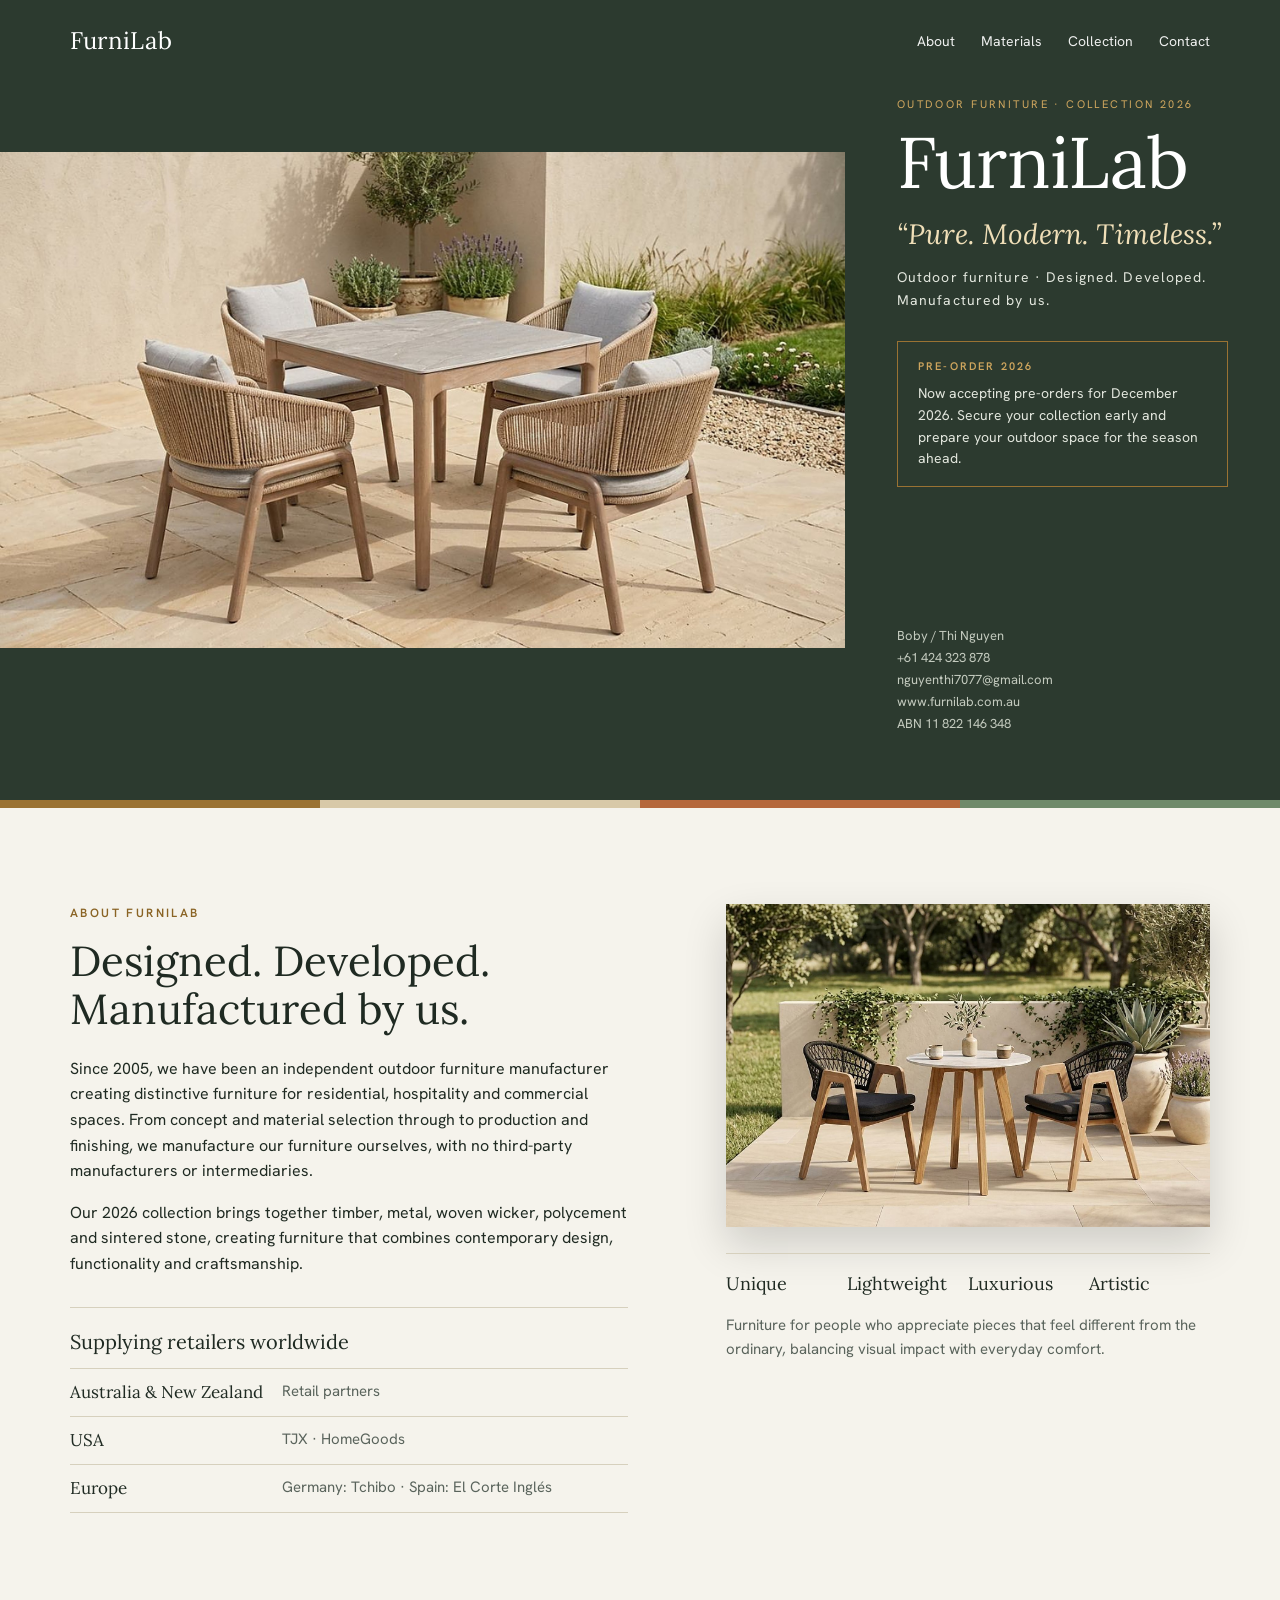
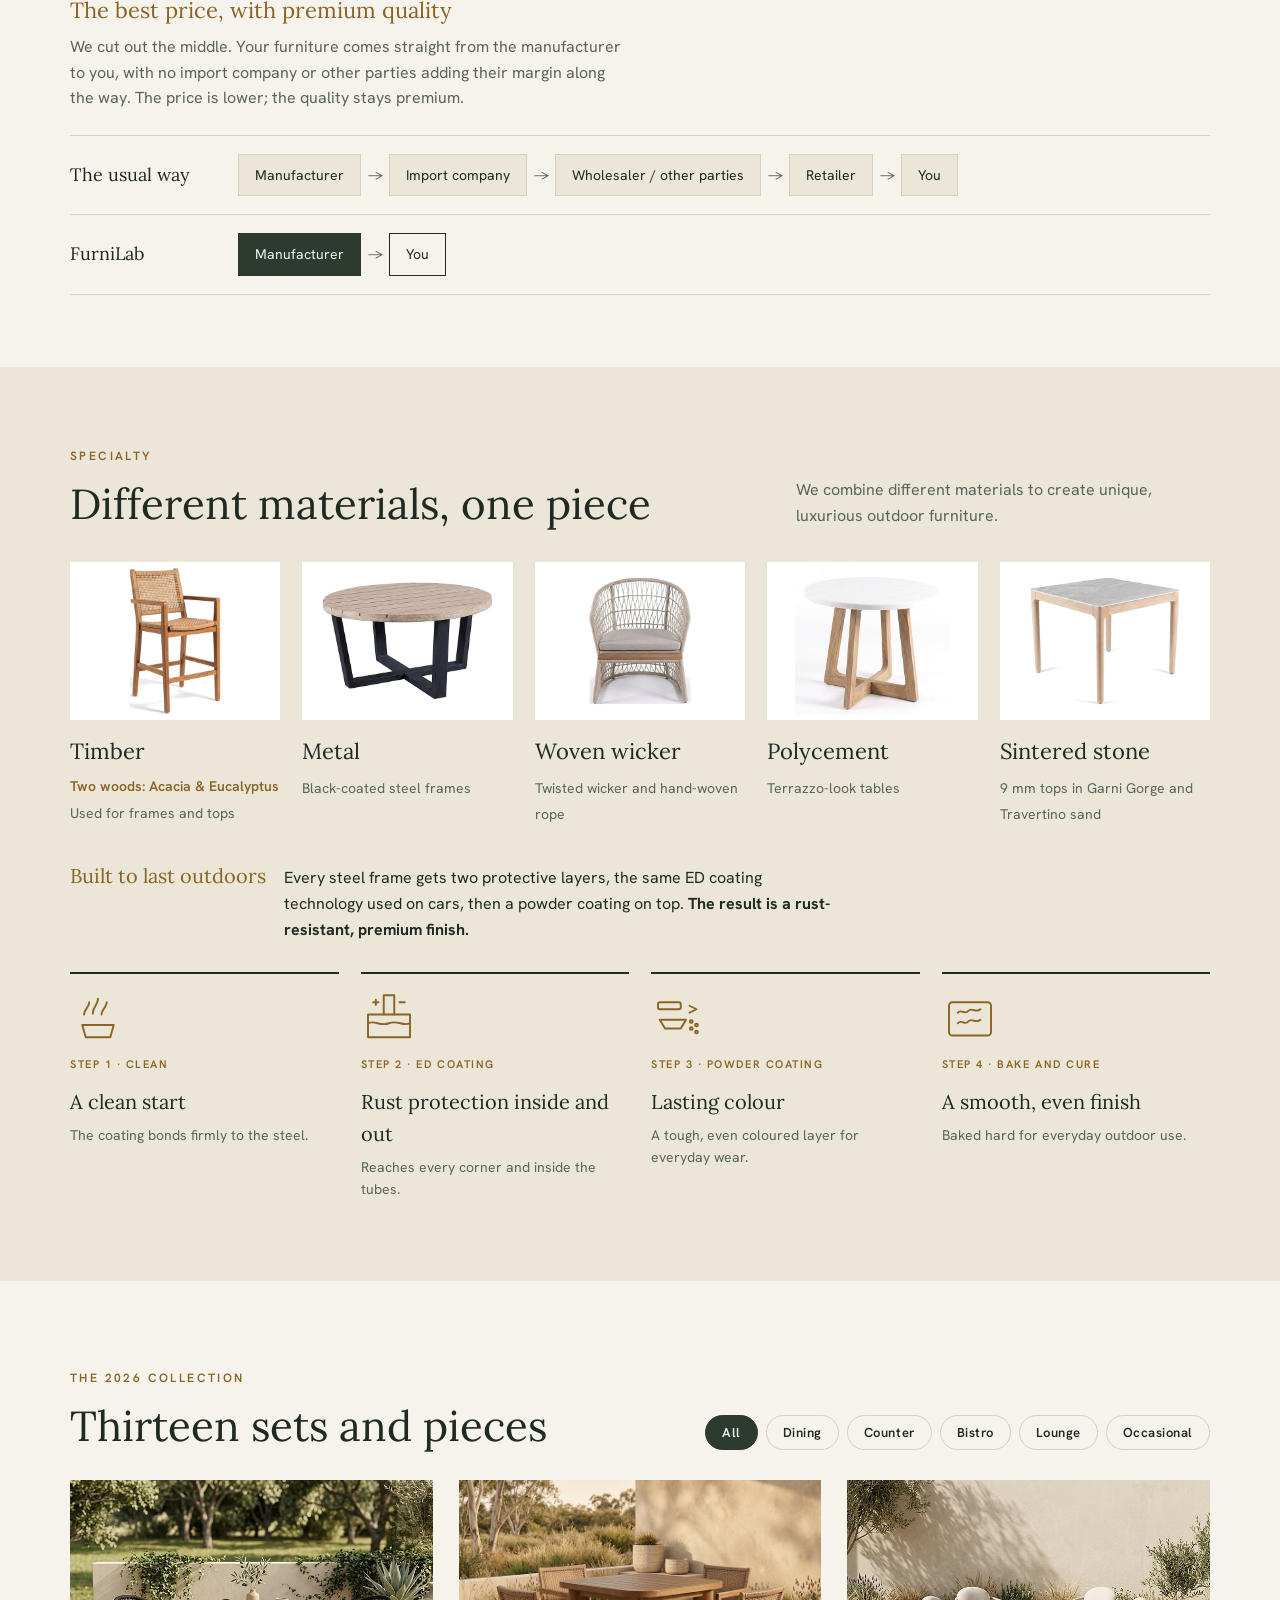
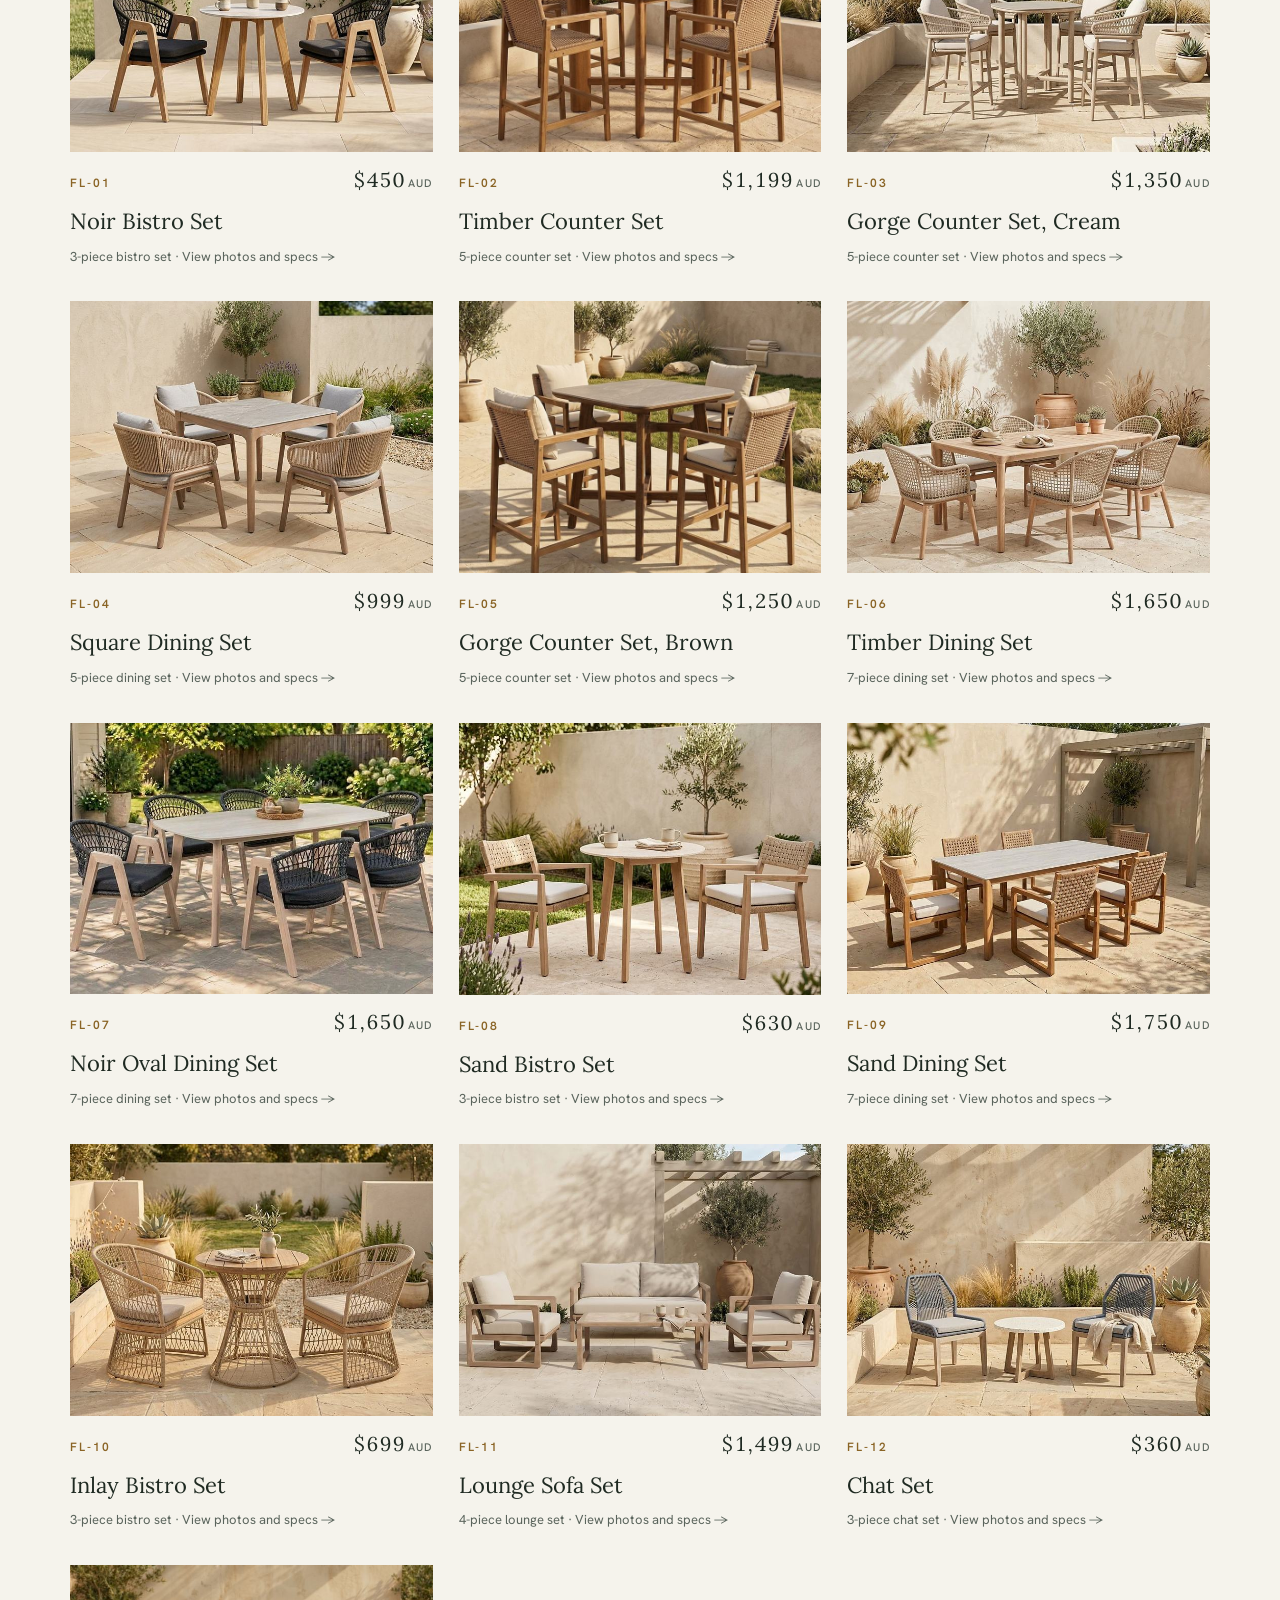
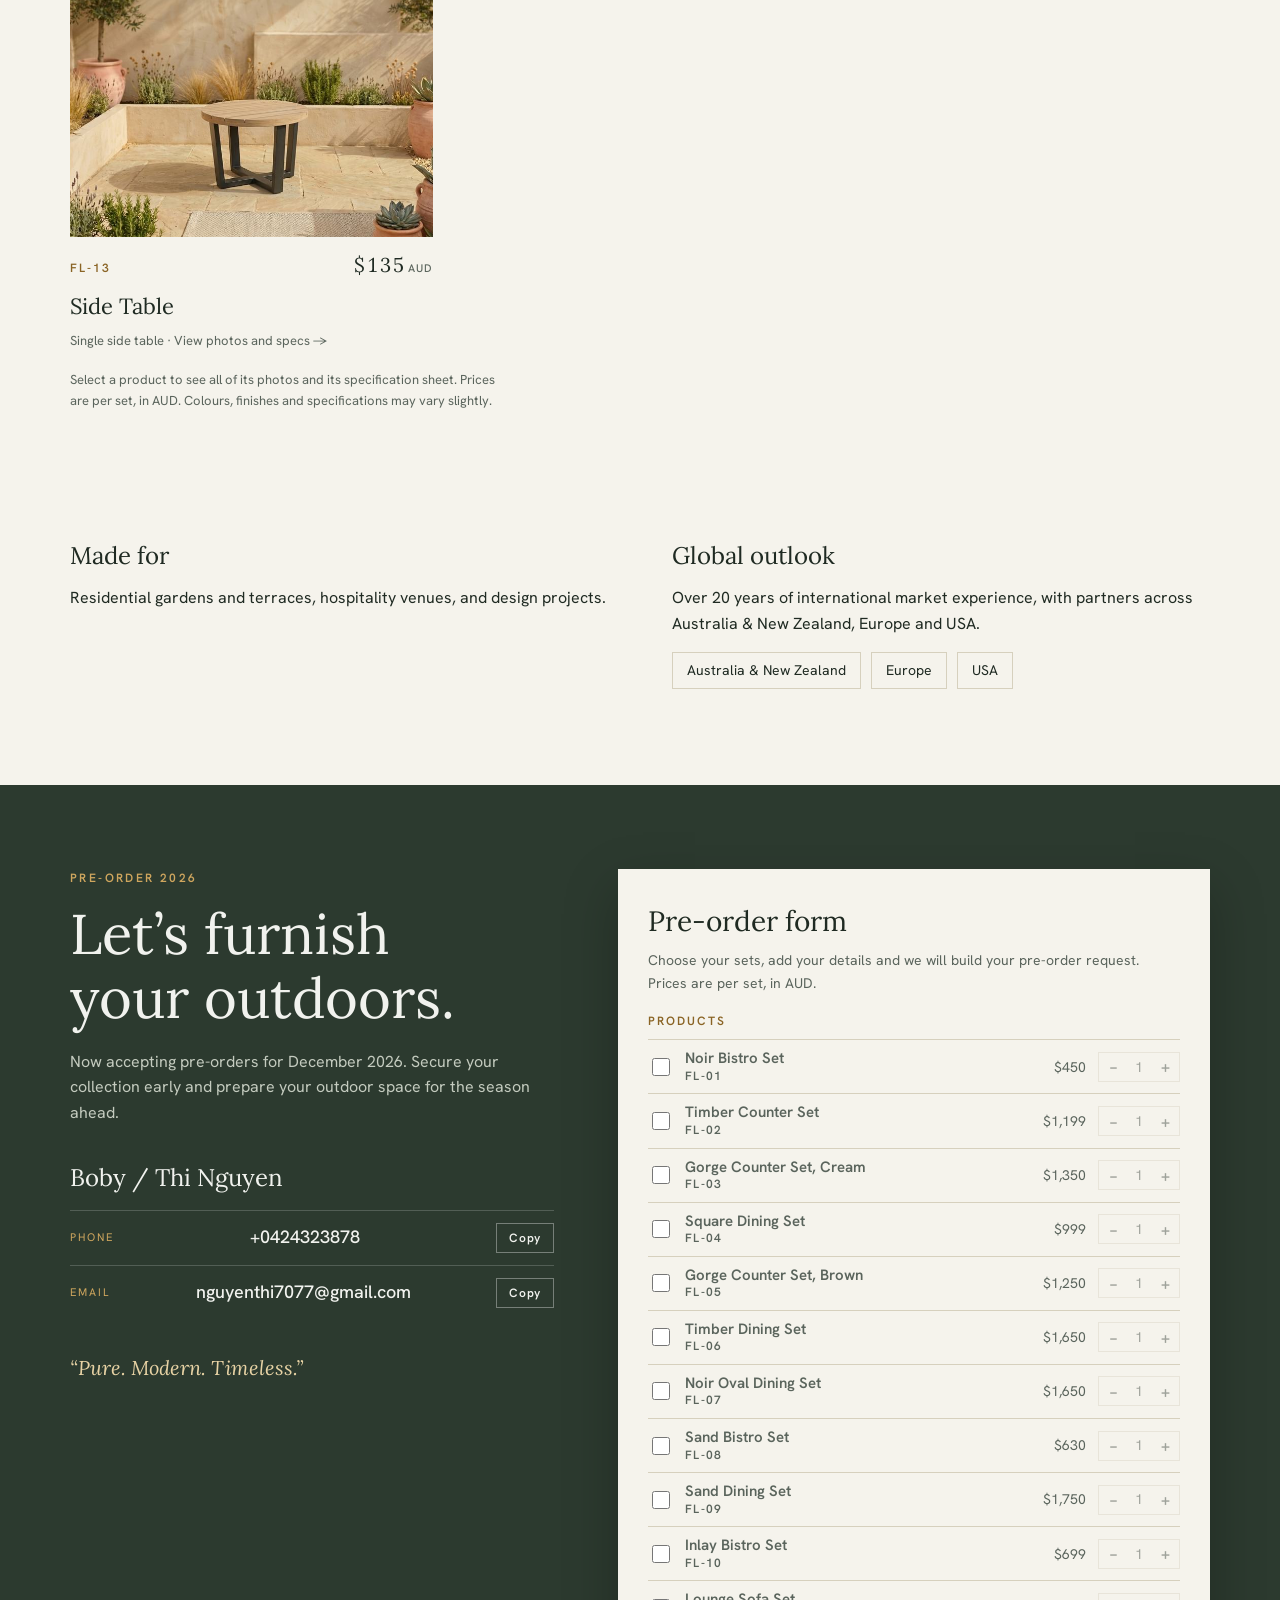
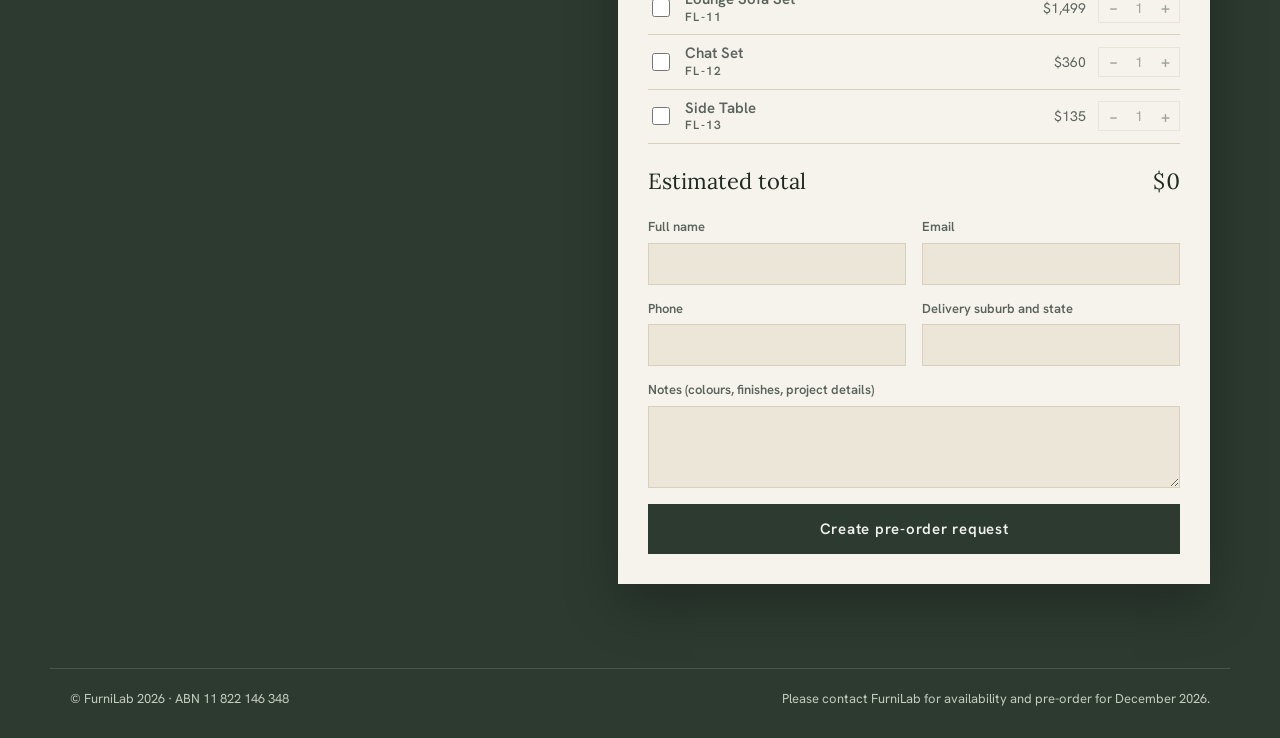
<file: furnilab-site/index.html>
<!doctype html>
<html lang="en">
<head>
<meta charset="utf-8">
<meta name="viewport" content="width=device-width,initial-scale=1,viewport-fit=cover">
<meta name="description" content="FurniLab is an independent outdoor furniture manufacturer. Browse the 2026 collection and pre-order for December 2026.">
<title>FurniLab</title>
<link rel="stylesheet" href="https://fonts.googleapis.com/css2?family=Lora:ital,wght@0,400;0,500;1,400&family=Hanken+Grotesk:wght@400;500;600&display=swap">
<style>
/* Layout: full-bleed terrace hero with a deep-green name panel, then a wide editorial column, a filterable collection grid, and a green contact band. */
:root{
  --bg:#f5f3ec; --surface:#ebe6d8; --ink:#1f2a22; --muted:#5a645c; --line:#d6d0bd;
  --green:#2c3a2f; --on-green:#f1f2ee; --on-green-muted:#c4cbbf; --accent:#8a6425; --accent-on-green:#cfa65e;
  --display:'Lora',Georgia,serif; --body:'Hanken Grotesk',Arial,sans-serif;
}
@media (prefers-color-scheme:dark){:root:not([data-theme="light"]){
  --bg:#161b17; --surface:#1f2721; --ink:#eceee8; --muted:#a2ada4; --line:#323d35;
  --green:#0f1511; --on-green:#eceee8; --on-green-muted:#a9b3ab; --accent:#cfa65e; --accent-on-green:#cfa65e; color-scheme:dark}}
:root[data-theme="dark"]{
  --bg:#161b17; --surface:#1f2721; --ink:#eceee8; --muted:#a2ada4; --line:#323d35;
  --green:#0f1511; --on-green:#eceee8; --on-green-muted:#a9b3ab; --accent:#cfa65e; --accent-on-green:#cfa65e; color-scheme:dark}
*{box-sizing:border-box}
html{scroll-behavior:smooth}
body{margin:0;background:var(--bg);color:var(--ink);font-family:var(--body);font-size:16px;line-height:1.6;-webkit-font-smoothing:antialiased}
img{display:block;max-width:100%}
a{color:inherit}
:focus-visible{outline:2px solid var(--accent);outline-offset:3px}
.wrap{max-width:1180px;margin:0 auto;padding-left:max(20px,env(safe-area-inset-left,0px));padding-right:max(20px,env(safe-area-inset-right,0px))}
.eyebrow{font-size:12px;letter-spacing:.2em;text-transform:uppercase;color:var(--accent);font-weight:600;margin:0 0 14px}
h1,h2,h3{font-family:var(--display);font-weight:400;margin:0;text-wrap:balance}
h2{font-size:clamp(28px,4vw,42px);line-height:1.15}
p{margin:0 0 1em;max-width:62ch}

/* header */
.top{position:absolute;inset:0 0 auto 0;z-index:5;color:#fff}
.top .wrap{display:flex;align-items:center;justify-content:space-between;padding-block:22px;gap:16px}
.logo{font-family:var(--display);font-size:24px;text-decoration:none;letter-spacing:.01em}
.top nav{display:flex;gap:26px;font-size:14px}
.top nav a{text-decoration:none;opacity:.92}
.top nav a:hover{opacity:1;text-decoration:underline;text-underline-offset:5px}

/* hero */
.hero{position:relative;min-height:640px;display:flex;align-items:flex-end;background:#2c3a2f url("img/hero.jpg") center 55%/cover no-repeat;color:#fff}
.hero::before{content:"";position:absolute;inset:0;background:linear-gradient(180deg,rgba(15,21,17,.55) 0,rgba(15,21,17,0) 28%,rgba(15,21,17,0) 45%,rgba(15,21,17,.78) 100%)}
.hero .wrap{position:relative;padding-block:0 56px;width:100%}
.hero h1{font-size:clamp(54px,11vw,128px);line-height:.95;letter-spacing:-.01em}
.hero .tag{font-family:var(--display);font-style:italic;font-size:clamp(20px,2.6vw,28px);margin:16px 0 0;color:#f0dfb8}
.hero .sub{margin:10px 0 0;font-size:14px;letter-spacing:.08em;color:#e2e6dd}
/* Wide screens: same layout as the catalogue cover - a green page, the photo as a landscape block on the left, text column on the right */
.hero-x{display:none}
@media (min-width:1000px){
  .hero{background:#2c3a2f;min-height:800px;align-items:stretch}
  .hero{--f:min(100vw,1280px);--o:calc((100vw - var(--f))/2)}
  .hero::before{inset:19% auto 19% var(--o);width:calc(var(--f)*.66);background:url("img/hero.jpg") center 62%/cover no-repeat}
  .hero .wrap{max-width:none;width:calc(var(--f)*.34);margin:0 0 0 calc(var(--o) + var(--f)*.66);padding:96px 52px 52px 52px;display:flex;flex-direction:column}
  .hero h1{font-size:clamp(48px,5.6vw,84px)}
  .hero-x{display:block}
  .hero .eyebrow-h{font-size:11px;letter-spacing:.22em;text-transform:uppercase;color:#cfa65e;margin:0 0 14px}
  .hero .preorder{margin-top:30px;border:1px solid #9a7233;padding:16px 20px;font-size:14px;line-height:1.55;color:#e2e6dd}
  .hero .preorder b{display:block;font-size:11px;letter-spacing:.2em;text-transform:uppercase;color:#cfa65e;margin-bottom:8px;font-weight:600}
  .hero .contact-x{margin-top:auto;font-size:13px;line-height:1.7;color:#c4cbbf}
}
.strip{height:8px;background:linear-gradient(90deg,#9a7233 0 25%,#d8c9a8 25% 50%,#b5683c 50% 75%,#6f8a6a 75%)}

/* about */
.about{padding-block:96px 72px}
.about .grid{display:grid;grid-template-columns:1.1fr .9fr;gap:64px;align-items:start}
.about h2{margin-bottom:22px}
.about .photo{aspect-ratio:3/2;object-fit:cover;width:100%;height:auto;box-shadow:0 18px 40px rgba(0,0,0,.16)}
.about .side .pillars{margin-top:26px}
.about .side .pillars div{font-size:18px;padding-right:8px}
.pillars{display:grid;grid-template-columns:repeat(4,1fr);gap:0;margin-top:34px;border-top:1px solid var(--line)}
.pillars div{padding:16px 14px 0 0;font-family:var(--display);font-size:20px}
.pillars small{display:block;font-family:var(--body);font-size:13px;color:var(--muted);margin-top:4px;line-height:1.45}

/* price route */
.route{margin-top:64px}
.route h3{font-size:22px;color:var(--accent);margin-bottom:6px}
.route>p{max-width:62ch;color:var(--muted);margin:0 0 24px}
.rt{display:grid;grid-template-columns:150px 1fr;gap:18px;align-items:center;padding:18px 0;border-top:1px solid var(--line)}
.rt:last-of-type{border-bottom:1px solid var(--line)}
.rt>b{font-family:var(--display);font-weight:400;font-size:18px}
.rt ol{list-style:none;margin:0;padding:0;display:flex;flex-wrap:wrap;gap:8px 0;align-items:center}
.rt li{padding:9px 16px;border:1px solid var(--line);font-size:14px;background:var(--surface)}
.rt li+li:before{content:"\2192";position:absolute;margin-left:-22px;color:var(--muted)}
.rt li{position:relative;margin-left:28px}
.rt li:first-child{margin-left:0}
.rt li+li:before{left:0;margin:0;transform:translateX(-22px)}
.rt.us li{background:var(--green);color:var(--on-green);border-color:var(--green)}
.rt.us li.you{background:none;color:var(--ink);border-color:var(--ink)}
.rt small{display:block;margin-top:10px;font-size:13px;color:var(--muted);flex-basis:100%}
@media (max-width:640px){.rt{grid-template-columns:1fr;gap:10px}}

/* materials */
.materials{background:var(--surface);padding-block:80px}
.materials .head{display:flex;justify-content:space-between;gap:40px;flex-wrap:wrap;align-items:end;margin-bottom:34px}
.mat-list{display:grid;grid-template-columns:repeat(5,1fr);gap:22px}
.mat-list div{padding:0}
.mat-list img{display:block;width:100%;height:auto;aspect-ratio:4/3;object-fit:cover;margin-bottom:14px}
.mat-list b{display:block;font-family:var(--display);font-weight:400;font-size:22px;margin-bottom:6px}
.mat-list span{font-size:14px;color:var(--muted)}
.mat-list .wood strong{display:block;color:var(--accent);font-weight:600;margin-bottom:2px}
.ed-steps{list-style:none;margin:30px 0 0;padding:0;display:grid;grid-template-columns:repeat(4,1fr);gap:22px;counter-reset:n}
.ed-steps li{display:flex;flex-direction:column;gap:6px;color:var(--accent);border-top:2px solid var(--ink);padding-top:16px}
.ed-steps b{font-family:var(--display);font-weight:400;font-size:20px;color:var(--ink);margin-top:6px}
.ed-steps span{font-size:14px;color:var(--muted)}
.ed-steps .lbl{font-style:normal;font-size:11px;letter-spacing:.14em;text-transform:uppercase;color:var(--accent);font-weight:600;margin-top:4px}
.cmp{margin-top:44px}
.cmp h3{font-size:20px;color:var(--accent);margin-bottom:14px}
.cmp-r{display:grid;grid-template-columns:150px 1fr 1fr;gap:20px;padding:12px 0;border-top:1px solid var(--line);font-size:14px}
.cmp-r:last-child{border-bottom:1px solid var(--line)}
.cmp-r span:first-child{font-weight:600}
.cmp-h{font-family:var(--display);font-size:18px;border-top:2px solid var(--ink)}
.cmp-note{font-size:13px;color:var(--muted);margin:12px 0 0;max-width:70ch}
.ed{margin-top:34px;display:grid;grid-template-columns:auto 1fr;gap:18px;align-items:baseline;max-width:820px}
.ed h3{font-size:20px;color:var(--accent)}
.ed p{margin:0}

/* collection */
.collection{padding-block:88px 40px}
.collection .head{display:flex;justify-content:space-between;align-items:end;gap:24px;flex-wrap:wrap;margin-bottom:30px}
.chips{display:flex;flex-wrap:wrap;gap:8px}
.chip{font:600 13px var(--body);letter-spacing:.04em;padding:8px 16px;border:1px solid var(--line);background:transparent;color:var(--ink);cursor:pointer;border-radius:999px}
.chip[aria-pressed="true"]{background:var(--green);border-color:var(--green);color:var(--on-green)}
.cards{display:grid;grid-template-columns:repeat(3,1fr);gap:34px 26px}
.card{text-decoration:none;color:inherit;display:flex;flex-direction:column;gap:12px;min-width:0}
.card[hidden]{display:none}
.card .ph{aspect-ratio:4/3;overflow:hidden;background:var(--surface)}
.card img{width:100%;height:100%;object-fit:cover;transition:transform .5s}
.card:hover img{transform:scale(1.03)}
.card .row{display:flex;justify-content:space-between;align-items:baseline;gap:12px}
.card .more{font-size:13px;color:var(--muted)}.card:hover .more{color:var(--accent)}.card:hover h3{text-decoration:underline;text-underline-offset:5px}.card .code{font-size:12px;letter-spacing:.16em;color:var(--accent);font-weight:600}
.card h3{font-size:22px;line-height:1.2}
.price{font-family:var(--display);font-size:20px;white-space:nowrap;font-variant-numeric:tabular-nums}
.price small{font:500 11px var(--body);letter-spacing:.12em;color:var(--muted);margin-left:3px}
.occ{margin-top:44px;border-top:1px solid var(--line)}
.occ .r{text-decoration:none;color:inherit;display:grid;grid-template-columns:90px 1fr auto;gap:12px;padding:16px 0;border-bottom:1px solid var(--line);align-items:baseline}
.occ .r .code{font-size:12px;letter-spacing:.16em;color:var(--accent);font-weight:600}
.occ .r[hidden]{display:none}
.note{font-size:13px;color:var(--muted);margin-top:18px}

/* reach */
.reach{padding-block:72px 96px}
.reach .grid{display:grid;grid-template-columns:1fr 1fr;gap:64px}
.reach h3{font-size:24px;margin-bottom:10px}
.clients{margin-top:18px;border-top:1px solid var(--line)}
.clients div{display:grid;grid-template-columns:230px 1fr;gap:12px;padding:11px 0;border-bottom:1px solid var(--line);font-size:15px}
.clients b{font-family:var(--display);font-weight:400;font-size:17px}
.clients span{color:var(--muted)}
@media (max-width:480px){.clients div{grid-template-columns:1fr;gap:2px}}
.about .supply{margin-top:30px;padding-top:18px;border-top:1px solid var(--line)}
.about .supply .clients{display:block;margin-top:10px;border-top:1px solid var(--line)}
.about .supply .clients>span{display:grid;grid-template-columns:200px 1fr;gap:12px;padding:10px 0;border-bottom:1px solid var(--line);font-size:15px;color:var(--muted)}
.about .supply .clients i{font-style:normal;font-family:var(--display);font-size:17px;color:var(--ink)}
@media (max-width:480px){.about .supply .clients>span{grid-template-columns:1fr;gap:2px}}
.about .supply b{display:block;font-family:var(--display);font-weight:400;font-size:20px;margin-bottom:2px}
.regions{display:flex;gap:10px;flex-wrap:wrap;margin-top:16px}
.regions span{border:1px solid var(--line);padding:6px 14px;font-size:14px}

/* contact */
.contact{background:var(--green);color:var(--on-green);padding-block:84px}
.contact .eyebrow{color:var(--accent-on-green)}
.contact h2{font-size:clamp(32px,5vw,56px);max-width:16ch}
.contact .lead{color:var(--on-green-muted);margin-top:18px}
.contact .person{margin-top:34px;display:grid;gap:12px;max-width:520px}
.contact .name{font-family:var(--display);font-size:24px}
.line{display:flex;align-items:center;justify-content:space-between;gap:14px;border-top:1px solid rgba(255,255,255,.18);padding-top:12px;flex-wrap:wrap}
.line span{font-size:11px;letter-spacing:.18em;text-transform:uppercase;color:var(--accent-on-green)}
.line b{font-weight:500;font-size:18px;user-select:all;overflow-wrap:anywhere}
.copy{font:600 12px var(--body);letter-spacing:.06em;color:var(--on-green);background:transparent;border:1px solid rgba(255,255,255,.35);padding:6px 12px;cursor:pointer}
.copy:hover{background:rgba(255,255,255,.1)}
.contact .quote{font-family:var(--display);font-style:italic;font-size:20px;color:#e8d3a5;margin-top:44px}
footer{background:var(--green);color:var(--on-green-muted);font-size:13px;padding-block:0 28px}
footer .wrap{border-top:1px solid rgba(255,255,255,.14);padding-top:20px;display:flex;justify-content:space-between;gap:12px;flex-wrap:wrap}

@media (max-width:900px){
  .about .grid,.reach .grid{grid-template-columns:1fr;gap:36px}
  .about .photo{aspect-ratio:4/3}
  .mat-list{grid-template-columns:repeat(2,1fr)}
  .ed-steps{grid-template-columns:repeat(2,1fr)}
  .cards{grid-template-columns:repeat(2,1fr)}
  .pillars{grid-template-columns:repeat(2,1fr);row-gap:10px}
}
@media (max-width:560px){
  .top nav{gap:14px;font-size:13px}
  .top nav a:nth-child(n+3){display:none}
  .hero{min-height:560px}
  .cards{grid-template-columns:1fr}
  .about{padding-block:64px 48px}
  .ed{grid-template-columns:1fr;gap:6px}
  .ed-steps{grid-template-columns:1fr}
  .cmp-r{grid-template-columns:1fr;gap:4px}
  .cmp-h{display:none}
  .cmp-r span:nth-child(2)::before{content:"ED coating: ";font-weight:600}
  .cmp-r span:nth-child(3)::before{content:"Powder coating: ";font-weight:600}
  .cmp-h span::before{content:none!important}
  .occ .r{grid-template-columns:70px 1fr auto}
}
@media (prefers-reduced-motion:reduce){html{scroll-behavior:auto}.card img{transition:none}}

.cgrid{display:grid;grid-template-columns:.9fr 1.1fr;gap:64px;align-items:start}
.cinfo{min-width:0}
.po{background:var(--bg);color:var(--ink);padding:30px;min-width:0;box-shadow:0 20px 50px rgba(0,0,0,.25)}
.po h3{font-size:28px;margin-bottom:6px}
.po .hint{color:var(--muted);font-size:14px;margin-bottom:18px}
.po fieldset{border:0;padding:0;margin:0 0 6px;min-width:0}
.po legend{font-size:12px;letter-spacing:.16em;text-transform:uppercase;color:var(--accent);font-weight:600;padding:0 0 8px}
.po .it{display:grid;grid-template-columns:auto 1fr auto auto;gap:12px;align-items:center;padding:9px 0;border-top:1px solid var(--line)}
.po .it:last-child{border-bottom:1px solid var(--line)}
.po .it input[type=checkbox]{width:18px;height:18px;accent-color:var(--green)}
.po .it label{display:block;min-width:0;cursor:pointer;font-size:15px;line-height:1.3}
.po .it label small{display:block;color:var(--muted);font-size:12px;letter-spacing:.1em}
.po .it .p{font-variant-numeric:tabular-nums;font-size:14px;color:var(--muted);white-space:nowrap}
.po .qty{display:flex;align-items:center;border:1px solid var(--line);opacity:.4}
.po .it.on .qty{opacity:1}
.po .qty button{width:28px;height:28px;border:0;background:transparent;color:var(--ink);font:600 16px var(--body);cursor:pointer}
.po .qty output{min-width:24px;text-align:center;font-size:14px;font-variant-numeric:tabular-nums}
.po .total{display:flex;justify-content:space-between;align-items:baseline;padding:14px 0 18px;font-family:var(--display);font-size:22px}
.po .total b{font-weight:400;font-variant-numeric:tabular-nums}
.po .fields{display:grid;grid-template-columns:1fr 1fr;gap:14px 16px;margin-bottom:14px}
.po label{font-size:13px;font-weight:600;color:var(--muted);display:block;min-width:0}
.po input[type=text],.po input:not([type]),.po input[type=email],.po input[type=tel],.po textarea{display:block;width:100%;margin-top:5px;padding:10px 12px;font:400 15px var(--body);color:var(--ink);background:var(--surface);border:1px solid var(--line);border-radius:0}
.po textarea{resize:vertical}
.po .err{color:#b3261e;font-size:14px;margin:12px 0 0}
:root[data-theme="dark"] .po .err{color:#ff9e94}
@media (prefers-color-scheme:dark){:root:not([data-theme="light"]) .po .err{color:#ff9e94}}
.po .submit{margin-top:16px;width:100%;background:var(--green);color:var(--on-green);border:0;padding:15px;font:600 15px var(--body);letter-spacing:.05em;cursor:pointer}
.po .submit:hover{filter:brightness(1.15)}
.po .result{margin-top:22px;padding-top:20px;border-top:2px solid var(--ink)}
.po .result h4{font:400 22px var(--display);margin:0 0 8px}
.po .result p{font-size:14px;color:var(--muted)}
.po .result textarea{font-size:13px;font-family:ui-monospace,Menlo,monospace}
.po .actions{display:flex;gap:12px;flex-wrap:wrap;margin-top:12px}
.po .copy2,.po .mail{font:600 14px var(--body);padding:11px 18px;border:1px solid var(--ink);background:transparent;color:var(--ink);cursor:pointer;text-decoration:none}
.po .copy2{background:var(--ink);color:var(--bg)}
@media (max-width:900px){.cgrid{grid-template-columns:1fr;gap:40px}}
@media (max-width:560px){.po{padding:20px 16px}.po .fields{grid-template-columns:1fr}.po .it{grid-template-columns:auto 1fr auto;row-gap:6px}.po .it .p{grid-column:2}.po .it .qty{grid-column:3;grid-row:1 / span 2}}
</style>
</head>
<body>

<header class="top"><div class="wrap"><a class="logo" href="#top">FurniLab</a><nav><a href="#about">About</a><a href="#materials">Materials</a><a href="#collection">Collection</a><a href="#contact">Contact</a></nav></div></header>

<section class="hero" id="top">
  <div class="wrap">
    <p class="eyebrow-h hero-x">Outdoor furniture &middot; Collection 2026</p>
    <h1>FurniLab</h1>
    <p class="tag">&ldquo;Pure. Modern. Timeless.&rdquo;</p>
    <p class="sub">Outdoor furniture &middot; Designed. Developed. Manufactured by us.</p>
    <div class="preorder hero-x"><b>Pre-order 2026</b>Now accepting pre-orders for December 2026. Secure your collection early and prepare your outdoor space for the season ahead.</div>
    <p class="contact-x hero-x">Boby / Thi Nguyen<br>+61 424 323 878<br>nguyenthi7077@gmail.com<br>www.furnilab.com.au<br>ABN 11 822 146 348</p>
  </div>
</section>
<div class="strip"></div>

<section class="about" id="about"><div class="wrap grid">
  <div>
    <p class="eyebrow">About FurniLab</p>
    <h2>Designed. Developed. Manufactured by us.</h2>
    <p>Since 2005, we have been an independent outdoor furniture manufacturer creating distinctive furniture for residential, hospitality and commercial spaces. From concept and material selection through to production and finishing, we manufacture our furniture ourselves, with no third-party manufacturers or intermediaries.</p>
    <p>Our 2026 collection brings together timber, metal, woven wicker, polycement and sintered stone, creating furniture that combines contemporary design, functionality and craftsmanship.</p>
    <p class="supply"><b>Supplying retailers worldwide</b><span class="clients" aria-label="Our clients"><span><i>Australia &amp; New Zealand</i>Retail partners</span><span><i>USA</i>TJX &middot; HomeGoods</span><span><i>Europe</i>Germany: Tchibo &middot; Spain: El Corte Ingl&eacute;s</span></span></p>
  </div>
  <div class="side">
    <img class="photo" src="img/fl01-life.jpg" alt="The Noir Bistro Set, a round timber table with two black-cushioned armchairs, in a sunlit garden" width="1600" height="1065" loading="lazy">
    <div class="pillars" aria-label="Why FurniLab">
      <div>Unique</div><div>Lightweight</div><div>Luxurious</div><div>Artistic</div>
    </div>
    <p style="margin-top:14px;color:var(--muted);font-size:15px">Furniture for people who appreciate pieces that feel different from the ordinary, balancing visual impact with everyday comfort.</p>
  </div>
</div>
  <div class="wrap route">
    <h3>The best price, with premium quality</h3>
    <p>We cut out the middle. Your furniture comes straight from the manufacturer to you, with no import company or other parties adding their margin along the way. The price is lower; the quality stays premium.</p>
    <div class="rt"><b>The usual way</b><ol><li>Manufacturer</li><li>Import company</li><li>Wholesaler / other parties</li><li>Retailer</li><li class="you">You</li></ol></div>
    <div class="rt us"><b>FurniLab</b><ol><li>Manufacturer</li><li class="you">You</li></ol></div>
  </div>
</section>

<section class="materials" id="materials"><div class="wrap">
  <div class="head">
    <div><p class="eyebrow">Specialty</p><h2>Different materials, one piece</h2></div>
    <p style="max-width:46ch;margin:0;color:var(--muted)">We combine different materials to create unique, luxurious outdoor furniture.</p>
  </div>
  <div class="mat-list">
    <div><img src="img/mat-timber.jpg" alt="Timber bar stool with woven seat and back on a white background" width="640" height="480" loading="lazy"><b>Timber</b><span class="wood"><strong>Two woods: Acacia &amp; Eucalyptus</strong>Used for frames and tops</span></div>
    <div><img src="img/mat-metal.jpg" alt="Round timber-top table with black-coated steel legs on a white background" width="640" height="480" loading="lazy"><b>Metal</b><span>Black-coated steel frames</span></div>
    <div><img src="img/mat-wicker.jpg" alt="Woven wicker and rope armchair on a white background" width="640" height="480" loading="lazy"><b>Woven wicker</b><span>Twisted wicker and hand-woven rope</span></div>
    <div><img src="img/mat-polycement.jpg" alt="Terrazzo-look polycement table on timber legs on a white background" width="640" height="480" loading="lazy"><b>Polycement</b><span>Terrazzo-look tables</span></div>
    <div><img src="img/mat-stone.jpg" alt="Sintered stone top table on timber legs on a white background" width="640" height="480" loading="lazy"><b>Sintered stone</b><span>9 mm tops in Garni Gorge and Travertino sand</span></div>
  </div>
  <div class="ed">
    <h3>Built to last outdoors</h3>
    <p>Every steel frame gets two protective layers, the same ED coating technology used on cars, then a powder coating on top. <strong>The result is a rust-resistant, premium finish.</strong></p>
  </div>
  <ol class="ed-steps">
    <li><svg viewBox="0 0 64 64" width="56" height="56" fill="none" stroke="currentColor" stroke-width="2.2" stroke-linecap="round" stroke-linejoin="round" aria-hidden="true"><path d="M14 40h36l-4 14H18z"/><path d="M22 14c0 6-6 8-6 14M32 10c0 7-6 9-6 17M42 14c0 6-6 8-6 14"/></svg><em class="lbl">Step 1 · Clean</em><b>A clean start</b><span>The coating bonds firmly to the steel.</span></li>
    <li><svg viewBox="0 0 64 64" width="56" height="56" fill="none" stroke="currentColor" stroke-width="2.2" stroke-linecap="round" stroke-linejoin="round" aria-hidden="true"><path d="M8 28h48v26H8z"/><path d="M8 38c8-4 14 4 24 0s16 4 24 0"/><path d="M26 6v22M38 6v22M26 6h12"/><path d="M14 14h6M17 11v6M44 14h6"/></svg><em class="lbl">Step 2 · ED coating</em><b>Rust protection inside and out</b><span>Reaches every corner and inside the tubes.</span></li>
    <li><svg viewBox="0 0 64 64" width="56" height="56" fill="none" stroke="currentColor" stroke-width="2.2" stroke-linecap="round" stroke-linejoin="round" aria-hidden="true"><path d="M10 44h30l-6 10H16z" transform="translate(0 -10)"/><path d="M44 18l8 4-8 4"/><circle cx="46" cy="36" r="1.6"/><circle cx="52" cy="40" r="1.6"/><circle cx="46" cy="44" r="1.6"/><circle cx="52" cy="48" r="1.6"/><rect x="8" y="14" width="26" height="8" rx="2"/></svg><em class="lbl">Step 3 · Powder coating</em><b>Lasting colour</b><span>A tough, even coloured layer for everyday wear.</span></li>
    <li><svg viewBox="0 0 64 64" width="56" height="56" fill="none" stroke="currentColor" stroke-width="2.2" stroke-linecap="round" stroke-linejoin="round" aria-hidden="true"><rect x="8" y="14" width="48" height="38" rx="4"/><path d="M18 26c4-5 8 3 12-2s8 3 14-2M18 38c4-5 8 3 12-2s8 3 14-2"/></svg><em class="lbl">Step 4 · Bake and cure</em><b>A smooth, even finish</b><span>Baked hard for everyday outdoor use.</span></li>
  </ol>
</div></section>

<section class="collection" id="collection"><div class="wrap">
  <div class="head">
    <div><p class="eyebrow">The 2026 collection</p><h2>Thirteen sets and pieces</h2></div>
    <div class="chips" role="group" aria-label="Filter the collection">
      <button class="chip" data-f="all" aria-pressed="true">All</button>
      <button class="chip" data-f="dining" aria-pressed="false">Dining</button>
      <button class="chip" data-f="counter" aria-pressed="false">Counter</button>
      <button class="chip" data-f="bistro" aria-pressed="false">Bistro</button>
      <button class="chip" data-f="lounge" aria-pressed="false">Lounge</button>
      <button class="chip" data-f="occasional" aria-pressed="false">Occasional</button>
    </div>
  </div>
  <div class="cards" id="cards"></div>
  <p class="note">Select a product to see all of its photos and its specification sheet. Prices are per set, in AUD. Colours, finishes and specifications may vary slightly.</p>
</div></section>

<section class="reach"><div class="wrap grid">
  <div><h3>Made for</h3><p>Residential gardens and terraces, hospitality venues, and design projects.</p></div>
  <div><h3>Global outlook</h3><p>Over 20 years of international market experience, with partners across Australia &amp; New Zealand, Europe and USA.</p>
    <div class="regions"><span>Australia &amp; New Zealand</span><span>Europe</span><span>USA</span></div></div>
</div></section>

<section class="contact" id="contact"><div class="wrap cgrid">
  <div class="cinfo">
    <p class="eyebrow">Pre-order 2026</p>
    <h2>Let&rsquo;s furnish your outdoors.</h2>
    <p class="lead">Now accepting pre-orders for December 2026. Secure your collection early and prepare your outdoor space for the season ahead.</p>
    <div class="person">
      <div class="name">Boby / Thi Nguyen</div>
      <div class="line"><span>Phone</span><b>+0424323878</b><button class="copy" type="button" data-copy="+0424323878">Copy</button></div>
      <div class="line"><span>Email</span><b>nguyenthi7077@gmail.com</b><button class="copy" type="button" data-copy="nguyenthi7077@gmail.com">Copy</button></div>
    </div>
    <p class="quote">&ldquo;Pure. Modern. Timeless.&rdquo;</p>
  </div>
  <form class="po" id="preorder" novalidate>
    <h3>Pre-order form</h3>
    <p class="hint">Choose your sets, add your details and we will build your pre-order request. Prices are per set, in AUD.</p>
    <fieldset class="items"><legend>Products</legend><div id="poItems"></div></fieldset>
    <div class="total"><span>Estimated total</span><b id="poTotal">$0</b></div>
    <div class="fields">
      <label for="poName">Full name<input id="poName" name="name" autocomplete="name" required></label>
      <label for="poEmail">Email<input id="poEmail" name="email" type="email" autocomplete="email" required></label>
      <label for="poPhone">Phone<input id="poPhone" name="phone" type="tel" autocomplete="tel"></label>
      <label for="poWhere">Delivery suburb and state<input id="poWhere" name="where" autocomplete="address-level2"></label>
    </div>
    <label for="poNotes" class="notes">Notes (colours, finishes, project details)<textarea id="poNotes" name="notes" rows="3"></textarea></label>
    <p class="err" id="poErr" role="alert" hidden></p>
    <button class="submit" type="submit">Create pre-order request</button>
    <div class="result" id="poResult" hidden>
      <h4>Your pre-order request is ready</h4>
      <p>It has not been sent yet. Copy it and send it to <b>nguyenthi7077@gmail.com</b>, or message <b>+0424323878</b>, and Boby / Thi will confirm your pre-order.</p>
      <textarea id="poText" readonly rows="10" aria-label="Pre-order request text"></textarea>
      <div class="actions"><button type="button" class="copy2" id="poCopy">Copy request</button><a id="poMail" class="mail" href="#">Open in email app</a></div>
    </div>
  </form>
</div></section>
<footer><div class="wrap"><span>&copy; FurniLab 2026 &middot; ABN 11 822 146 348</span><span>Please contact FurniLab for availability and pre-order for December 2026.</span></div></footer>

<script>
var ITEMS=[["FL-01", "Noir Bistro Set", 450, "bistro", "img/fl01-card.jpg", "3-piece bistro set", "fl-01.html"], ["FL-02", "Timber Counter Set", 1199, "counter", "img/fl02-card.jpg", "5-piece counter set", "fl-02.html"], ["FL-03", "Gorge Counter Set, Cream", 1350, "counter", "img/fl03-card.jpg", "5-piece counter set", "fl-03.html"], ["FL-04", "Square Dining Set", 999, "dining", "img/fl04-card.jpg", "5-piece dining set", "fl-04.html"], ["FL-05", "Gorge Counter Set, Brown", 1250, "counter", "img/fl05-card.jpg", "5-piece counter set", "fl-05.html"], ["FL-06", "Timber Dining Set", 1650, "dining", "img/fl06-card.jpg", "7-piece dining set", "fl-06.html"], ["FL-07", "Noir Oval Dining Set", 1650, "dining", "img/fl07-card.jpg", "7-piece dining set", "fl-07.html"], ["FL-08", "Sand Bistro Set", 630, "bistro", "img/fl08-card.jpg", "3-piece bistro set", "fl-08.html"], ["FL-09", "Sand Dining Set", 1750, "dining", "img/fl09-card.jpg", "7-piece dining set", "fl-09.html"], ["FL-10", "Inlay Bistro Set", 699, "bistro", "img/fl10-card.jpg", "3-piece bistro set", "fl-10.html"], ["FL-11", "Lounge Sofa Set", 1499, "lounge", "img/fl11-card.jpg", "4-piece lounge set", "fl-11.html"], ["FL-12", "Chat Set", 360, "occasional", "img/fl12-card.jpg", "3-piece chat set", "fl-12.html"], ["FL-13", "Side Table", 135, "occasional", "img/fl13-card.jpg", "Single side table", "fl-13.html"]];
function fmt(n){return "$"+n.toLocaleString("en-AU")}
var cards=document.getElementById("cards");
ITEMS.forEach(function(it){
  var a=document.createElement("a");a.className="card";a.href=it[6];a.dataset.cat=it[3];
  a.innerHTML='<div class="ph"><img src="'+it[4]+'" alt="'+it[1]+' on an outdoor terrace" loading="lazy"></div><div class="row"><span class="code">'+it[0]+'</span><span class="price">'+fmt(it[2])+'<small>AUD</small></span></div><h3>'+it[1]+'</h3><span class="more">'+it[5]+' &middot; View photos and specs &rarr;</span>';
  cards.appendChild(a);
});
var chips=document.querySelectorAll(".chip");
chips.forEach(function(c){c.addEventListener("click",function(){
  var f=c.dataset.f;
  chips.forEach(function(x){x.setAttribute("aria-pressed",x===c?"true":"false")});
  document.querySelectorAll(".card").forEach(function(e){e.hidden=!(f==="all"||e.dataset.cat===f)});
})});
document.querySelectorAll(".copy").forEach(function(b){b.addEventListener("click",function(){
  var t=b.dataset.copy,done=function(){var o=b.textContent;b.textContent="Copied";setTimeout(function(){b.textContent=o},1400)};
  try{navigator.clipboard.writeText(t).then(done,function(){sel(b)})}catch(e){sel(b)}
})});
function sel(b){var n=b.parentNode.querySelector("b"),r=document.createRange();r.selectNodeContents(n);var s=getSelection();s.removeAllRanges();s.addRange(r)}

/* Paste your free Web3Forms access key between the quotes to send pre-orders straight to your email */
var FORM_KEY="16944aca-a116-47bf-840e-485167380115";
(function(){
var all=ITEMS.map(function(i){return{code:i[0],name:i[1],price:i[2]}});
var box=document.getElementById("poItems"),state={};
var pre=""; try{pre=localStorage.getItem("fl-pre")||"";localStorage.removeItem("fl-pre")}catch(e){}
all.forEach(function(p){
  var row=document.createElement("div");row.className="it";
  row.innerHTML='<input type="checkbox" id="po-'+p.code+'"><label for="po-'+p.code+'">'+p.name+'<small>'+p.code+'</small></label><span class="p">'+fmt(p.price)+'</span><div class="qty"><button type="button" aria-label="Fewer '+p.name+'">&minus;</button><output>1</output><button type="button" aria-label="More '+p.name+'">+</button></div>';
  box.appendChild(row);
  var cb=row.querySelector("input"),out=row.querySelector("output"),bs=row.querySelectorAll("button");
  state[p.code]={on:false,qty:1,p:p};
  function sync(){row.classList.toggle("on",cb.checked);state[p.code].on=cb.checked;out.textContent=state[p.code].qty;total()}
  cb.addEventListener("change",sync);
  bs[0].addEventListener("click",function(){state[p.code].qty=Math.max(1,state[p.code].qty-1);if(!cb.checked)cb.checked=true;sync()});
  bs[1].addEventListener("click",function(){state[p.code].qty=Math.min(20,state[p.code].qty+1);if(!cb.checked)cb.checked=true;sync()});
  if(pre===p.code){cb.checked=true;sync()}
});
function total(){var t=0;for(var k in state)if(state[k].on)t+=state[k].p.price*state[k].qty;document.getElementById("poTotal").textContent=fmt(t)}
var f=document.getElementById("preorder"),err=document.getElementById("poErr"),res=document.getElementById("poResult");
f.addEventListener("submit",function(e){
  e.preventDefault();
  var chosen=[];for(var k in state)if(state[k].on)chosen.push(state[k]);
  var name=f.name.value.trim(),email=f.email.value.trim();
  var msg="";
  if(!chosen.length)msg="Choose at least one product.";
  else if(!name)msg="Enter your full name.";
  else if(!/^[^@\s]+@[^@\s]+\.[^@\s]+$/.test(email))msg="Enter a valid email address so we can reply to you.";
  err.hidden=!msg;err.textContent=msg;
  if(msg){res.hidden=true;return}
  var t=0,lines=chosen.map(function(c){var sub=c.p.price*c.qty;t+=sub;return c.p.code+"  "+c.p.name+"  x"+c.qty+"  "+fmt(sub)+" AUD"});
  var txt="FurniLab pre-order request (December 2026)\n\n"+lines.join("\n")+"\n\nEstimated total: "+fmt(t)+" AUD\n\nName: "+name+"\nEmail: "+email+"\nPhone: "+(f.phone.value.trim()||"-")+"\nDelivery: "+(f.where.value.trim()||"-")+"\nNotes: "+(f.notes.value.trim()||"-");
  document.getElementById("poText").value=txt;
  document.getElementById("poMail").href="mailto:nguyenthi7077@gmail.com?subject="+encodeURIComponent("FurniLab pre-order request")+"&body="+encodeURIComponent(txt);
  var h=res.querySelector("h4"),p=res.querySelector("p"),btn=f.querySelector(".submit");
  function show(sent){
    if(sent){h.textContent="Your pre-order request has been sent";p.innerHTML="Thank you, "+name.replace(/</g,"&lt;")+". Boby / Thi will reply to <b>"+email.replace(/</g,"&lt;")+"</b> to confirm. A copy of your request is below for your records."}
    else{h.textContent="Your pre-order request is ready";p.innerHTML="We could not send it automatically. Copy it and send it to <b>nguyenthi7077@gmail.com</b>, or message <b>+0424323878</b>, and Boby / Thi will confirm your pre-order."}
    res.hidden=false;res.scrollIntoView({behavior:"smooth",block:"nearest"});
  }
  if(!FORM_KEY){h.textContent="Your pre-order request is ready";p.innerHTML="It has not been sent yet. Copy it and send it to <b>nguyenthi7077@gmail.com</b>, or message <b>+0424323878</b>, and Boby / Thi will confirm your pre-order.";res.hidden=false;res.scrollIntoView({behavior:"smooth",block:"nearest"});return}
  btn.disabled=true;var old=btn.textContent;btn.textContent="Sending...";
  fetch("https://api.web3forms.com/submit",{method:"POST",headers:{"Content-Type":"application/json",Accept:"application/json"},body:JSON.stringify({access_key:FORM_KEY,subject:"FurniLab pre-order request from "+name,from_name:"FurniLab website",name:name,email:email,phone:f.phone.value.trim()||"-",delivery:f.where.value.trim()||"-",message:txt})})
   .then(function(r){return r.json()}).then(function(j){show(!!j.success)}).catch(function(){show(false)})
   .then(function(){btn.disabled=false;btn.textContent=old});
});
document.getElementById("poCopy").addEventListener("click",function(){
  var b=this,ta=document.getElementById("poText"),done=function(){var o=b.textContent;b.textContent="Copied";setTimeout(function(){b.textContent=o},1400)};
  try{navigator.clipboard.writeText(ta.value).then(done,function(){ta.select()})}catch(e){ta.select()}
});
})();
</script>
</body>
</html>
</file>
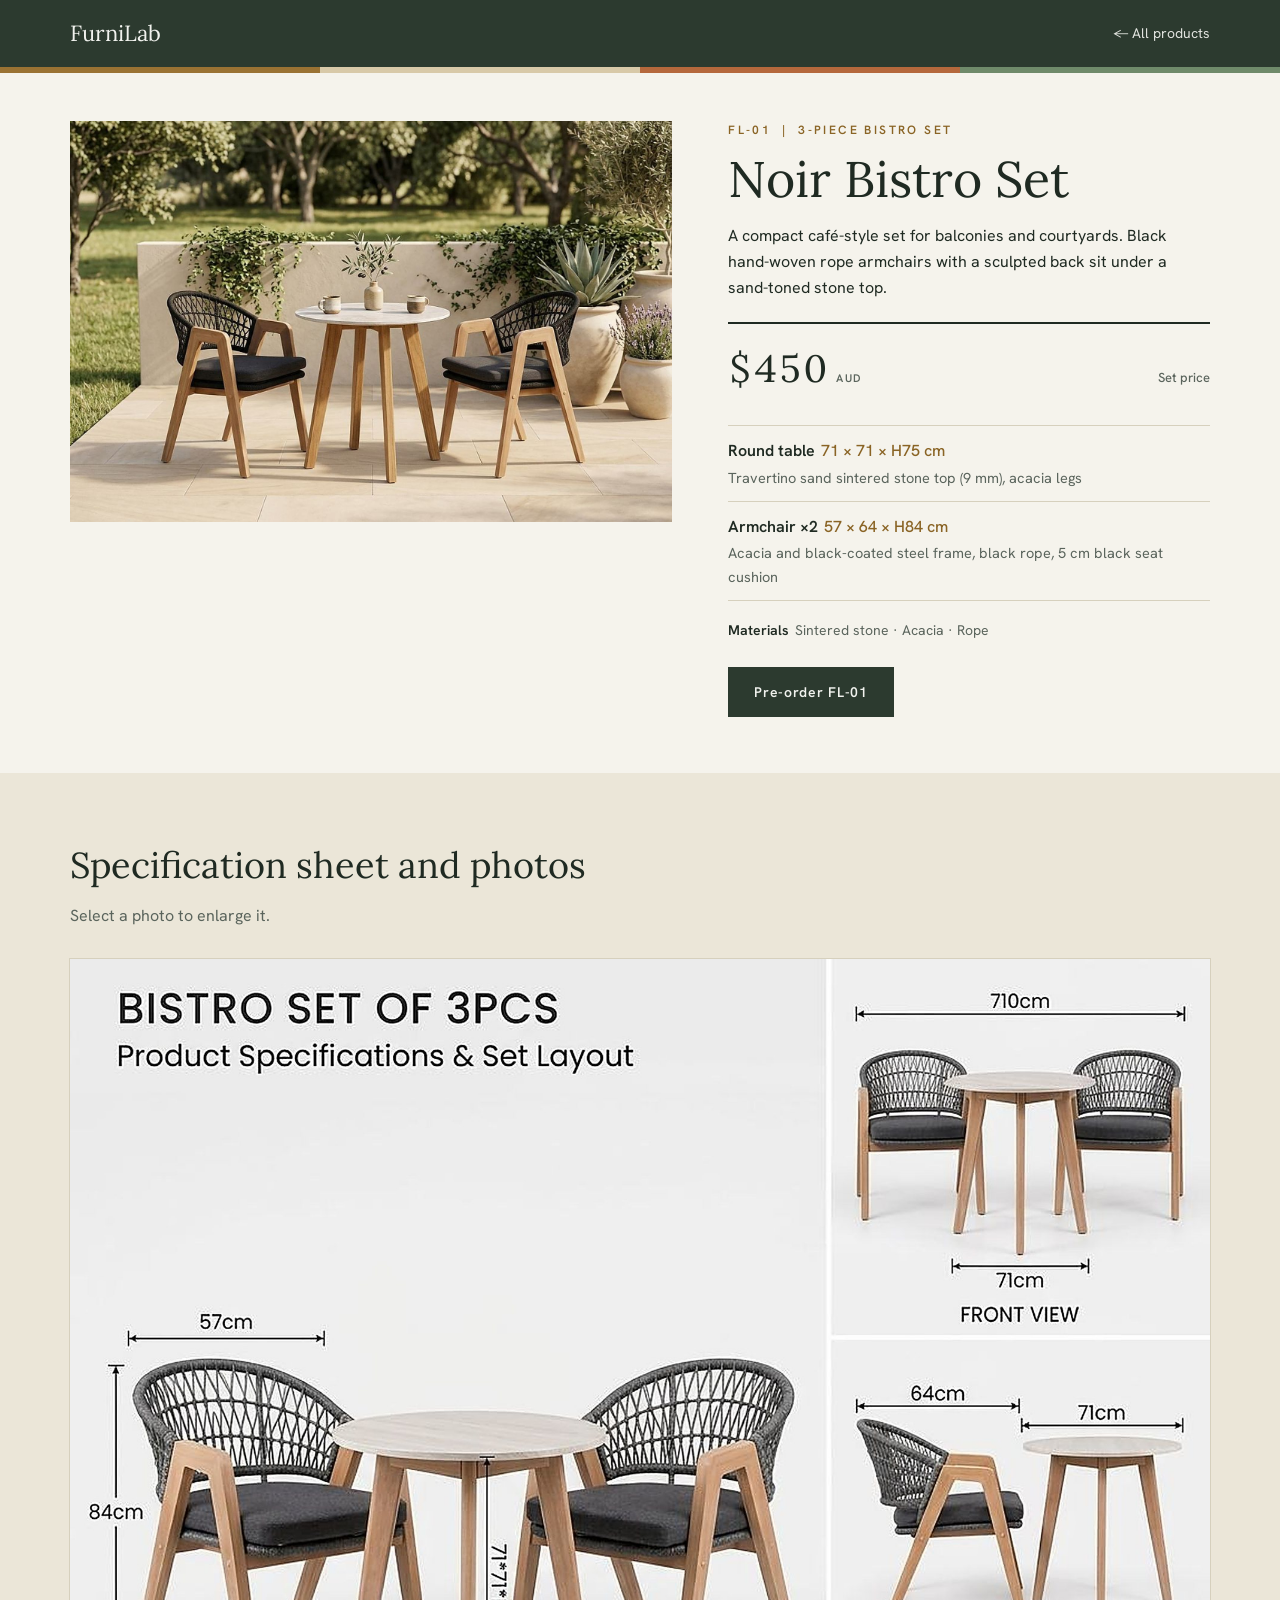
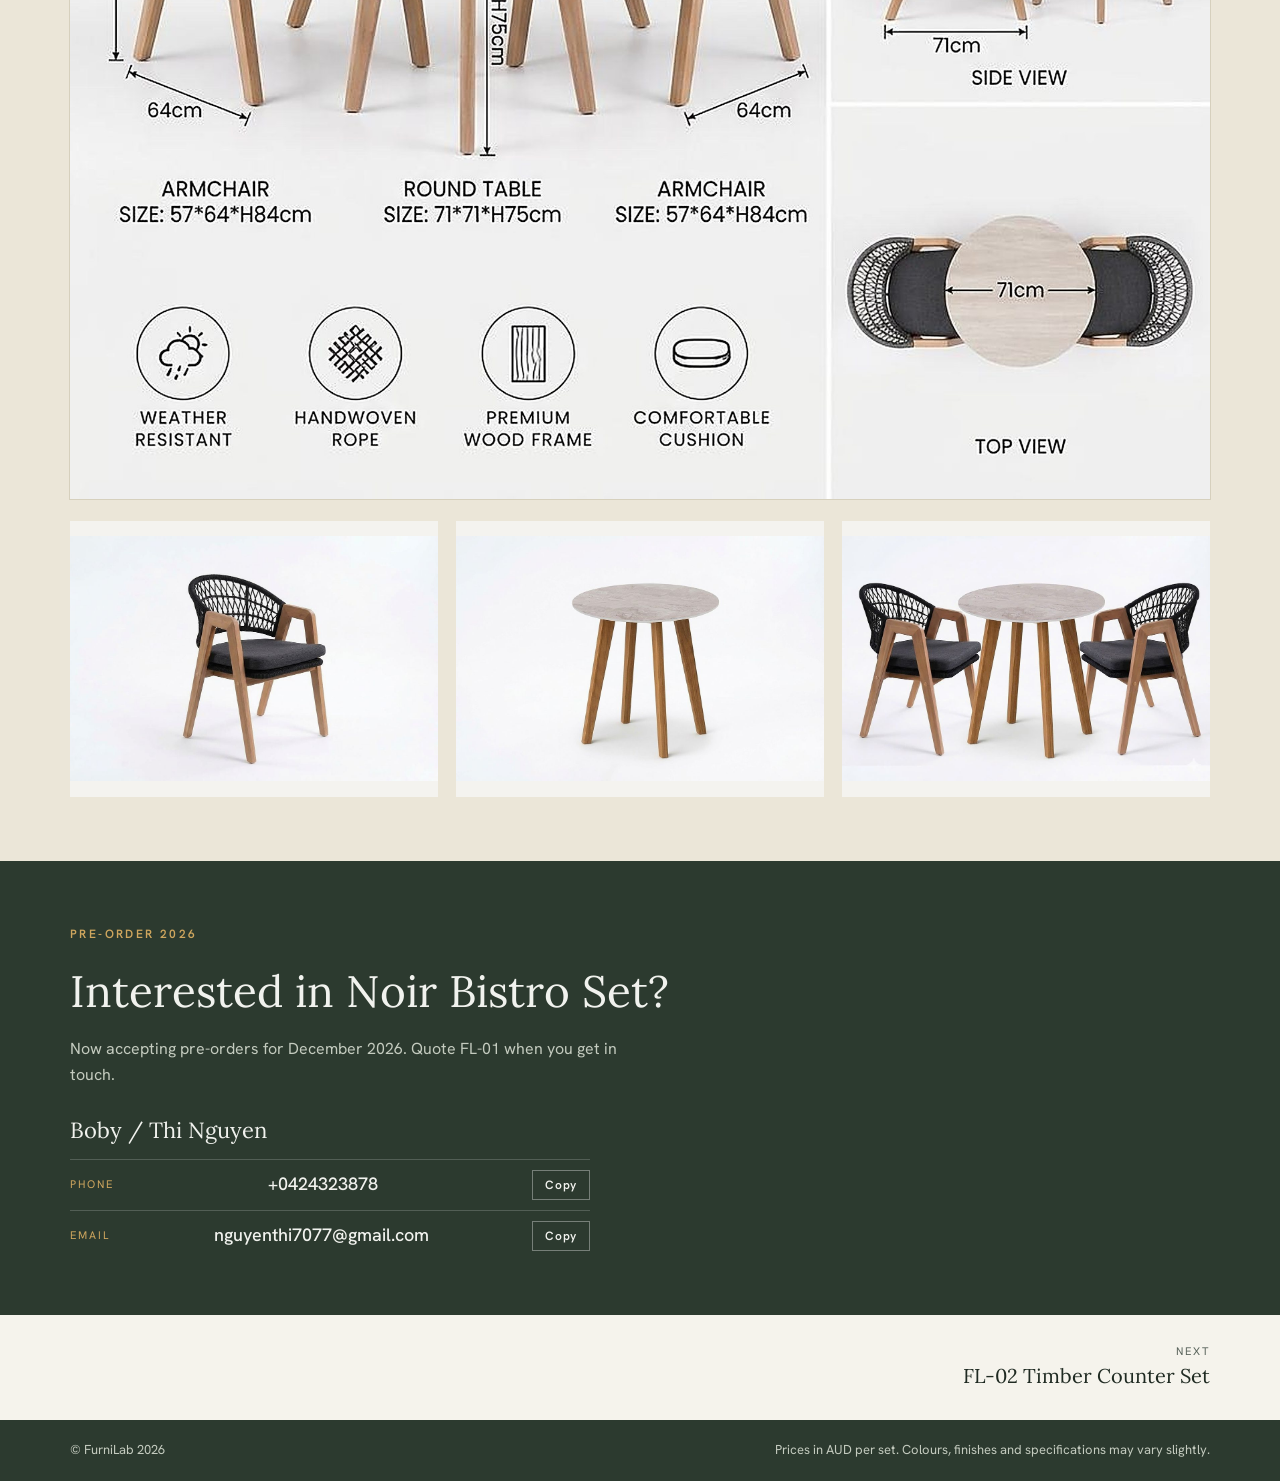
<file: furnilab-site/fl-01.html>
<!doctype html>
<html lang="en"><head><meta charset="utf-8">
<meta name="viewport" content="width=device-width,initial-scale=1,viewport-fit=cover">
<meta name="claude:viewport-fit-sides" content="cover">
<title>FL-01 Noir Bistro Set | FurniLab</title>
<link rel="stylesheet" href="https://fonts.googleapis.com/css2?family=Lora:ital,wght@0,400;0,500;1,400&family=Hanken+Grotesk:wght@400;500;600&display=swap">
<link rel="stylesheet" href="site.css">
<style>:root{padding-top:env(safe-area-inset-top,0px)}</style></head><body>
<div class="bar"><div class="wrap"><a class="logo" href="index.html">FurniLab</a><a class="back" href="index.html#collection">&larr; All products</a></div></div>
<div class="strip"></div>
<main>
<section class="wrap top">
  <div class="photo"><img src="img/fl01-life.jpg" data-zoom="img/fl01-life.jpg" data-alt="Noir Bistro Set" alt="Noir Bistro Set styled on a sunlit outdoor terrace" width="1600"></div>
  <div class="info">
    <p class="eyebrow">FL-01 &nbsp;|&nbsp; 3-piece bistro set</p>
    <h1>Noir Bistro Set</h1>
    <p>A compact café-style set for balconies and courtyards. Black hand-woven rope armchairs with a sculpted back sit under a sand-toned stone top.</p>
    <div class="price">$450<small>AUD</small><em>Set price</em></div>
    <ul class="specs"><li><b>Round table</b><span class="dim">71 × 71 × H75 cm</span><div>Travertino sand sintered stone top (9 mm), acacia legs</div></li><li><b>Armchair ×2</b><span class="dim">57 × 64 × H84 cm</span><div>Acacia and black-coated steel frame, black rope, 5 cm black seat cushion</div></li></ul>
    <div class="mats"><b>Materials</b>Sintered stone · Acacia · Rope</div>
    <a class="cta" href="index.html#contact" data-pre="FL-01">Pre-order FL-01</a>
  </div>
</section>
<section class="gallery"><div class="wrap">
  <h2>Specification sheet and photos</h2>
  <p class="lead">Select a photo to enlarge it.</p>
  <div class="sheet"><img src="img/fl01-spec.jpg" data-zoom="img/fl01-spec.jpg" data-alt="Noir Bistro Set specification sheet" alt="Noir Bistro Set specification sheet with dimensions and materials" loading="lazy"></div><div class="thumbs n3"><button type="button" data-zoom="img/fl01-d1.jpg" data-alt="Noir Bistro Set photo 1" aria-label="Enlarge Noir Bistro Set photo 1"><img src="img/fl01-d1.jpg" alt="Noir Bistro Set, photo 1" loading="lazy"></button><button type="button" data-zoom="img/fl01-d2.jpg" data-alt="Noir Bistro Set photo 2" aria-label="Enlarge Noir Bistro Set photo 2"><img src="img/fl01-d2.jpg" alt="Noir Bistro Set, photo 2" loading="lazy"></button><button type="button" data-zoom="img/fl01-d3.jpg" data-alt="Noir Bistro Set photo 3" aria-label="Enlarge Noir Bistro Set photo 3"><img src="img/fl01-d3.jpg" alt="Noir Bistro Set, photo 3" loading="lazy"></button></div>
</div></section>
<section class="enq" id="enquire"><div class="wrap">
  <p class="eyebrow">Pre-order 2026</p>
  <h2>Interested in Noir Bistro Set?</h2>
  <p class="lead">Now accepting pre-orders for December 2026. Quote FL-01 when you get in touch.</p>
  <div class="person"><div class="name">Boby / Thi Nguyen</div>
    <div class="line"><span>Phone</span><b>+0424323878</b><button class="copy" type="button" data-copy="+0424323878">Copy</button></div>
    <div class="line"><span>Email</span><b>nguyenthi7077@gmail.com</b><button class="copy" type="button" data-copy="nguyenthi7077@gmail.com">Copy</button></div></div>
</div></section>
<div class="wrap pn"><span></span><a class="next" href="fl-02.html"><small>Next</small><span>FL-02 Timber Counter Set</span></a></div>
</main>
<footer><div class="wrap"><span>&copy; FurniLab 2026</span><span>Prices in AUD per set. Colours, finishes and specifications may vary slightly.</span></div></footer>
<dialog id="lb" aria-label="Enlarged photo"><div class="in"><img alt=""></div><button class="x" type="button" onclick="document.getElementById('lb').close()">Close</button></dialog>
<script src="site.js"></script>
</body></html>
</file>
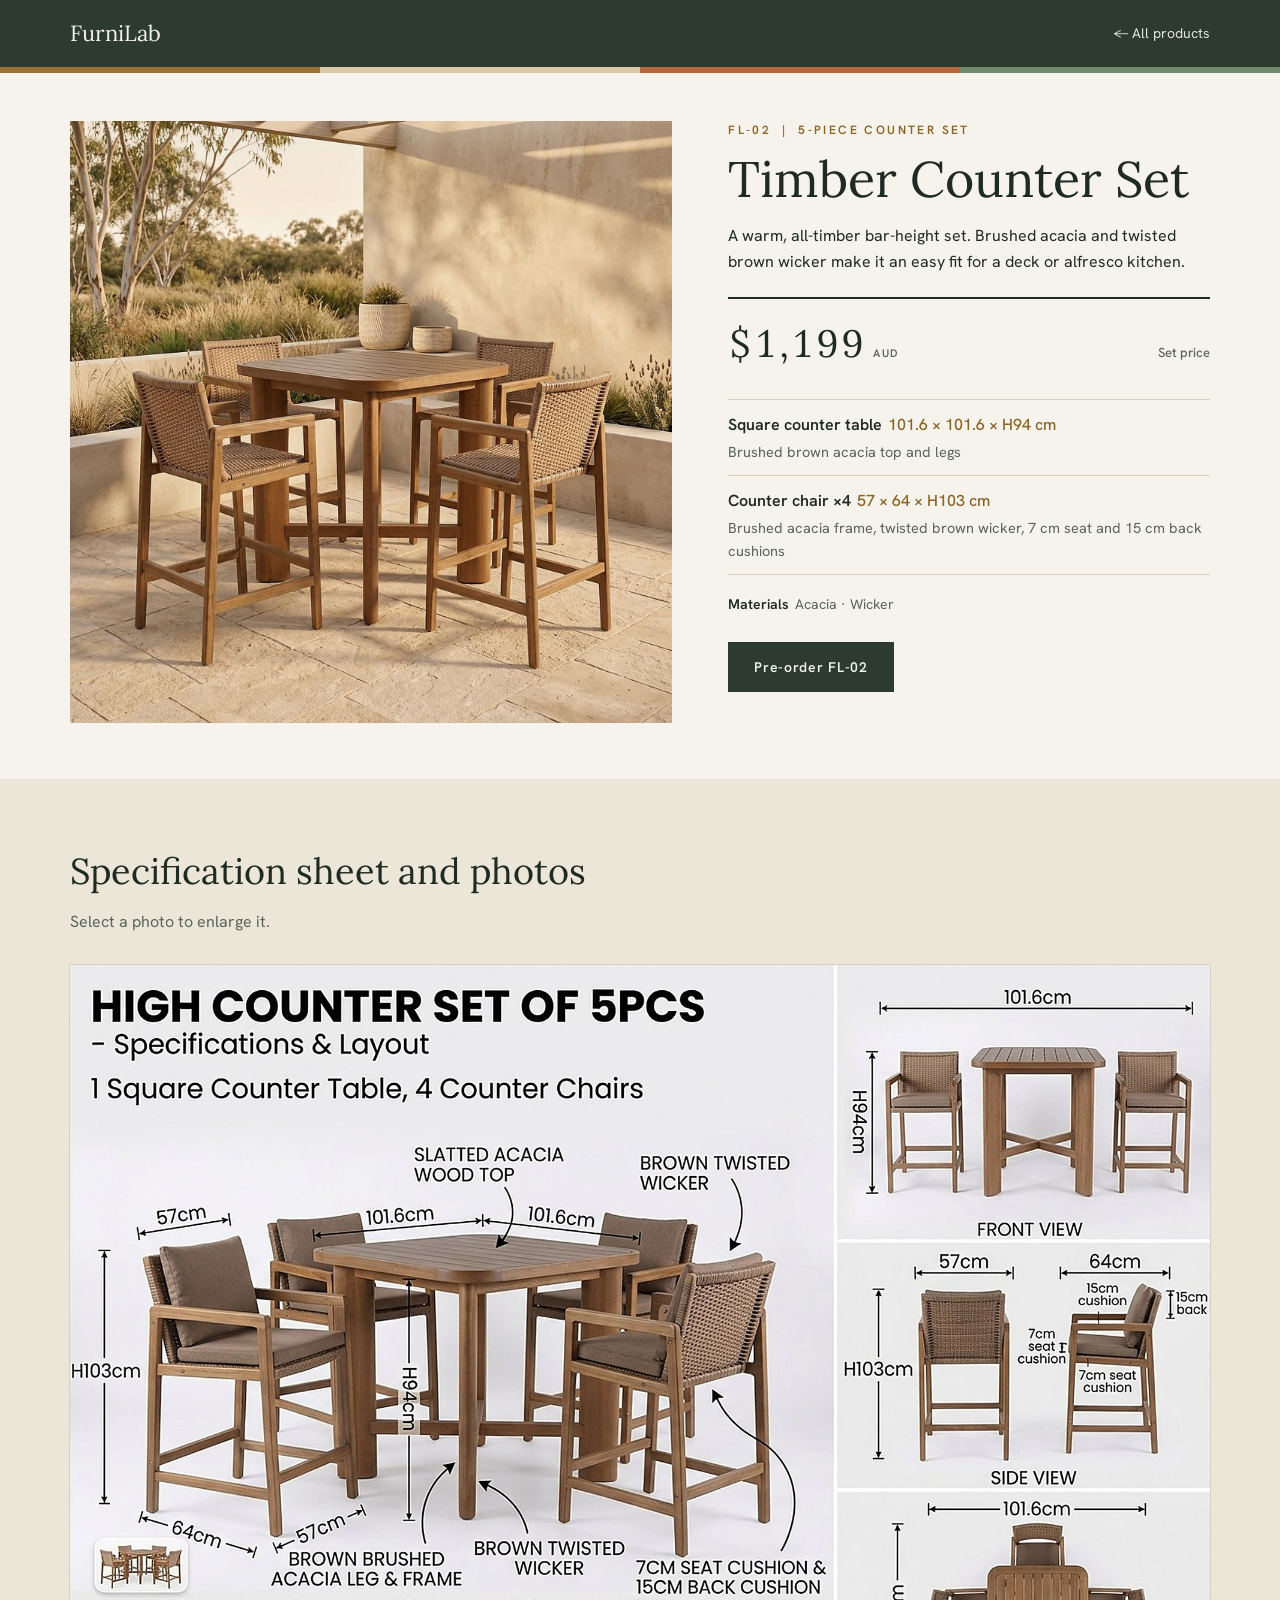
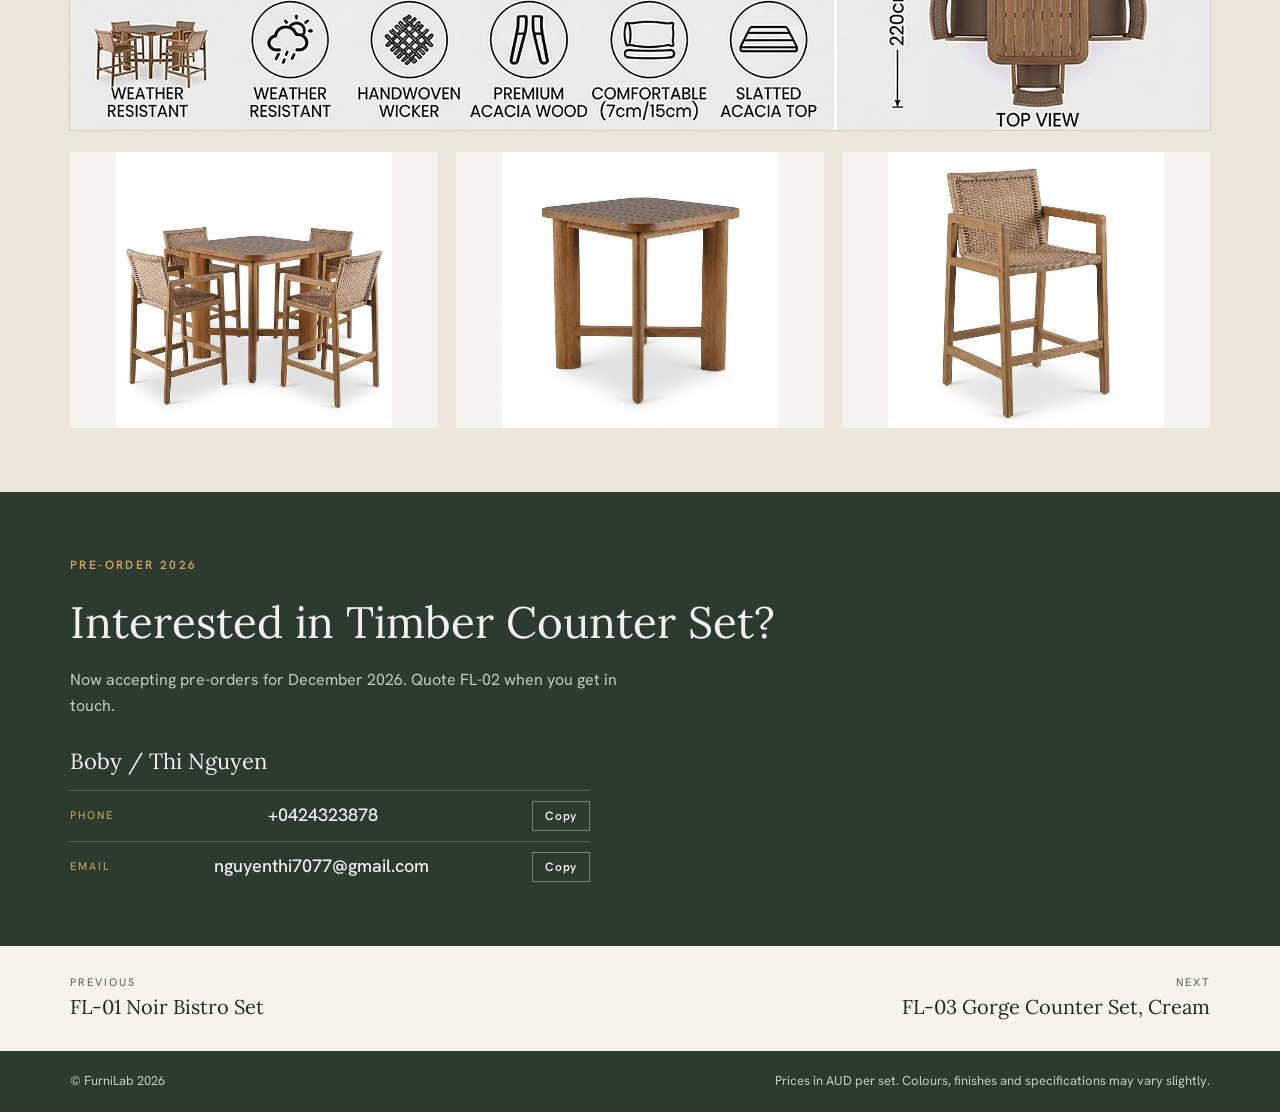
<file: furnilab-site/fl-02.html>
<!doctype html>
<html lang="en"><head><meta charset="utf-8">
<meta name="viewport" content="width=device-width,initial-scale=1,viewport-fit=cover">
<meta name="claude:viewport-fit-sides" content="cover">
<title>FL-02 Timber Counter Set | FurniLab</title>
<link rel="stylesheet" href="https://fonts.googleapis.com/css2?family=Lora:ital,wght@0,400;0,500;1,400&family=Hanken+Grotesk:wght@400;500;600&display=swap">
<link rel="stylesheet" href="site.css">
<style>:root{padding-top:env(safe-area-inset-top,0px)}</style></head><body>
<div class="bar"><div class="wrap"><a class="logo" href="index.html">FurniLab</a><a class="back" href="index.html#collection">&larr; All products</a></div></div>
<div class="strip"></div>
<main>
<section class="wrap top">
  <div class="photo"><img src="img/fl02-life.jpg" data-zoom="img/fl02-life.jpg" data-alt="Timber Counter Set" alt="Timber Counter Set styled on a sunlit outdoor terrace" width="1600"></div>
  <div class="info">
    <p class="eyebrow">FL-02 &nbsp;|&nbsp; 5-piece counter set</p>
    <h1>Timber Counter Set</h1>
    <p>A warm, all-timber bar-height set. Brushed acacia and twisted brown wicker make it an easy fit for a deck or alfresco kitchen.</p>
    <div class="price">$1,199<small>AUD</small><em>Set price</em></div>
    <ul class="specs"><li><b>Square counter table</b><span class="dim">101.6 × 101.6 × H94 cm</span><div>Brushed brown acacia top and legs</div></li><li><b>Counter chair ×4</b><span class="dim">57 × 64 × H103 cm</span><div>Brushed acacia frame, twisted brown wicker, 7 cm seat and 15 cm back cushions</div></li></ul>
    <div class="mats"><b>Materials</b>Acacia · Wicker</div>
    <a class="cta" href="index.html#contact" data-pre="FL-02">Pre-order FL-02</a>
  </div>
</section>
<section class="gallery"><div class="wrap">
  <h2>Specification sheet and photos</h2>
  <p class="lead">Select a photo to enlarge it.</p>
  <div class="sheet"><img src="img/fl02-spec.jpg" data-zoom="img/fl02-spec.jpg" data-alt="Timber Counter Set specification sheet" alt="Timber Counter Set specification sheet with dimensions and materials" loading="lazy"></div><div class="thumbs n3"><button type="button" data-zoom="img/fl02-d1.jpg" data-alt="Timber Counter Set photo 1" aria-label="Enlarge Timber Counter Set photo 1"><img src="img/fl02-d1.jpg" alt="Timber Counter Set, photo 1" loading="lazy"></button><button type="button" data-zoom="img/fl02-d2.jpg" data-alt="Timber Counter Set photo 2" aria-label="Enlarge Timber Counter Set photo 2"><img src="img/fl02-d2.jpg" alt="Timber Counter Set, photo 2" loading="lazy"></button><button type="button" data-zoom="img/fl02-d3.jpg" data-alt="Timber Counter Set photo 3" aria-label="Enlarge Timber Counter Set photo 3"><img src="img/fl02-d3.jpg" alt="Timber Counter Set, photo 3" loading="lazy"></button></div>
</div></section>
<section class="enq" id="enquire"><div class="wrap">
  <p class="eyebrow">Pre-order 2026</p>
  <h2>Interested in Timber Counter Set?</h2>
  <p class="lead">Now accepting pre-orders for December 2026. Quote FL-02 when you get in touch.</p>
  <div class="person"><div class="name">Boby / Thi Nguyen</div>
    <div class="line"><span>Phone</span><b>+0424323878</b><button class="copy" type="button" data-copy="+0424323878">Copy</button></div>
    <div class="line"><span>Email</span><b>nguyenthi7077@gmail.com</b><button class="copy" type="button" data-copy="nguyenthi7077@gmail.com">Copy</button></div></div>
</div></section>
<div class="wrap pn"><a class="prev" href="fl-01.html"><small>Previous</small><span>FL-01 Noir Bistro Set</span></a><a class="next" href="fl-03.html"><small>Next</small><span>FL-03 Gorge Counter Set, Cream</span></a></div>
</main>
<footer><div class="wrap"><span>&copy; FurniLab 2026</span><span>Prices in AUD per set. Colours, finishes and specifications may vary slightly.</span></div></footer>
<dialog id="lb" aria-label="Enlarged photo"><div class="in"><img alt=""></div><button class="x" type="button" onclick="document.getElementById('lb').close()">Close</button></dialog>
<script src="site.js"></script>
</body></html>
</file>
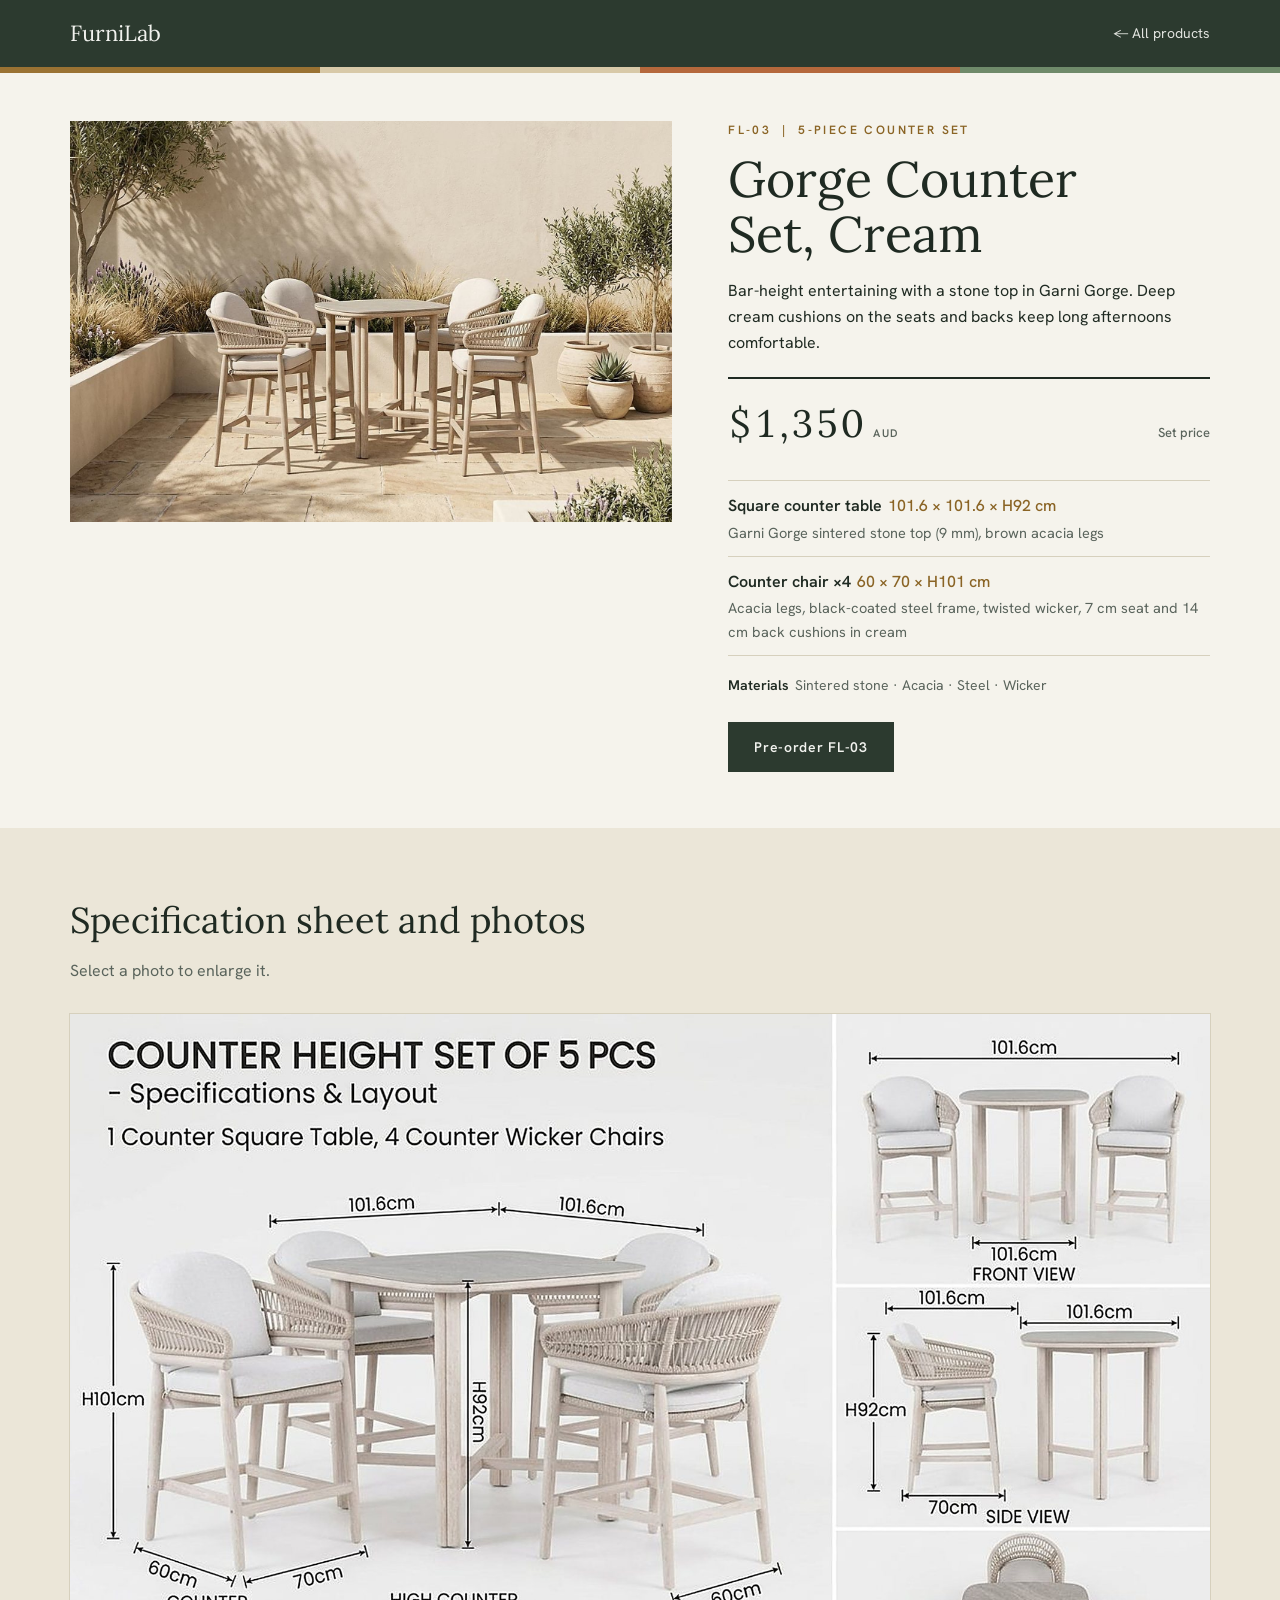
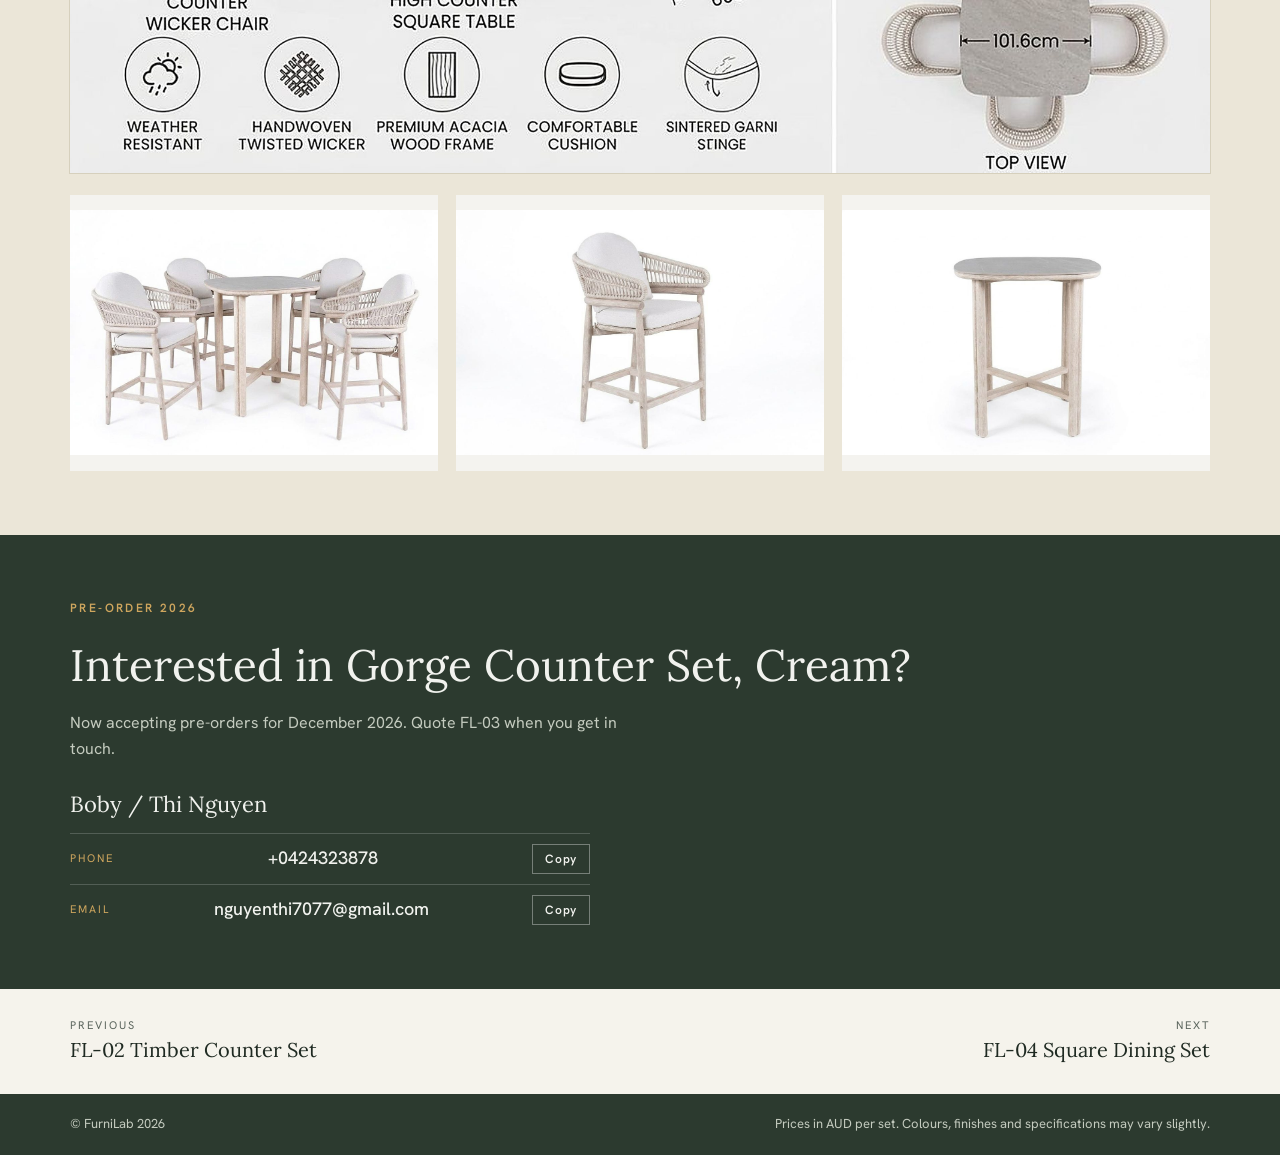
<file: furnilab-site/fl-03.html>
<!doctype html>
<html lang="en"><head><meta charset="utf-8">
<meta name="viewport" content="width=device-width,initial-scale=1,viewport-fit=cover">
<meta name="claude:viewport-fit-sides" content="cover">
<title>FL-03 Gorge Counter Set, Cream | FurniLab</title>
<link rel="stylesheet" href="https://fonts.googleapis.com/css2?family=Lora:ital,wght@0,400;0,500;1,400&family=Hanken+Grotesk:wght@400;500;600&display=swap">
<link rel="stylesheet" href="site.css">
<style>:root{padding-top:env(safe-area-inset-top,0px)}</style></head><body>
<div class="bar"><div class="wrap"><a class="logo" href="index.html">FurniLab</a><a class="back" href="index.html#collection">&larr; All products</a></div></div>
<div class="strip"></div>
<main>
<section class="wrap top">
  <div class="photo"><img src="img/fl03-life.jpg" data-zoom="img/fl03-life.jpg" data-alt="Gorge Counter Set, Cream" alt="Gorge Counter Set, Cream styled on a sunlit outdoor terrace" width="1600"></div>
  <div class="info">
    <p class="eyebrow">FL-03 &nbsp;|&nbsp; 5-piece counter set</p>
    <h1>Gorge Counter Set, Cream</h1>
    <p>Bar-height entertaining with a stone top in Garni Gorge. Deep cream cushions on the seats and backs keep long afternoons comfortable.</p>
    <div class="price">$1,350<small>AUD</small><em>Set price</em></div>
    <ul class="specs"><li><b>Square counter table</b><span class="dim">101.6 × 101.6 × H92 cm</span><div>Garni Gorge sintered stone top (9 mm), brown acacia legs</div></li><li><b>Counter chair ×4</b><span class="dim">60 × 70 × H101 cm</span><div>Acacia legs, black-coated steel frame, twisted wicker, 7 cm seat and 14 cm back cushions in cream</div></li></ul>
    <div class="mats"><b>Materials</b>Sintered stone · Acacia · Steel · Wicker</div>
    <a class="cta" href="index.html#contact" data-pre="FL-03">Pre-order FL-03</a>
  </div>
</section>
<section class="gallery"><div class="wrap">
  <h2>Specification sheet and photos</h2>
  <p class="lead">Select a photo to enlarge it.</p>
  <div class="sheet"><img src="img/fl03-spec.jpg" data-zoom="img/fl03-spec.jpg" data-alt="Gorge Counter Set, Cream specification sheet" alt="Gorge Counter Set, Cream specification sheet with dimensions and materials" loading="lazy"></div><div class="thumbs n3"><button type="button" data-zoom="img/fl03-d1.jpg" data-alt="Gorge Counter Set, Cream photo 1" aria-label="Enlarge Gorge Counter Set, Cream photo 1"><img src="img/fl03-d1.jpg" alt="Gorge Counter Set, Cream, photo 1" loading="lazy"></button><button type="button" data-zoom="img/fl03-d2.jpg" data-alt="Gorge Counter Set, Cream photo 2" aria-label="Enlarge Gorge Counter Set, Cream photo 2"><img src="img/fl03-d2.jpg" alt="Gorge Counter Set, Cream, photo 2" loading="lazy"></button><button type="button" data-zoom="img/fl03-d3.jpg" data-alt="Gorge Counter Set, Cream photo 3" aria-label="Enlarge Gorge Counter Set, Cream photo 3"><img src="img/fl03-d3.jpg" alt="Gorge Counter Set, Cream, photo 3" loading="lazy"></button></div>
</div></section>
<section class="enq" id="enquire"><div class="wrap">
  <p class="eyebrow">Pre-order 2026</p>
  <h2>Interested in Gorge Counter Set, Cream?</h2>
  <p class="lead">Now accepting pre-orders for December 2026. Quote FL-03 when you get in touch.</p>
  <div class="person"><div class="name">Boby / Thi Nguyen</div>
    <div class="line"><span>Phone</span><b>+0424323878</b><button class="copy" type="button" data-copy="+0424323878">Copy</button></div>
    <div class="line"><span>Email</span><b>nguyenthi7077@gmail.com</b><button class="copy" type="button" data-copy="nguyenthi7077@gmail.com">Copy</button></div></div>
</div></section>
<div class="wrap pn"><a class="prev" href="fl-02.html"><small>Previous</small><span>FL-02 Timber Counter Set</span></a><a class="next" href="fl-04.html"><small>Next</small><span>FL-04 Square Dining Set</span></a></div>
</main>
<footer><div class="wrap"><span>&copy; FurniLab 2026</span><span>Prices in AUD per set. Colours, finishes and specifications may vary slightly.</span></div></footer>
<dialog id="lb" aria-label="Enlarged photo"><div class="in"><img alt=""></div><button class="x" type="button" onclick="document.getElementById('lb').close()">Close</button></dialog>
<script src="site.js"></script>
</body></html>
</file>
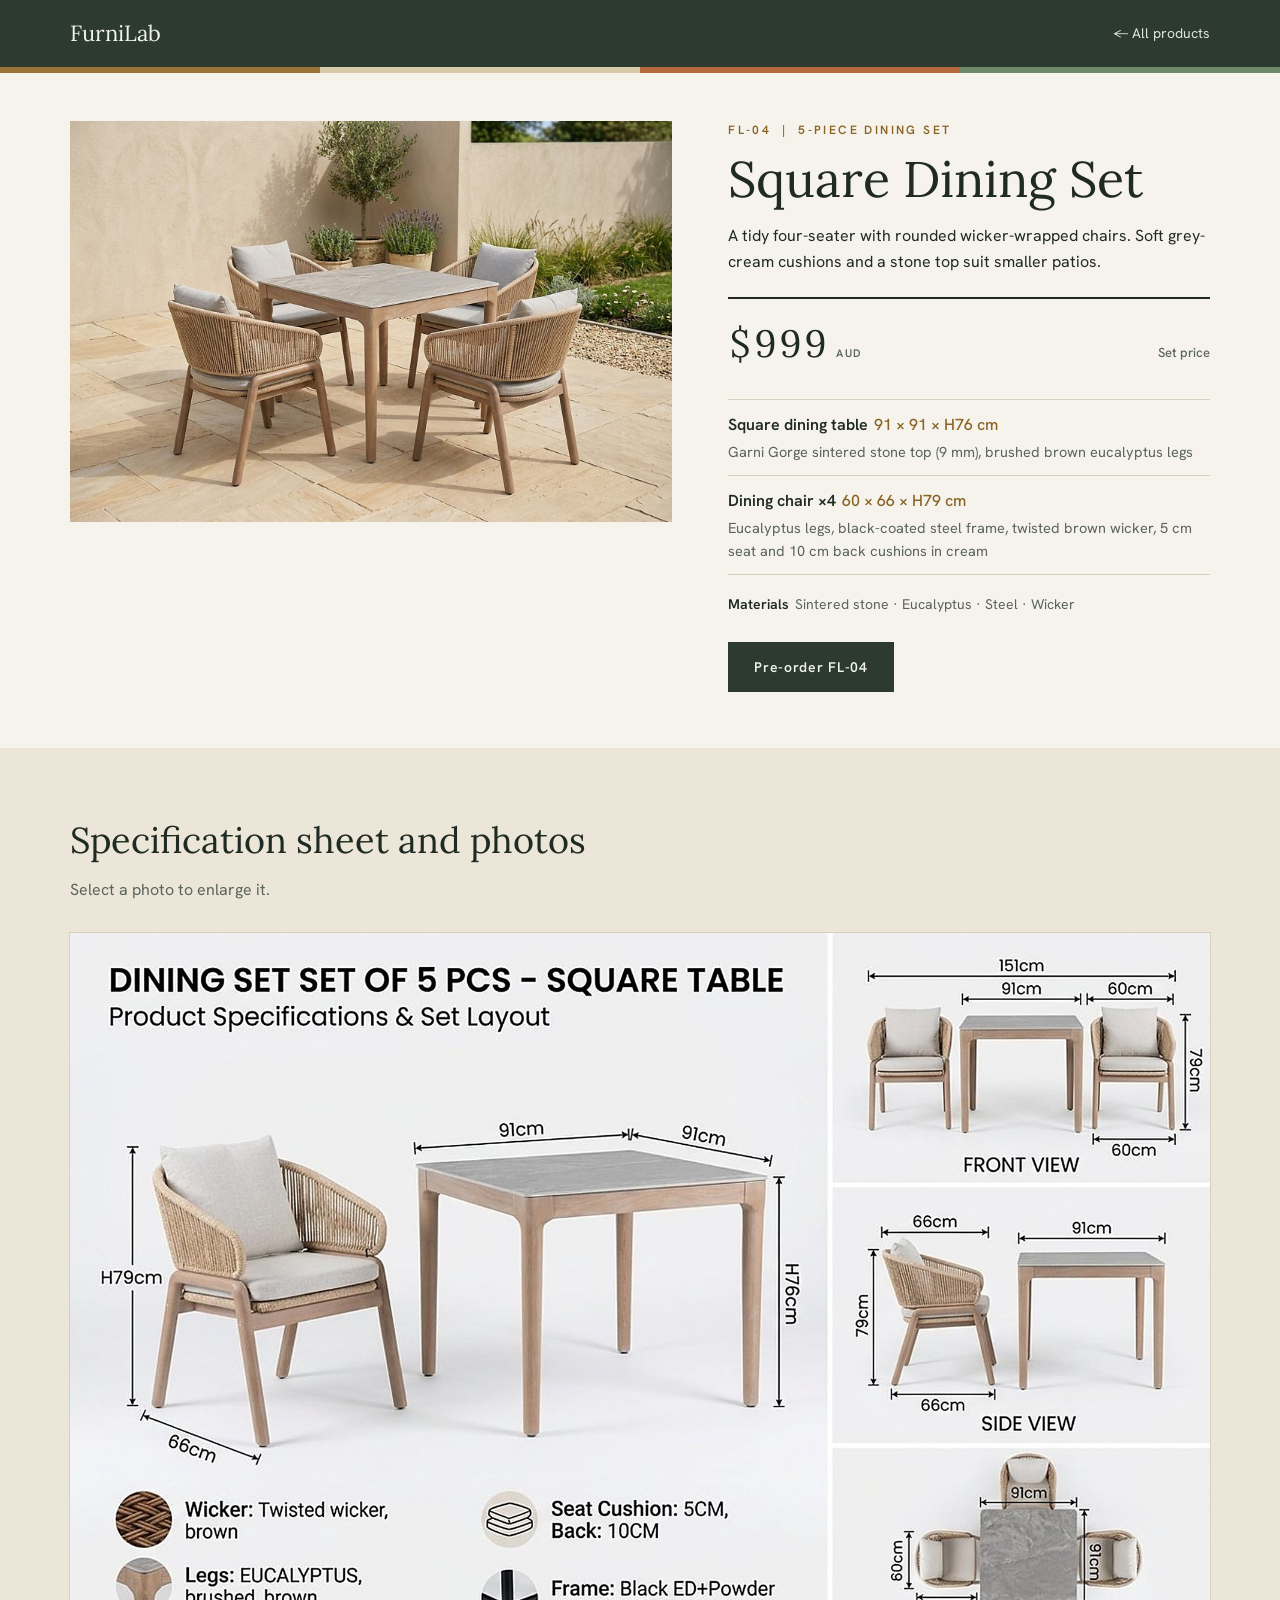
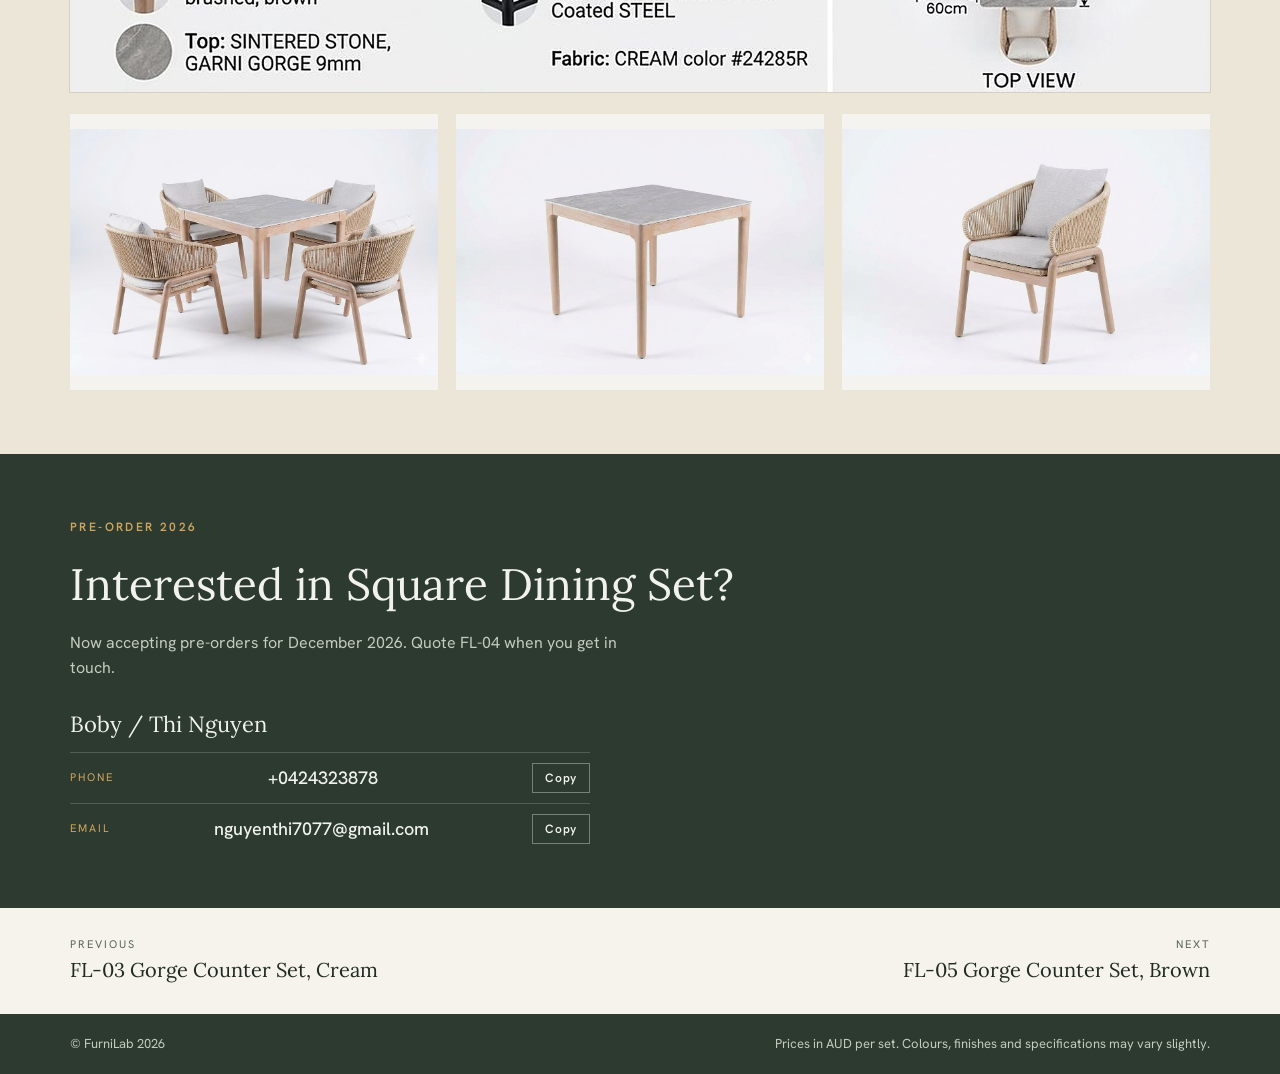
<file: furnilab-site/fl-04.html>
<!doctype html>
<html lang="en"><head><meta charset="utf-8">
<meta name="viewport" content="width=device-width,initial-scale=1,viewport-fit=cover">
<meta name="claude:viewport-fit-sides" content="cover">
<title>FL-04 Square Dining Set | FurniLab</title>
<link rel="stylesheet" href="https://fonts.googleapis.com/css2?family=Lora:ital,wght@0,400;0,500;1,400&family=Hanken+Grotesk:wght@400;500;600&display=swap">
<link rel="stylesheet" href="site.css">
<style>:root{padding-top:env(safe-area-inset-top,0px)}</style></head><body>
<div class="bar"><div class="wrap"><a class="logo" href="index.html">FurniLab</a><a class="back" href="index.html#collection">&larr; All products</a></div></div>
<div class="strip"></div>
<main>
<section class="wrap top">
  <div class="photo"><img src="img/fl04-life.jpg" data-zoom="img/fl04-life.jpg" data-alt="Square Dining Set" alt="Square Dining Set styled on a sunlit outdoor terrace" width="1600"></div>
  <div class="info">
    <p class="eyebrow">FL-04 &nbsp;|&nbsp; 5-piece dining set</p>
    <h1>Square Dining Set</h1>
    <p>A tidy four-seater with rounded wicker-wrapped chairs. Soft grey-cream cushions and a stone top suit smaller patios.</p>
    <div class="price">$999<small>AUD</small><em>Set price</em></div>
    <ul class="specs"><li><b>Square dining table</b><span class="dim">91 × 91 × H76 cm</span><div>Garni Gorge sintered stone top (9 mm), brushed brown eucalyptus legs</div></li><li><b>Dining chair ×4</b><span class="dim">60 × 66 × H79 cm</span><div>Eucalyptus legs, black-coated steel frame, twisted brown wicker, 5 cm seat and 10 cm back cushions in cream</div></li></ul>
    <div class="mats"><b>Materials</b>Sintered stone · Eucalyptus · Steel · Wicker</div>
    <a class="cta" href="index.html#contact" data-pre="FL-04">Pre-order FL-04</a>
  </div>
</section>
<section class="gallery"><div class="wrap">
  <h2>Specification sheet and photos</h2>
  <p class="lead">Select a photo to enlarge it.</p>
  <div class="sheet"><img src="img/fl04-spec.jpg" data-zoom="img/fl04-spec.jpg" data-alt="Square Dining Set specification sheet" alt="Square Dining Set specification sheet with dimensions and materials" loading="lazy"></div><div class="thumbs n3"><button type="button" data-zoom="img/fl04-d1.jpg" data-alt="Square Dining Set photo 1" aria-label="Enlarge Square Dining Set photo 1"><img src="img/fl04-d1.jpg" alt="Square Dining Set, photo 1" loading="lazy"></button><button type="button" data-zoom="img/fl04-d2.jpg" data-alt="Square Dining Set photo 2" aria-label="Enlarge Square Dining Set photo 2"><img src="img/fl04-d2.jpg" alt="Square Dining Set, photo 2" loading="lazy"></button><button type="button" data-zoom="img/fl04-d3.jpg" data-alt="Square Dining Set photo 3" aria-label="Enlarge Square Dining Set photo 3"><img src="img/fl04-d3.jpg" alt="Square Dining Set, photo 3" loading="lazy"></button></div>
</div></section>
<section class="enq" id="enquire"><div class="wrap">
  <p class="eyebrow">Pre-order 2026</p>
  <h2>Interested in Square Dining Set?</h2>
  <p class="lead">Now accepting pre-orders for December 2026. Quote FL-04 when you get in touch.</p>
  <div class="person"><div class="name">Boby / Thi Nguyen</div>
    <div class="line"><span>Phone</span><b>+0424323878</b><button class="copy" type="button" data-copy="+0424323878">Copy</button></div>
    <div class="line"><span>Email</span><b>nguyenthi7077@gmail.com</b><button class="copy" type="button" data-copy="nguyenthi7077@gmail.com">Copy</button></div></div>
</div></section>
<div class="wrap pn"><a class="prev" href="fl-03.html"><small>Previous</small><span>FL-03 Gorge Counter Set, Cream</span></a><a class="next" href="fl-05.html"><small>Next</small><span>FL-05 Gorge Counter Set, Brown</span></a></div>
</main>
<footer><div class="wrap"><span>&copy; FurniLab 2026</span><span>Prices in AUD per set. Colours, finishes and specifications may vary slightly.</span></div></footer>
<dialog id="lb" aria-label="Enlarged photo"><div class="in"><img alt=""></div><button class="x" type="button" onclick="document.getElementById('lb').close()">Close</button></dialog>
<script src="site.js"></script>
</body></html>
</file>
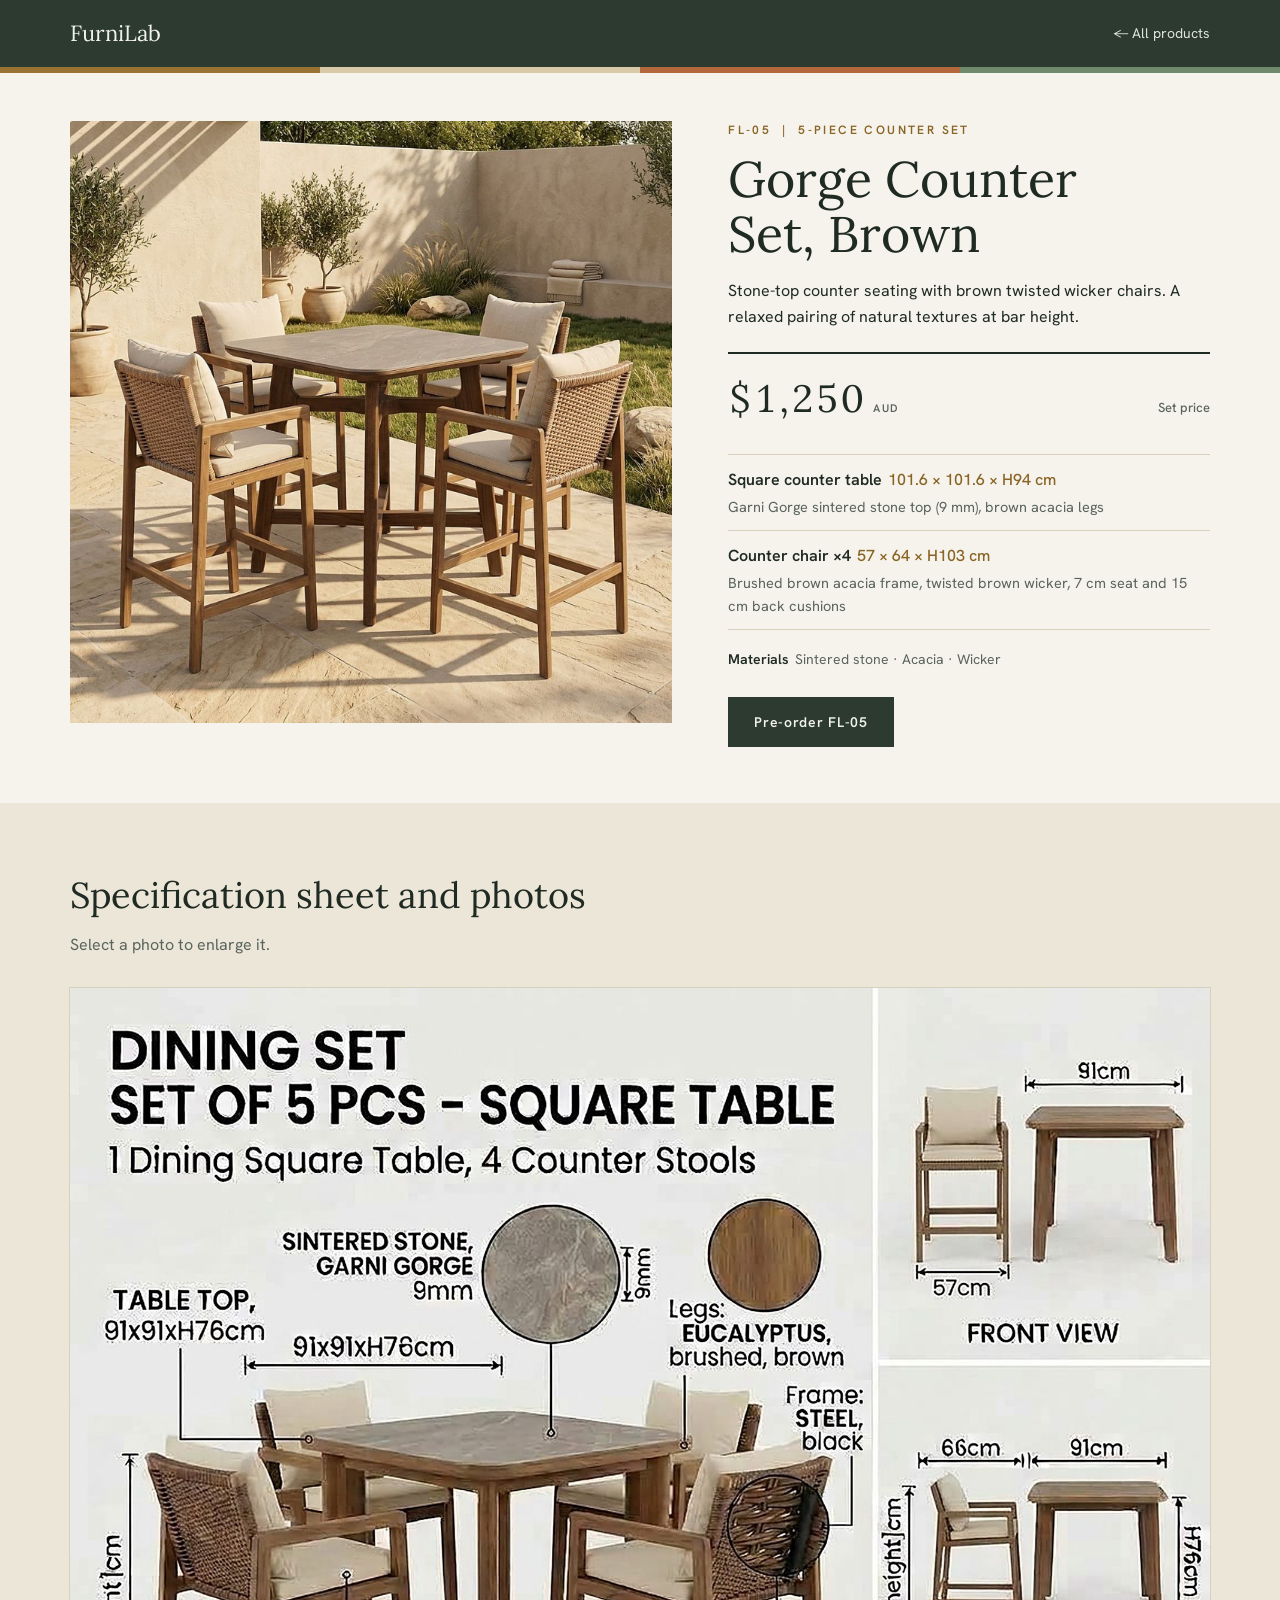
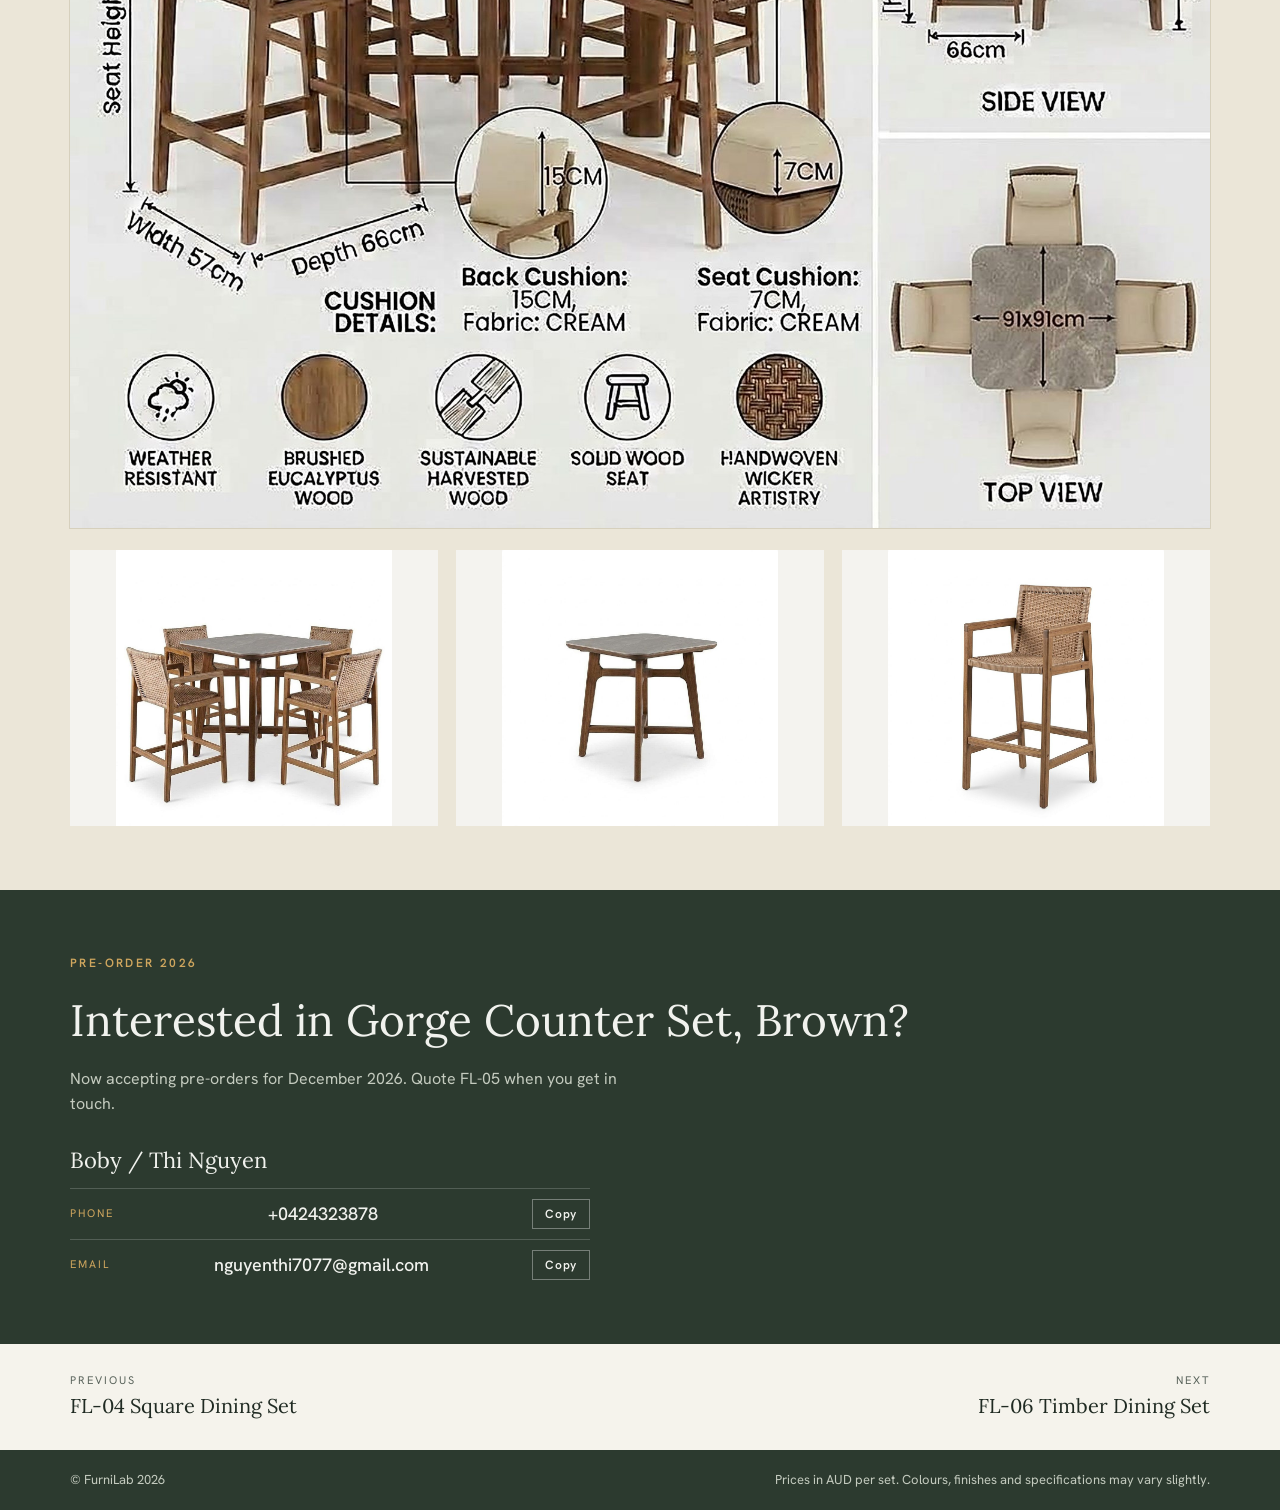
<file: furnilab-site/fl-05.html>
<!doctype html>
<html lang="en"><head><meta charset="utf-8">
<meta name="viewport" content="width=device-width,initial-scale=1,viewport-fit=cover">
<meta name="claude:viewport-fit-sides" content="cover">
<title>FL-05 Gorge Counter Set, Brown | FurniLab</title>
<link rel="stylesheet" href="https://fonts.googleapis.com/css2?family=Lora:ital,wght@0,400;0,500;1,400&family=Hanken+Grotesk:wght@400;500;600&display=swap">
<link rel="stylesheet" href="site.css">
<style>:root{padding-top:env(safe-area-inset-top,0px)}</style></head><body>
<div class="bar"><div class="wrap"><a class="logo" href="index.html">FurniLab</a><a class="back" href="index.html#collection">&larr; All products</a></div></div>
<div class="strip"></div>
<main>
<section class="wrap top">
  <div class="photo"><img src="img/fl05-life.jpg" data-zoom="img/fl05-life.jpg" data-alt="Gorge Counter Set, Brown" alt="Gorge Counter Set, Brown styled on a sunlit outdoor terrace" width="1600"></div>
  <div class="info">
    <p class="eyebrow">FL-05 &nbsp;|&nbsp; 5-piece counter set</p>
    <h1>Gorge Counter Set, Brown</h1>
    <p>Stone-top counter seating with brown twisted wicker chairs. A relaxed pairing of natural textures at bar height.</p>
    <div class="price">$1,250<small>AUD</small><em>Set price</em></div>
    <ul class="specs"><li><b>Square counter table</b><span class="dim">101.6 × 101.6 × H94 cm</span><div>Garni Gorge sintered stone top (9 mm), brown acacia legs</div></li><li><b>Counter chair ×4</b><span class="dim">57 × 64 × H103 cm</span><div>Brushed brown acacia frame, twisted brown wicker, 7 cm seat and 15 cm back cushions</div></li></ul>
    <div class="mats"><b>Materials</b>Sintered stone · Acacia · Wicker</div>
    <a class="cta" href="index.html#contact" data-pre="FL-05">Pre-order FL-05</a>
  </div>
</section>
<section class="gallery"><div class="wrap">
  <h2>Specification sheet and photos</h2>
  <p class="lead">Select a photo to enlarge it.</p>
  <div class="sheet"><img src="img/fl05-spec.jpg" data-zoom="img/fl05-spec.jpg" data-alt="Gorge Counter Set, Brown specification sheet" alt="Gorge Counter Set, Brown specification sheet with dimensions and materials" loading="lazy"></div><div class="thumbs n3"><button type="button" data-zoom="img/fl05-d1.jpg" data-alt="Gorge Counter Set, Brown photo 1" aria-label="Enlarge Gorge Counter Set, Brown photo 1"><img src="img/fl05-d1.jpg" alt="Gorge Counter Set, Brown, photo 1" loading="lazy"></button><button type="button" data-zoom="img/fl05-d2.jpg" data-alt="Gorge Counter Set, Brown photo 2" aria-label="Enlarge Gorge Counter Set, Brown photo 2"><img src="img/fl05-d2.jpg" alt="Gorge Counter Set, Brown, photo 2" loading="lazy"></button><button type="button" data-zoom="img/fl05-d3.jpg" data-alt="Gorge Counter Set, Brown photo 3" aria-label="Enlarge Gorge Counter Set, Brown photo 3"><img src="img/fl05-d3.jpg" alt="Gorge Counter Set, Brown, photo 3" loading="lazy"></button></div>
</div></section>
<section class="enq" id="enquire"><div class="wrap">
  <p class="eyebrow">Pre-order 2026</p>
  <h2>Interested in Gorge Counter Set, Brown?</h2>
  <p class="lead">Now accepting pre-orders for December 2026. Quote FL-05 when you get in touch.</p>
  <div class="person"><div class="name">Boby / Thi Nguyen</div>
    <div class="line"><span>Phone</span><b>+0424323878</b><button class="copy" type="button" data-copy="+0424323878">Copy</button></div>
    <div class="line"><span>Email</span><b>nguyenthi7077@gmail.com</b><button class="copy" type="button" data-copy="nguyenthi7077@gmail.com">Copy</button></div></div>
</div></section>
<div class="wrap pn"><a class="prev" href="fl-04.html"><small>Previous</small><span>FL-04 Square Dining Set</span></a><a class="next" href="fl-06.html"><small>Next</small><span>FL-06 Timber Dining Set</span></a></div>
</main>
<footer><div class="wrap"><span>&copy; FurniLab 2026</span><span>Prices in AUD per set. Colours, finishes and specifications may vary slightly.</span></div></footer>
<dialog id="lb" aria-label="Enlarged photo"><div class="in"><img alt=""></div><button class="x" type="button" onclick="document.getElementById('lb').close()">Close</button></dialog>
<script src="site.js"></script>
</body></html>
</file>
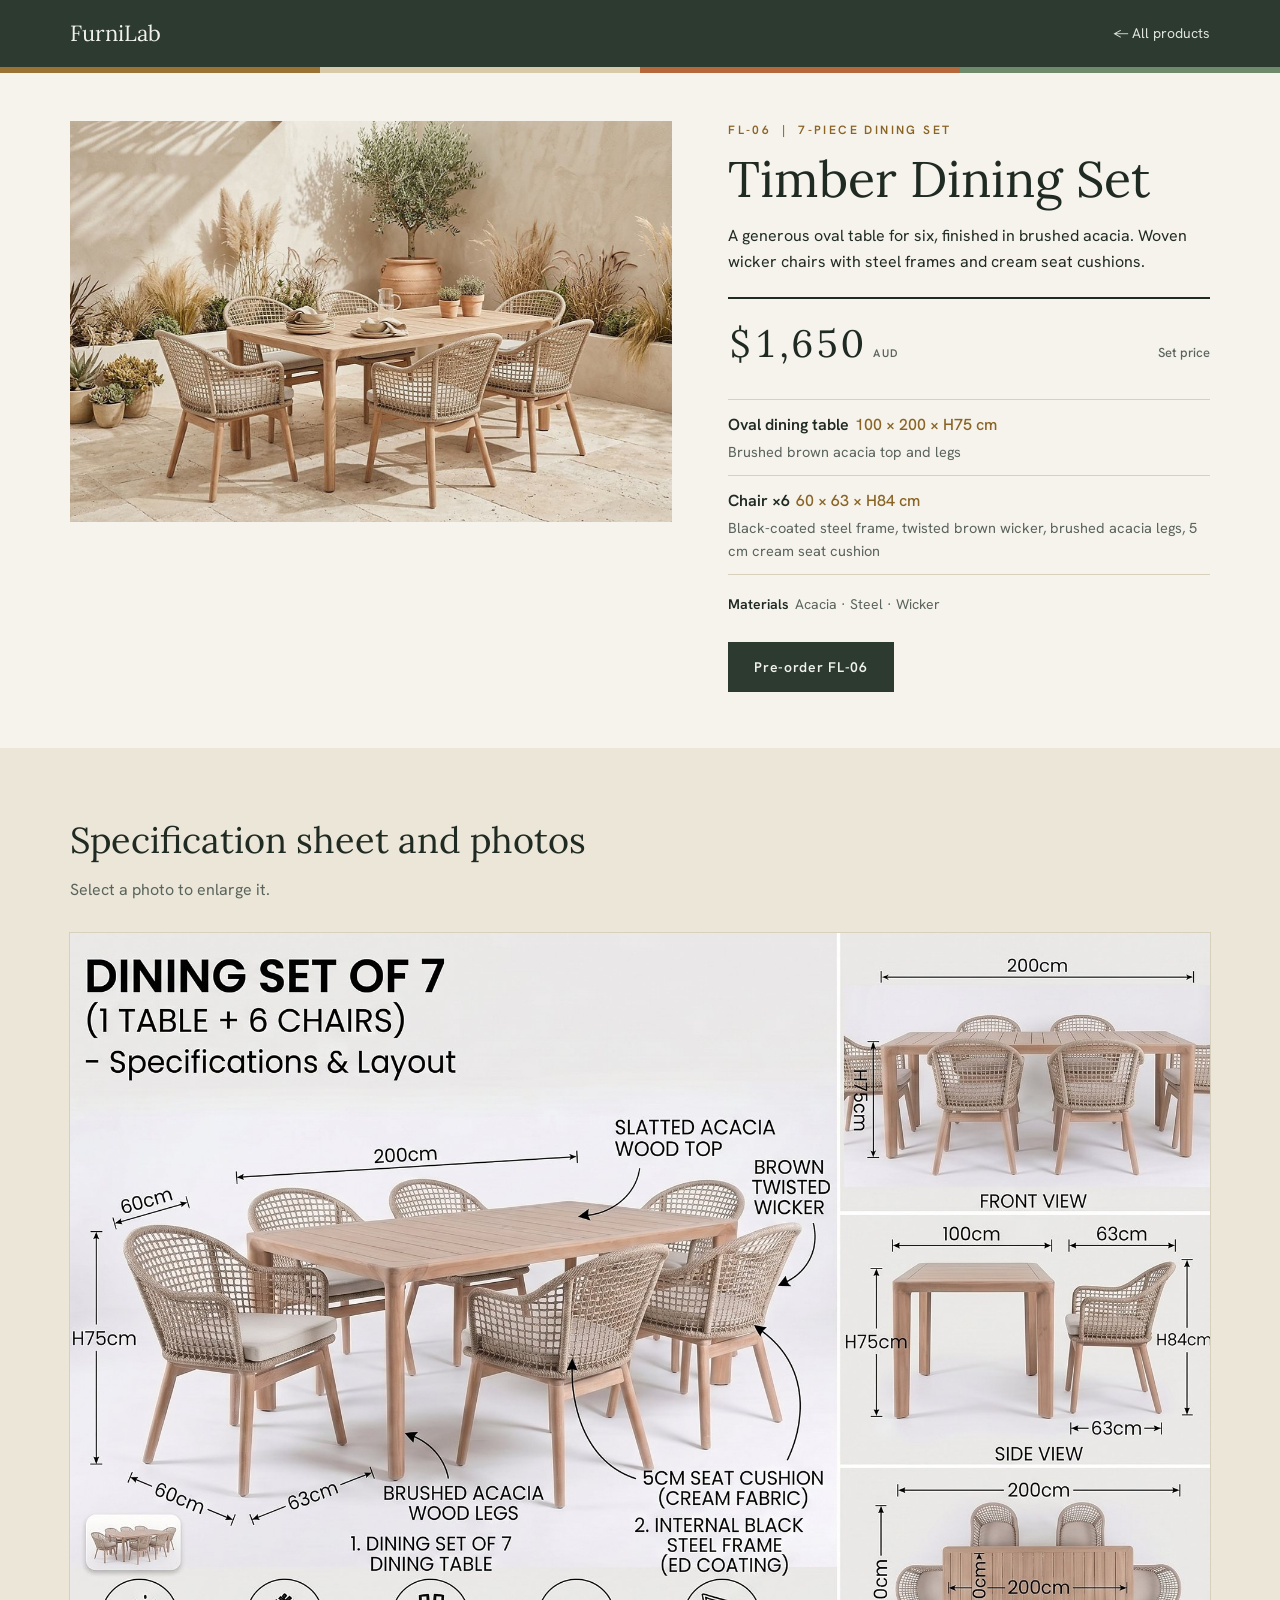
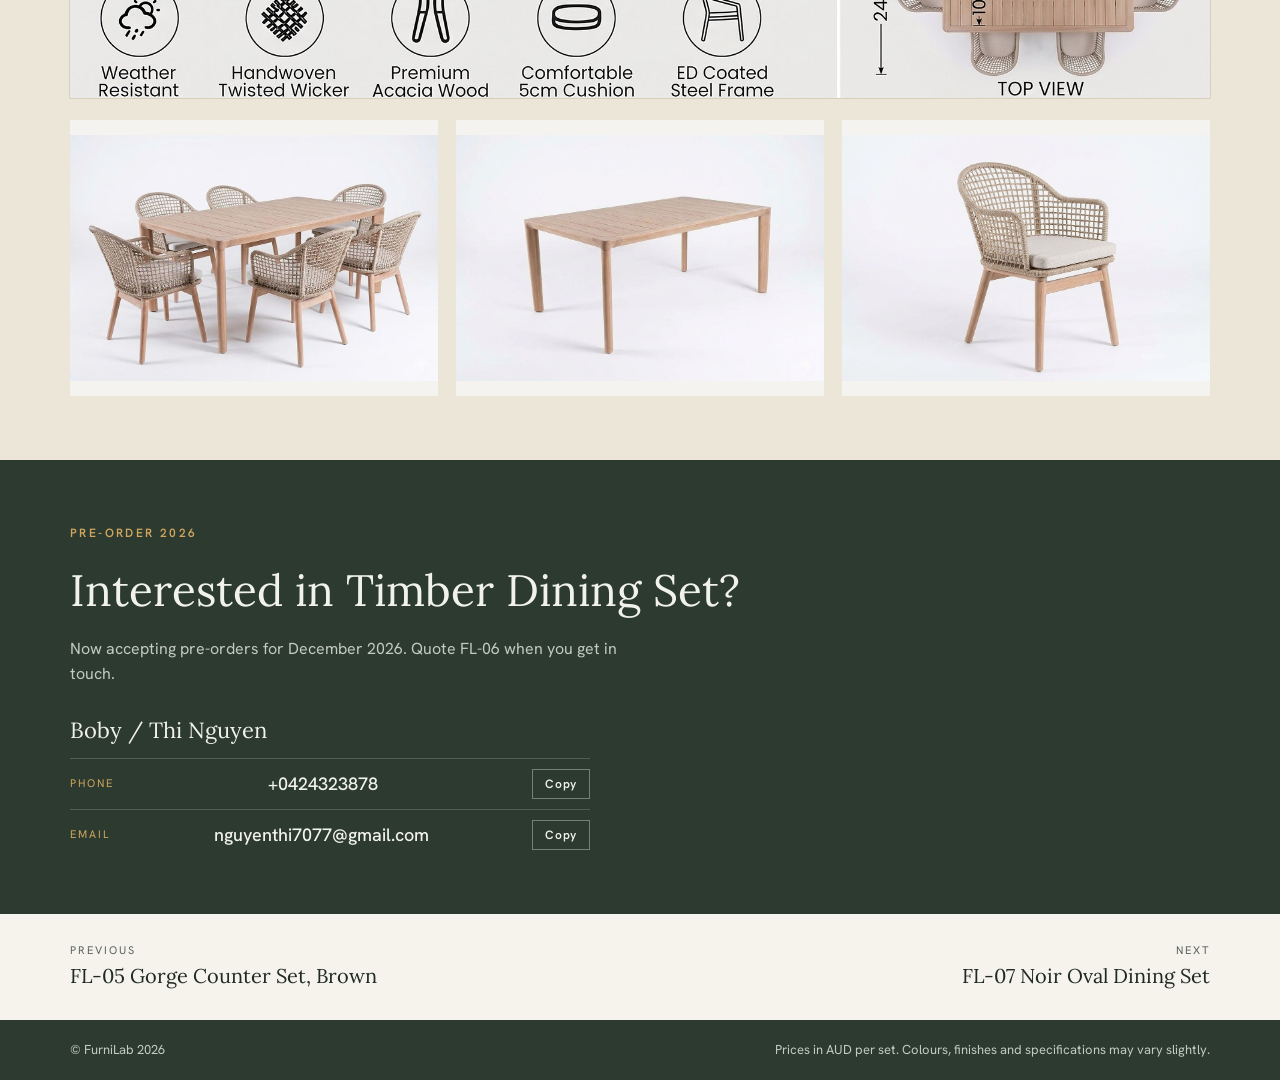
<file: furnilab-site/fl-06.html>
<!doctype html>
<html lang="en"><head><meta charset="utf-8">
<meta name="viewport" content="width=device-width,initial-scale=1,viewport-fit=cover">
<meta name="claude:viewport-fit-sides" content="cover">
<title>FL-06 Timber Dining Set | FurniLab</title>
<link rel="stylesheet" href="https://fonts.googleapis.com/css2?family=Lora:ital,wght@0,400;0,500;1,400&family=Hanken+Grotesk:wght@400;500;600&display=swap">
<link rel="stylesheet" href="site.css">
<style>:root{padding-top:env(safe-area-inset-top,0px)}</style></head><body>
<div class="bar"><div class="wrap"><a class="logo" href="index.html">FurniLab</a><a class="back" href="index.html#collection">&larr; All products</a></div></div>
<div class="strip"></div>
<main>
<section class="wrap top">
  <div class="photo"><img src="img/fl06-life.jpg" data-zoom="img/fl06-life.jpg" data-alt="Timber Dining Set" alt="Timber Dining Set styled on a sunlit outdoor terrace" width="1600"></div>
  <div class="info">
    <p class="eyebrow">FL-06 &nbsp;|&nbsp; 7-piece dining set</p>
    <h1>Timber Dining Set</h1>
    <p>A generous oval table for six, finished in brushed acacia. Woven wicker chairs with steel frames and cream seat cushions.</p>
    <div class="price">$1,650<small>AUD</small><em>Set price</em></div>
    <ul class="specs"><li><b>Oval dining table</b><span class="dim">100 × 200 × H75 cm</span><div>Brushed brown acacia top and legs</div></li><li><b>Chair ×6</b><span class="dim">60 × 63 × H84 cm</span><div>Black-coated steel frame, twisted brown wicker, brushed acacia legs, 5 cm cream seat cushion</div></li></ul>
    <div class="mats"><b>Materials</b>Acacia · Steel · Wicker</div>
    <a class="cta" href="index.html#contact" data-pre="FL-06">Pre-order FL-06</a>
  </div>
</section>
<section class="gallery"><div class="wrap">
  <h2>Specification sheet and photos</h2>
  <p class="lead">Select a photo to enlarge it.</p>
  <div class="sheet"><img src="img/fl06-spec.jpg" data-zoom="img/fl06-spec.jpg" data-alt="Timber Dining Set specification sheet" alt="Timber Dining Set specification sheet with dimensions and materials" loading="lazy"></div><div class="thumbs n3"><button type="button" data-zoom="img/fl06-d1.jpg" data-alt="Timber Dining Set photo 1" aria-label="Enlarge Timber Dining Set photo 1"><img src="img/fl06-d1.jpg" alt="Timber Dining Set, photo 1" loading="lazy"></button><button type="button" data-zoom="img/fl06-d2.jpg" data-alt="Timber Dining Set photo 2" aria-label="Enlarge Timber Dining Set photo 2"><img src="img/fl06-d2.jpg" alt="Timber Dining Set, photo 2" loading="lazy"></button><button type="button" data-zoom="img/fl06-d3.jpg" data-alt="Timber Dining Set photo 3" aria-label="Enlarge Timber Dining Set photo 3"><img src="img/fl06-d3.jpg" alt="Timber Dining Set, photo 3" loading="lazy"></button></div>
</div></section>
<section class="enq" id="enquire"><div class="wrap">
  <p class="eyebrow">Pre-order 2026</p>
  <h2>Interested in Timber Dining Set?</h2>
  <p class="lead">Now accepting pre-orders for December 2026. Quote FL-06 when you get in touch.</p>
  <div class="person"><div class="name">Boby / Thi Nguyen</div>
    <div class="line"><span>Phone</span><b>+0424323878</b><button class="copy" type="button" data-copy="+0424323878">Copy</button></div>
    <div class="line"><span>Email</span><b>nguyenthi7077@gmail.com</b><button class="copy" type="button" data-copy="nguyenthi7077@gmail.com">Copy</button></div></div>
</div></section>
<div class="wrap pn"><a class="prev" href="fl-05.html"><small>Previous</small><span>FL-05 Gorge Counter Set, Brown</span></a><a class="next" href="fl-07.html"><small>Next</small><span>FL-07 Noir Oval Dining Set</span></a></div>
</main>
<footer><div class="wrap"><span>&copy; FurniLab 2026</span><span>Prices in AUD per set. Colours, finishes and specifications may vary slightly.</span></div></footer>
<dialog id="lb" aria-label="Enlarged photo"><div class="in"><img alt=""></div><button class="x" type="button" onclick="document.getElementById('lb').close()">Close</button></dialog>
<script src="site.js"></script>
</body></html>
</file>
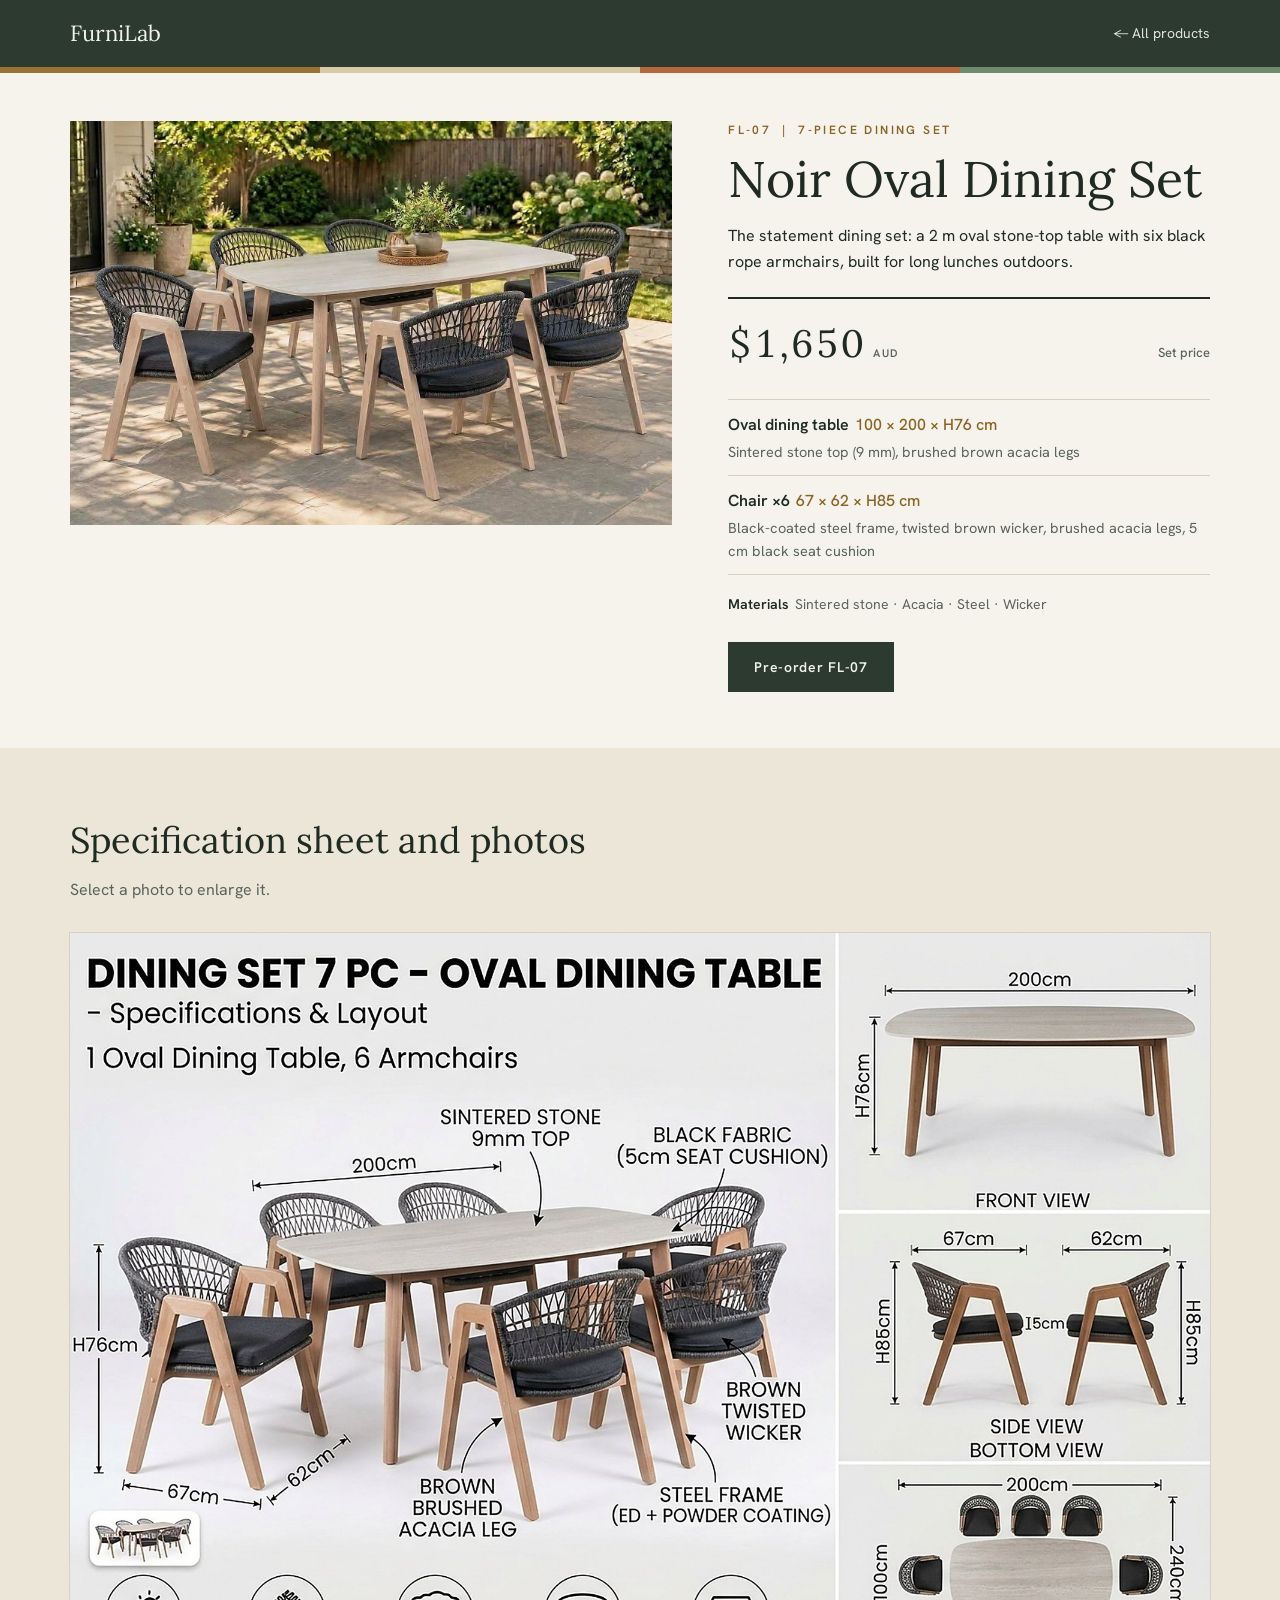
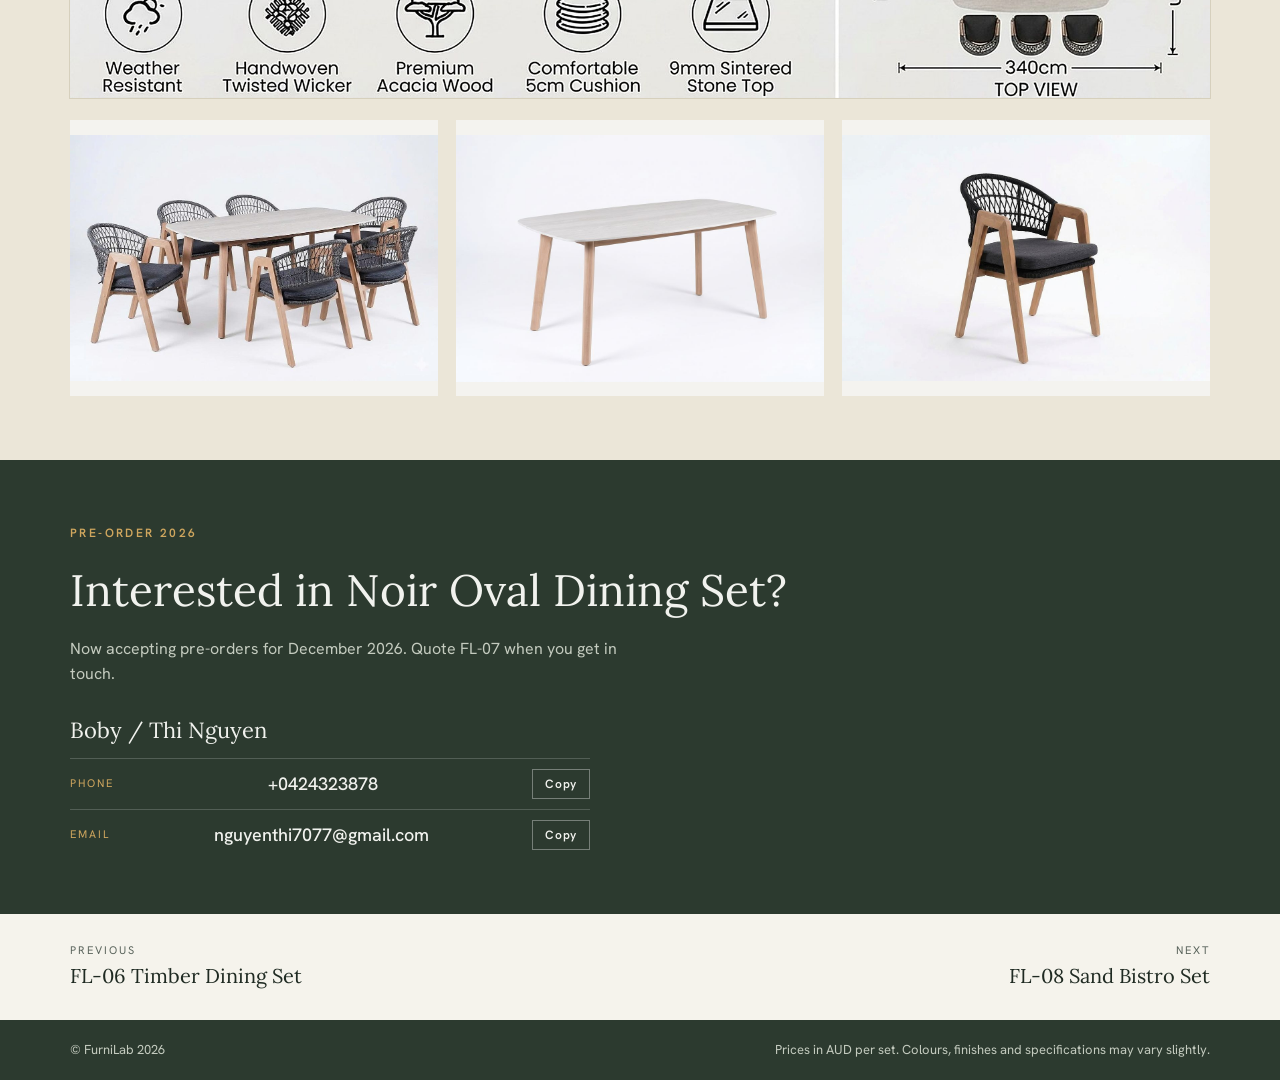
<file: furnilab-site/fl-07.html>
<!doctype html>
<html lang="en"><head><meta charset="utf-8">
<meta name="viewport" content="width=device-width,initial-scale=1,viewport-fit=cover">
<meta name="claude:viewport-fit-sides" content="cover">
<title>FL-07 Noir Oval Dining Set | FurniLab</title>
<link rel="stylesheet" href="https://fonts.googleapis.com/css2?family=Lora:ital,wght@0,400;0,500;1,400&family=Hanken+Grotesk:wght@400;500;600&display=swap">
<link rel="stylesheet" href="site.css">
<style>:root{padding-top:env(safe-area-inset-top,0px)}</style></head><body>
<div class="bar"><div class="wrap"><a class="logo" href="index.html">FurniLab</a><a class="back" href="index.html#collection">&larr; All products</a></div></div>
<div class="strip"></div>
<main>
<section class="wrap top">
  <div class="photo"><img src="img/fl07-life.jpg" data-zoom="img/fl07-life.jpg" data-alt="Noir Oval Dining Set" alt="Noir Oval Dining Set styled on a sunlit outdoor terrace" width="1600"></div>
  <div class="info">
    <p class="eyebrow">FL-07 &nbsp;|&nbsp; 7-piece dining set</p>
    <h1>Noir Oval Dining Set</h1>
    <p>The statement dining set: a 2 m oval stone-top table with six black rope armchairs, built for long lunches outdoors.</p>
    <div class="price">$1,650<small>AUD</small><em>Set price</em></div>
    <ul class="specs"><li><b>Oval dining table</b><span class="dim">100 × 200 × H76 cm</span><div>Sintered stone top (9 mm), brushed brown acacia legs</div></li><li><b>Chair ×6</b><span class="dim">67 × 62 × H85 cm</span><div>Black-coated steel frame, twisted brown wicker, brushed acacia legs, 5 cm black seat cushion</div></li></ul>
    <div class="mats"><b>Materials</b>Sintered stone · Acacia · Steel · Wicker</div>
    <a class="cta" href="index.html#contact" data-pre="FL-07">Pre-order FL-07</a>
  </div>
</section>
<section class="gallery"><div class="wrap">
  <h2>Specification sheet and photos</h2>
  <p class="lead">Select a photo to enlarge it.</p>
  <div class="sheet"><img src="img/fl07-spec.jpg" data-zoom="img/fl07-spec.jpg" data-alt="Noir Oval Dining Set specification sheet" alt="Noir Oval Dining Set specification sheet with dimensions and materials" loading="lazy"></div><div class="thumbs n3"><button type="button" data-zoom="img/fl07-d1.jpg" data-alt="Noir Oval Dining Set photo 1" aria-label="Enlarge Noir Oval Dining Set photo 1"><img src="img/fl07-d1.jpg" alt="Noir Oval Dining Set, photo 1" loading="lazy"></button><button type="button" data-zoom="img/fl07-d2.jpg" data-alt="Noir Oval Dining Set photo 2" aria-label="Enlarge Noir Oval Dining Set photo 2"><img src="img/fl07-d2.jpg" alt="Noir Oval Dining Set, photo 2" loading="lazy"></button><button type="button" data-zoom="img/fl07-d3.jpg" data-alt="Noir Oval Dining Set photo 3" aria-label="Enlarge Noir Oval Dining Set photo 3"><img src="img/fl07-d3.jpg" alt="Noir Oval Dining Set, photo 3" loading="lazy"></button></div>
</div></section>
<section class="enq" id="enquire"><div class="wrap">
  <p class="eyebrow">Pre-order 2026</p>
  <h2>Interested in Noir Oval Dining Set?</h2>
  <p class="lead">Now accepting pre-orders for December 2026. Quote FL-07 when you get in touch.</p>
  <div class="person"><div class="name">Boby / Thi Nguyen</div>
    <div class="line"><span>Phone</span><b>+0424323878</b><button class="copy" type="button" data-copy="+0424323878">Copy</button></div>
    <div class="line"><span>Email</span><b>nguyenthi7077@gmail.com</b><button class="copy" type="button" data-copy="nguyenthi7077@gmail.com">Copy</button></div></div>
</div></section>
<div class="wrap pn"><a class="prev" href="fl-06.html"><small>Previous</small><span>FL-06 Timber Dining Set</span></a><a class="next" href="fl-08.html"><small>Next</small><span>FL-08 Sand Bistro Set</span></a></div>
</main>
<footer><div class="wrap"><span>&copy; FurniLab 2026</span><span>Prices in AUD per set. Colours, finishes and specifications may vary slightly.</span></div></footer>
<dialog id="lb" aria-label="Enlarged photo"><div class="in"><img alt=""></div><button class="x" type="button" onclick="document.getElementById('lb').close()">Close</button></dialog>
<script src="site.js"></script>
</body></html>
</file>
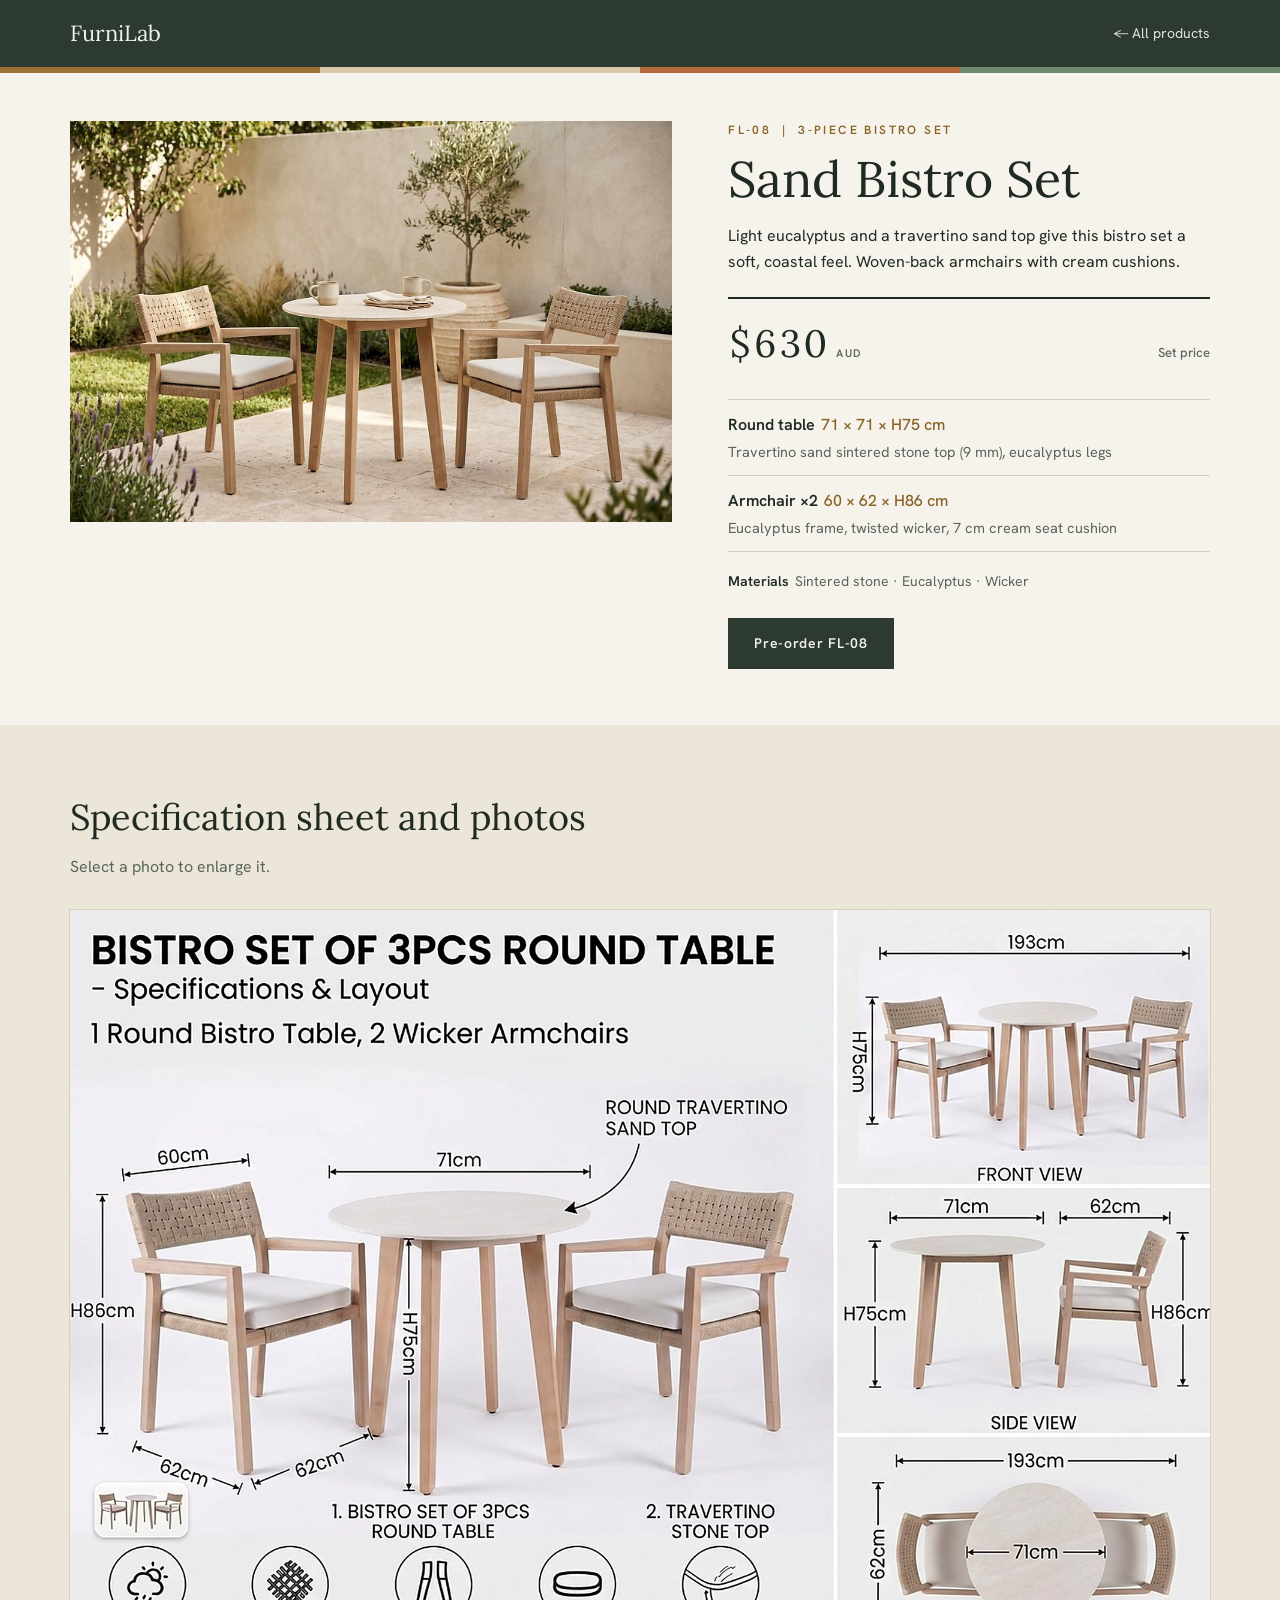
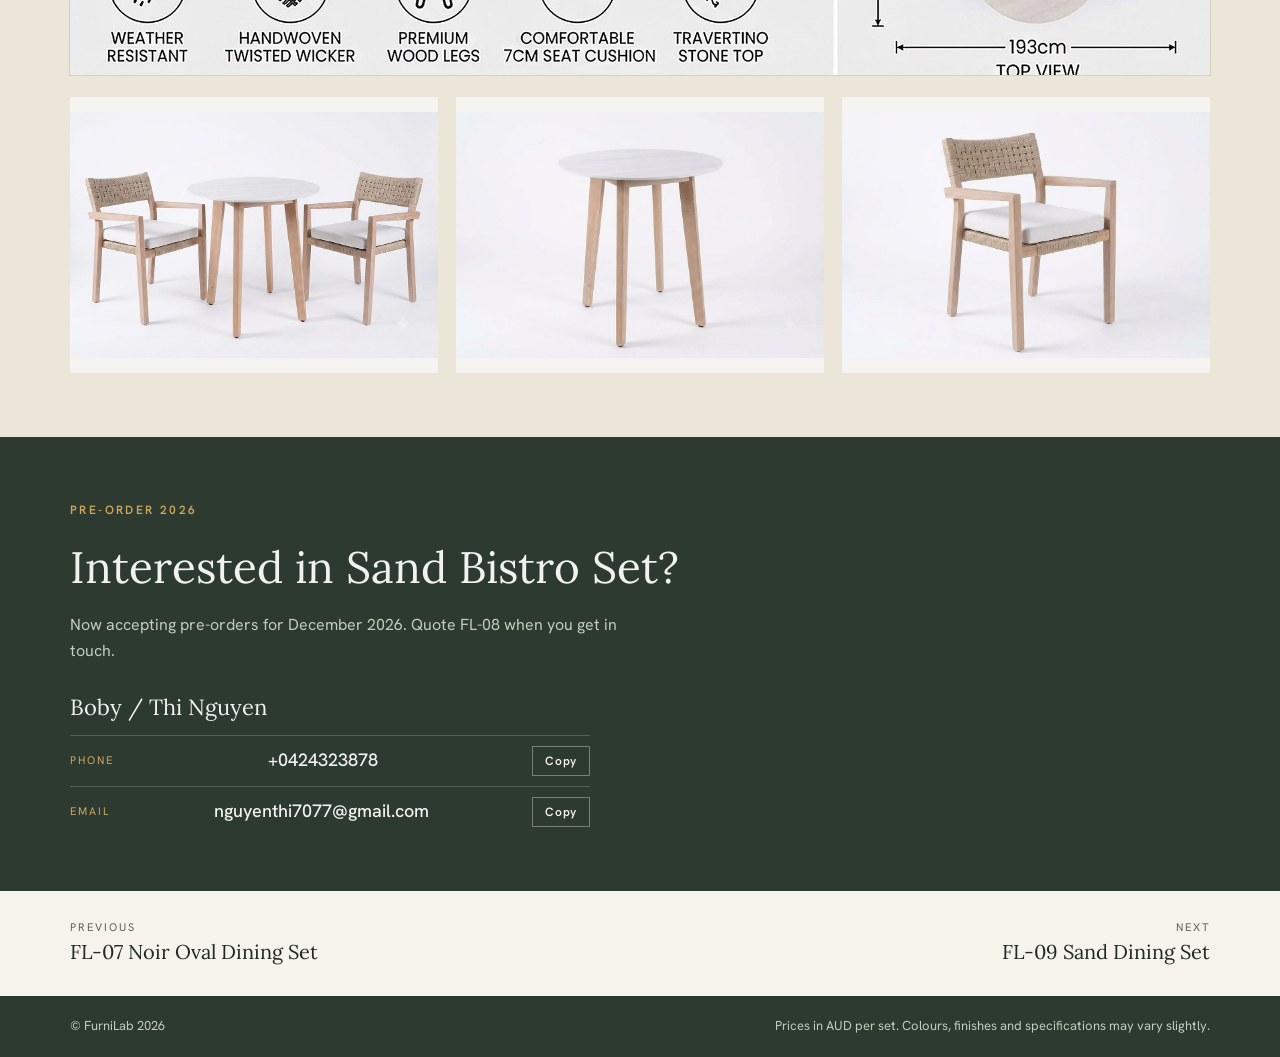
<file: furnilab-site/fl-08.html>
<!doctype html>
<html lang="en"><head><meta charset="utf-8">
<meta name="viewport" content="width=device-width,initial-scale=1,viewport-fit=cover">
<meta name="claude:viewport-fit-sides" content="cover">
<title>FL-08 Sand Bistro Set | FurniLab</title>
<link rel="stylesheet" href="https://fonts.googleapis.com/css2?family=Lora:ital,wght@0,400;0,500;1,400&family=Hanken+Grotesk:wght@400;500;600&display=swap">
<link rel="stylesheet" href="site.css">
<style>:root{padding-top:env(safe-area-inset-top,0px)}</style></head><body>
<div class="bar"><div class="wrap"><a class="logo" href="index.html">FurniLab</a><a class="back" href="index.html#collection">&larr; All products</a></div></div>
<div class="strip"></div>
<main>
<section class="wrap top">
  <div class="photo"><img src="img/fl08-life.jpg" data-zoom="img/fl08-life.jpg" data-alt="Sand Bistro Set" alt="Sand Bistro Set styled on a sunlit outdoor terrace" width="1600"></div>
  <div class="info">
    <p class="eyebrow">FL-08 &nbsp;|&nbsp; 3-piece bistro set</p>
    <h1>Sand Bistro Set</h1>
    <p>Light eucalyptus and a travertino sand top give this bistro set a soft, coastal feel. Woven-back armchairs with cream cushions.</p>
    <div class="price">$630<small>AUD</small><em>Set price</em></div>
    <ul class="specs"><li><b>Round table</b><span class="dim">71 × 71 × H75 cm</span><div>Travertino sand sintered stone top (9 mm), eucalyptus legs</div></li><li><b>Armchair ×2</b><span class="dim">60 × 62 × H86 cm</span><div>Eucalyptus frame, twisted wicker, 7 cm cream seat cushion</div></li></ul>
    <div class="mats"><b>Materials</b>Sintered stone · Eucalyptus · Wicker</div>
    <a class="cta" href="index.html#contact" data-pre="FL-08">Pre-order FL-08</a>
  </div>
</section>
<section class="gallery"><div class="wrap">
  <h2>Specification sheet and photos</h2>
  <p class="lead">Select a photo to enlarge it.</p>
  <div class="sheet"><img src="img/fl08-spec.jpg" data-zoom="img/fl08-spec.jpg" data-alt="Sand Bistro Set specification sheet" alt="Sand Bistro Set specification sheet with dimensions and materials" loading="lazy"></div><div class="thumbs n3"><button type="button" data-zoom="img/fl08-d1.jpg" data-alt="Sand Bistro Set photo 1" aria-label="Enlarge Sand Bistro Set photo 1"><img src="img/fl08-d1.jpg" alt="Sand Bistro Set, photo 1" loading="lazy"></button><button type="button" data-zoom="img/fl08-d2.jpg" data-alt="Sand Bistro Set photo 2" aria-label="Enlarge Sand Bistro Set photo 2"><img src="img/fl08-d2.jpg" alt="Sand Bistro Set, photo 2" loading="lazy"></button><button type="button" data-zoom="img/fl08-d3.jpg" data-alt="Sand Bistro Set photo 3" aria-label="Enlarge Sand Bistro Set photo 3"><img src="img/fl08-d3.jpg" alt="Sand Bistro Set, photo 3" loading="lazy"></button></div>
</div></section>
<section class="enq" id="enquire"><div class="wrap">
  <p class="eyebrow">Pre-order 2026</p>
  <h2>Interested in Sand Bistro Set?</h2>
  <p class="lead">Now accepting pre-orders for December 2026. Quote FL-08 when you get in touch.</p>
  <div class="person"><div class="name">Boby / Thi Nguyen</div>
    <div class="line"><span>Phone</span><b>+0424323878</b><button class="copy" type="button" data-copy="+0424323878">Copy</button></div>
    <div class="line"><span>Email</span><b>nguyenthi7077@gmail.com</b><button class="copy" type="button" data-copy="nguyenthi7077@gmail.com">Copy</button></div></div>
</div></section>
<div class="wrap pn"><a class="prev" href="fl-07.html"><small>Previous</small><span>FL-07 Noir Oval Dining Set</span></a><a class="next" href="fl-09.html"><small>Next</small><span>FL-09 Sand Dining Set</span></a></div>
</main>
<footer><div class="wrap"><span>&copy; FurniLab 2026</span><span>Prices in AUD per set. Colours, finishes and specifications may vary slightly.</span></div></footer>
<dialog id="lb" aria-label="Enlarged photo"><div class="in"><img alt=""></div><button class="x" type="button" onclick="document.getElementById('lb').close()">Close</button></dialog>
<script src="site.js"></script>
</body></html>
</file>
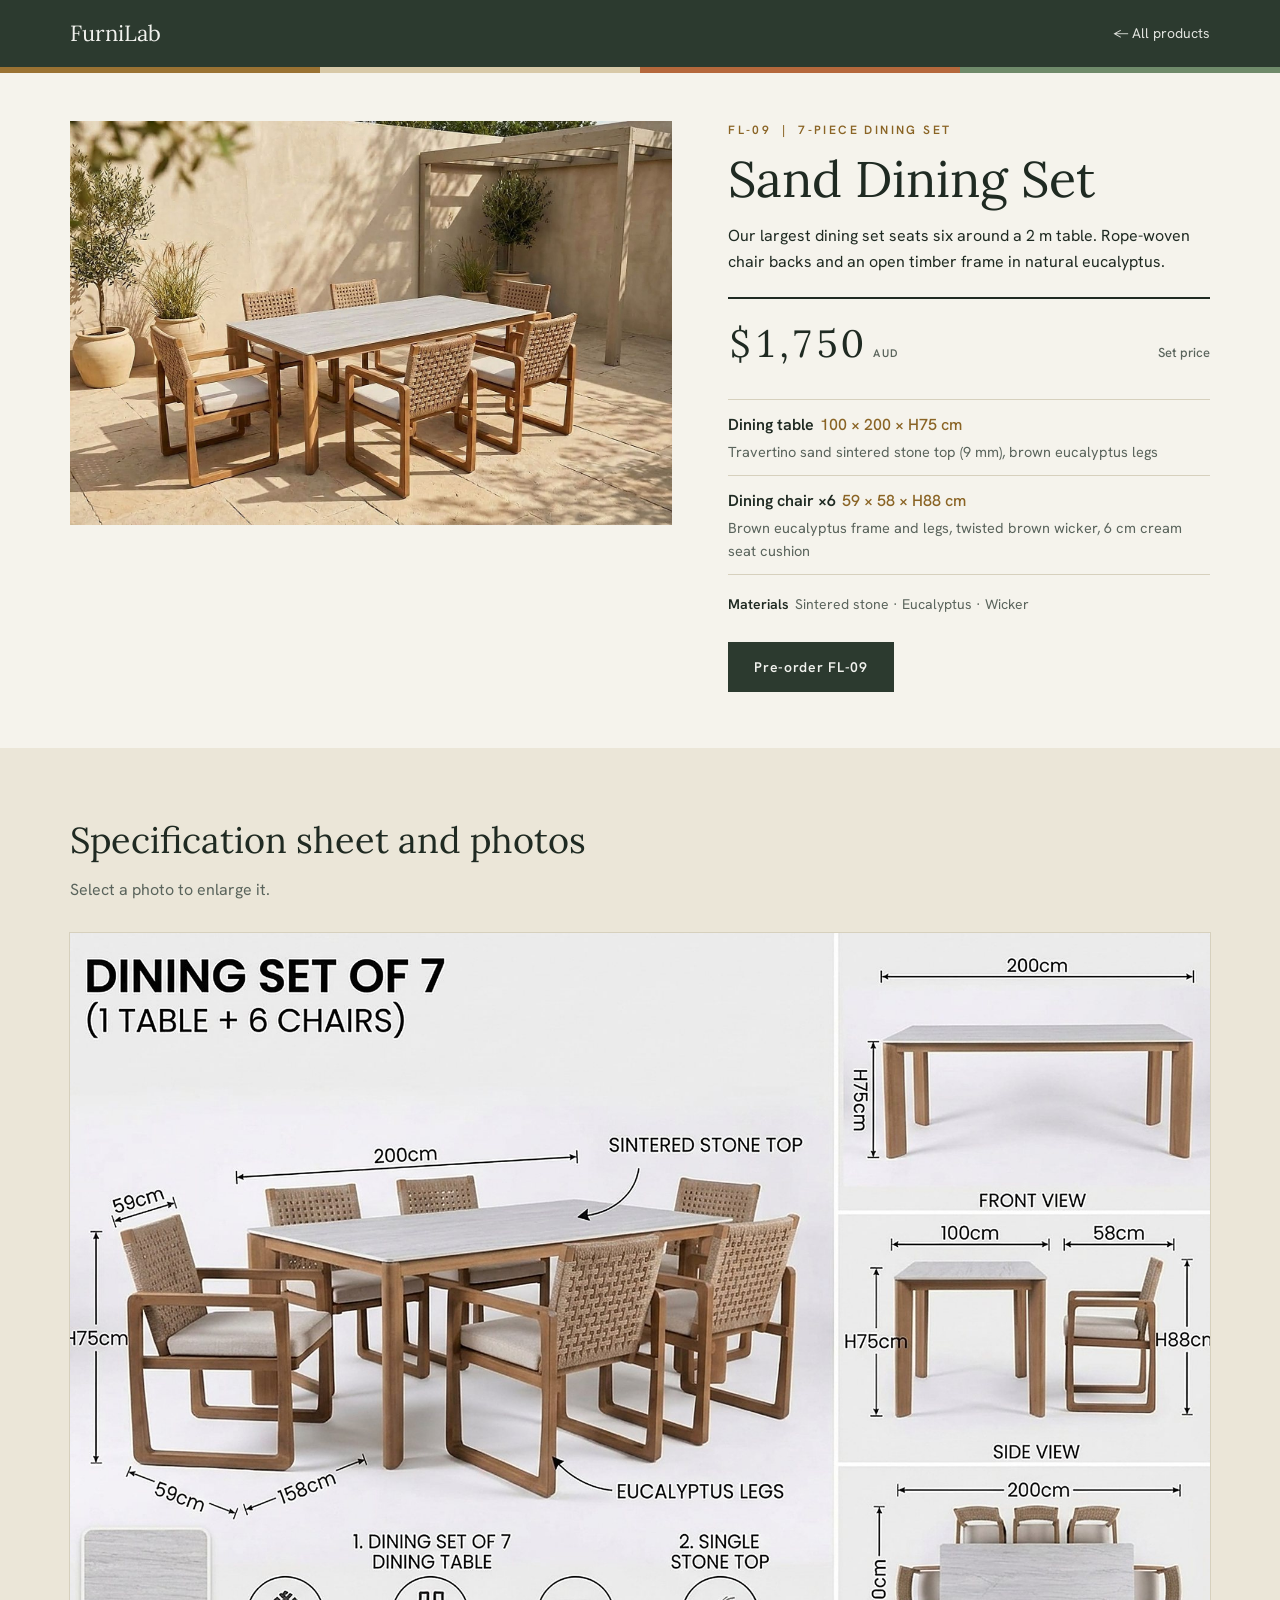
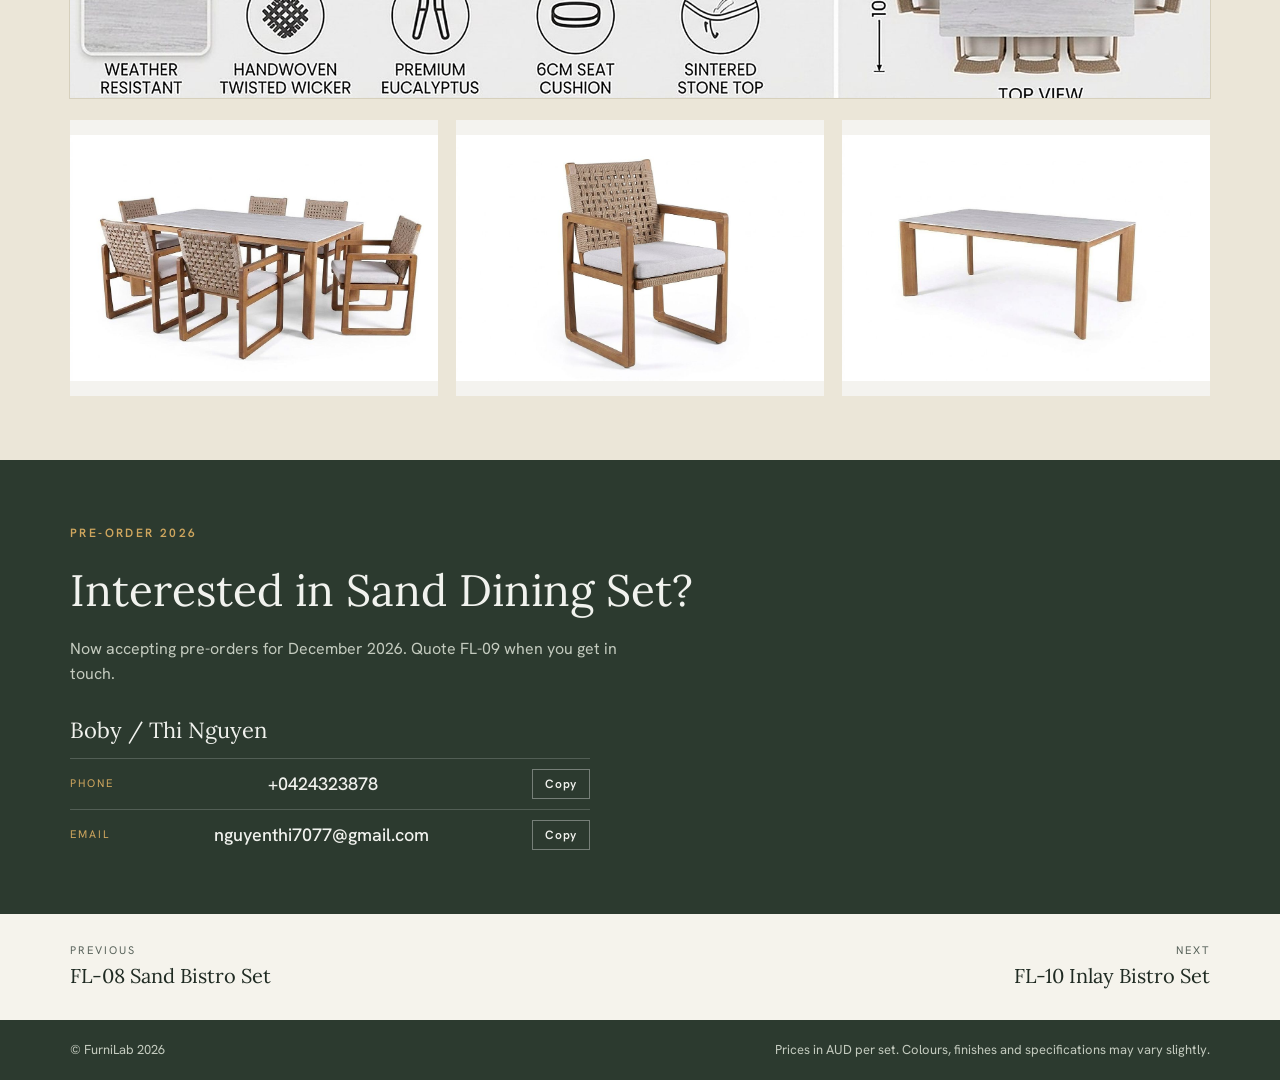
<file: furnilab-site/fl-09.html>
<!doctype html>
<html lang="en"><head><meta charset="utf-8">
<meta name="viewport" content="width=device-width,initial-scale=1,viewport-fit=cover">
<meta name="claude:viewport-fit-sides" content="cover">
<title>FL-09 Sand Dining Set | FurniLab</title>
<link rel="stylesheet" href="https://fonts.googleapis.com/css2?family=Lora:ital,wght@0,400;0,500;1,400&family=Hanken+Grotesk:wght@400;500;600&display=swap">
<link rel="stylesheet" href="site.css">
<style>:root{padding-top:env(safe-area-inset-top,0px)}</style></head><body>
<div class="bar"><div class="wrap"><a class="logo" href="index.html">FurniLab</a><a class="back" href="index.html#collection">&larr; All products</a></div></div>
<div class="strip"></div>
<main>
<section class="wrap top">
  <div class="photo"><img src="img/fl09-life.jpg" data-zoom="img/fl09-life.jpg" data-alt="Sand Dining Set" alt="Sand Dining Set styled on a sunlit outdoor terrace" width="1600"></div>
  <div class="info">
    <p class="eyebrow">FL-09 &nbsp;|&nbsp; 7-piece dining set</p>
    <h1>Sand Dining Set</h1>
    <p>Our largest dining set seats six around a 2 m table. Rope-woven chair backs and an open timber frame in natural eucalyptus.</p>
    <div class="price">$1,750<small>AUD</small><em>Set price</em></div>
    <ul class="specs"><li><b>Dining table</b><span class="dim">100 × 200 × H75 cm</span><div>Travertino sand sintered stone top (9 mm), brown eucalyptus legs</div></li><li><b>Dining chair ×6</b><span class="dim">59 × 58 × H88 cm</span><div>Brown eucalyptus frame and legs, twisted brown wicker, 6 cm cream seat cushion</div></li></ul>
    <div class="mats"><b>Materials</b>Sintered stone · Eucalyptus · Wicker</div>
    <a class="cta" href="index.html#contact" data-pre="FL-09">Pre-order FL-09</a>
  </div>
</section>
<section class="gallery"><div class="wrap">
  <h2>Specification sheet and photos</h2>
  <p class="lead">Select a photo to enlarge it.</p>
  <div class="sheet"><img src="img/fl09-spec.jpg" data-zoom="img/fl09-spec.jpg" data-alt="Sand Dining Set specification sheet" alt="Sand Dining Set specification sheet with dimensions and materials" loading="lazy"></div><div class="thumbs n3"><button type="button" data-zoom="img/fl09-d1.jpg" data-alt="Sand Dining Set photo 1" aria-label="Enlarge Sand Dining Set photo 1"><img src="img/fl09-d1.jpg" alt="Sand Dining Set, photo 1" loading="lazy"></button><button type="button" data-zoom="img/fl09-d2.jpg" data-alt="Sand Dining Set photo 2" aria-label="Enlarge Sand Dining Set photo 2"><img src="img/fl09-d2.jpg" alt="Sand Dining Set, photo 2" loading="lazy"></button><button type="button" data-zoom="img/fl09-d3.jpg" data-alt="Sand Dining Set photo 3" aria-label="Enlarge Sand Dining Set photo 3"><img src="img/fl09-d3.jpg" alt="Sand Dining Set, photo 3" loading="lazy"></button></div>
</div></section>
<section class="enq" id="enquire"><div class="wrap">
  <p class="eyebrow">Pre-order 2026</p>
  <h2>Interested in Sand Dining Set?</h2>
  <p class="lead">Now accepting pre-orders for December 2026. Quote FL-09 when you get in touch.</p>
  <div class="person"><div class="name">Boby / Thi Nguyen</div>
    <div class="line"><span>Phone</span><b>+0424323878</b><button class="copy" type="button" data-copy="+0424323878">Copy</button></div>
    <div class="line"><span>Email</span><b>nguyenthi7077@gmail.com</b><button class="copy" type="button" data-copy="nguyenthi7077@gmail.com">Copy</button></div></div>
</div></section>
<div class="wrap pn"><a class="prev" href="fl-08.html"><small>Previous</small><span>FL-08 Sand Bistro Set</span></a><a class="next" href="fl-10.html"><small>Next</small><span>FL-10 Inlay Bistro Set</span></a></div>
</main>
<footer><div class="wrap"><span>&copy; FurniLab 2026</span><span>Prices in AUD per set. Colours, finishes and specifications may vary slightly.</span></div></footer>
<dialog id="lb" aria-label="Enlarged photo"><div class="in"><img alt=""></div><button class="x" type="button" onclick="document.getElementById('lb').close()">Close</button></dialog>
<script src="site.js"></script>
</body></html>
</file>
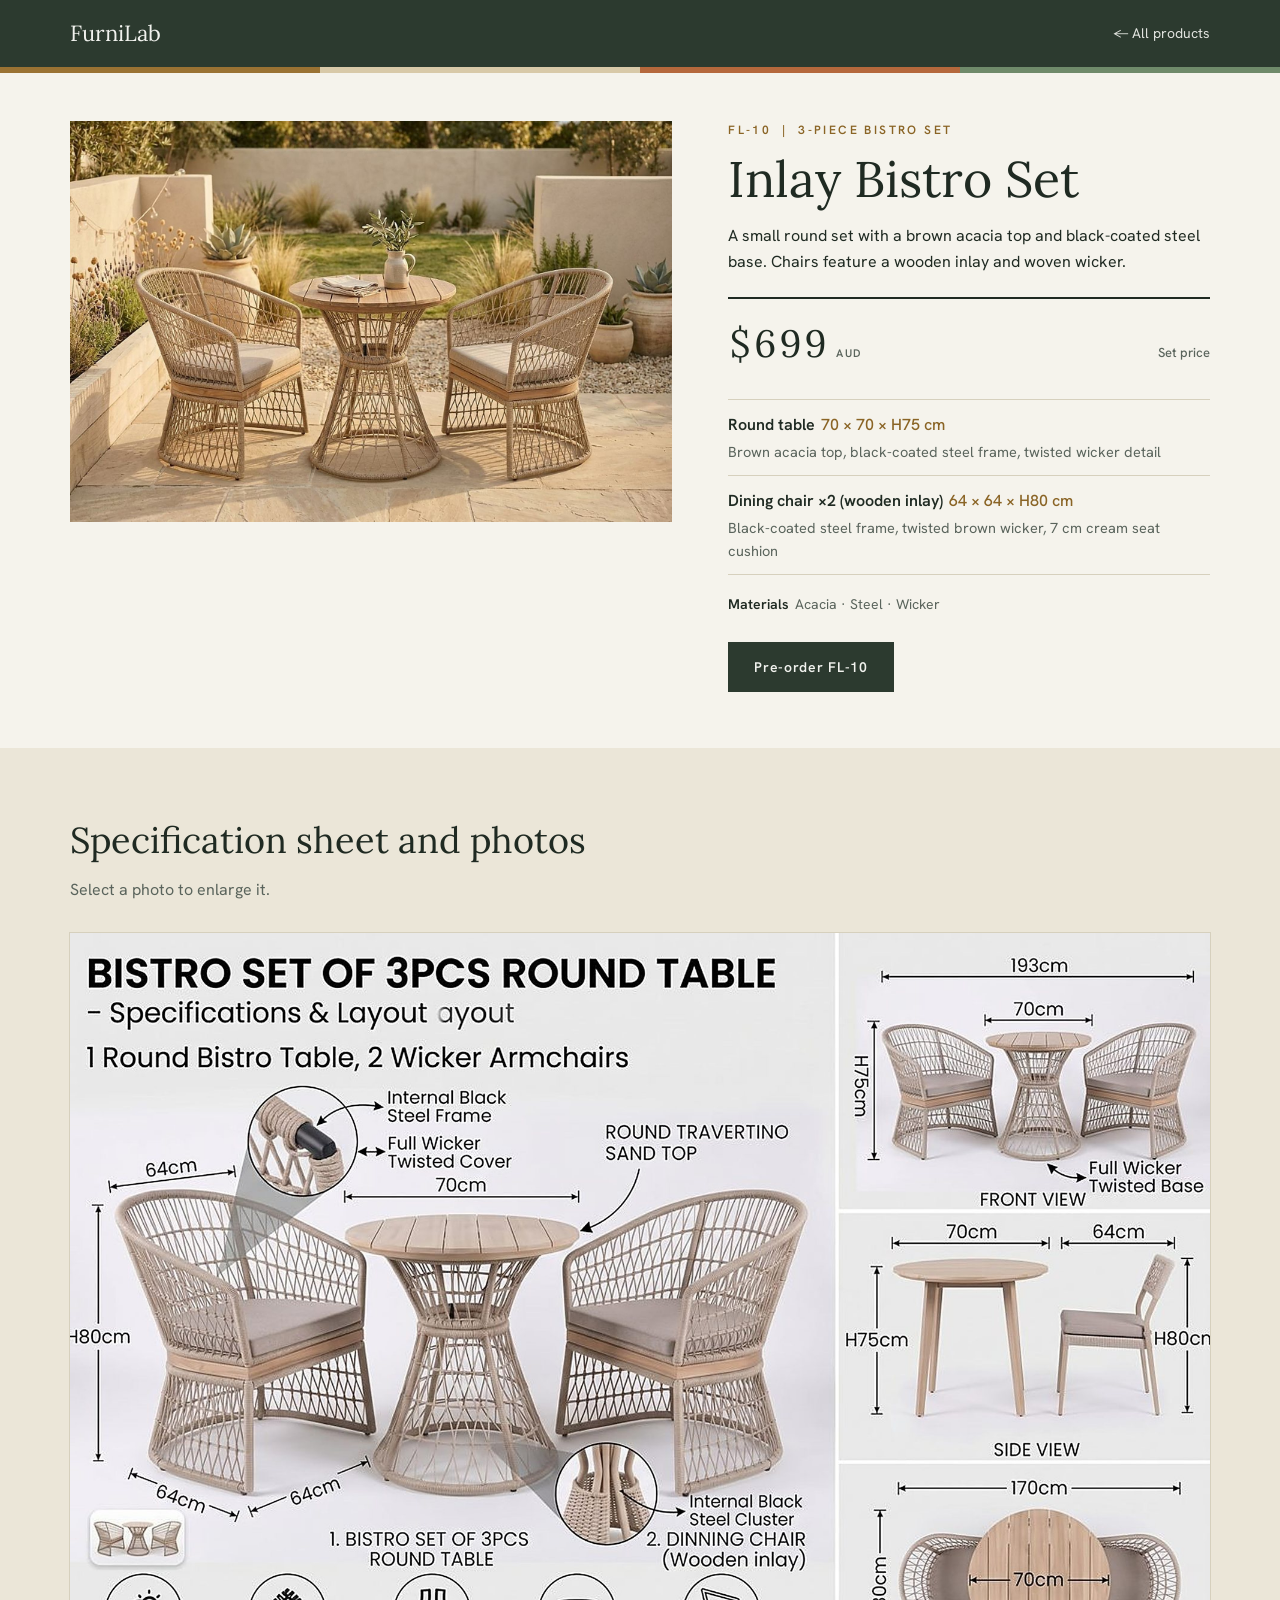
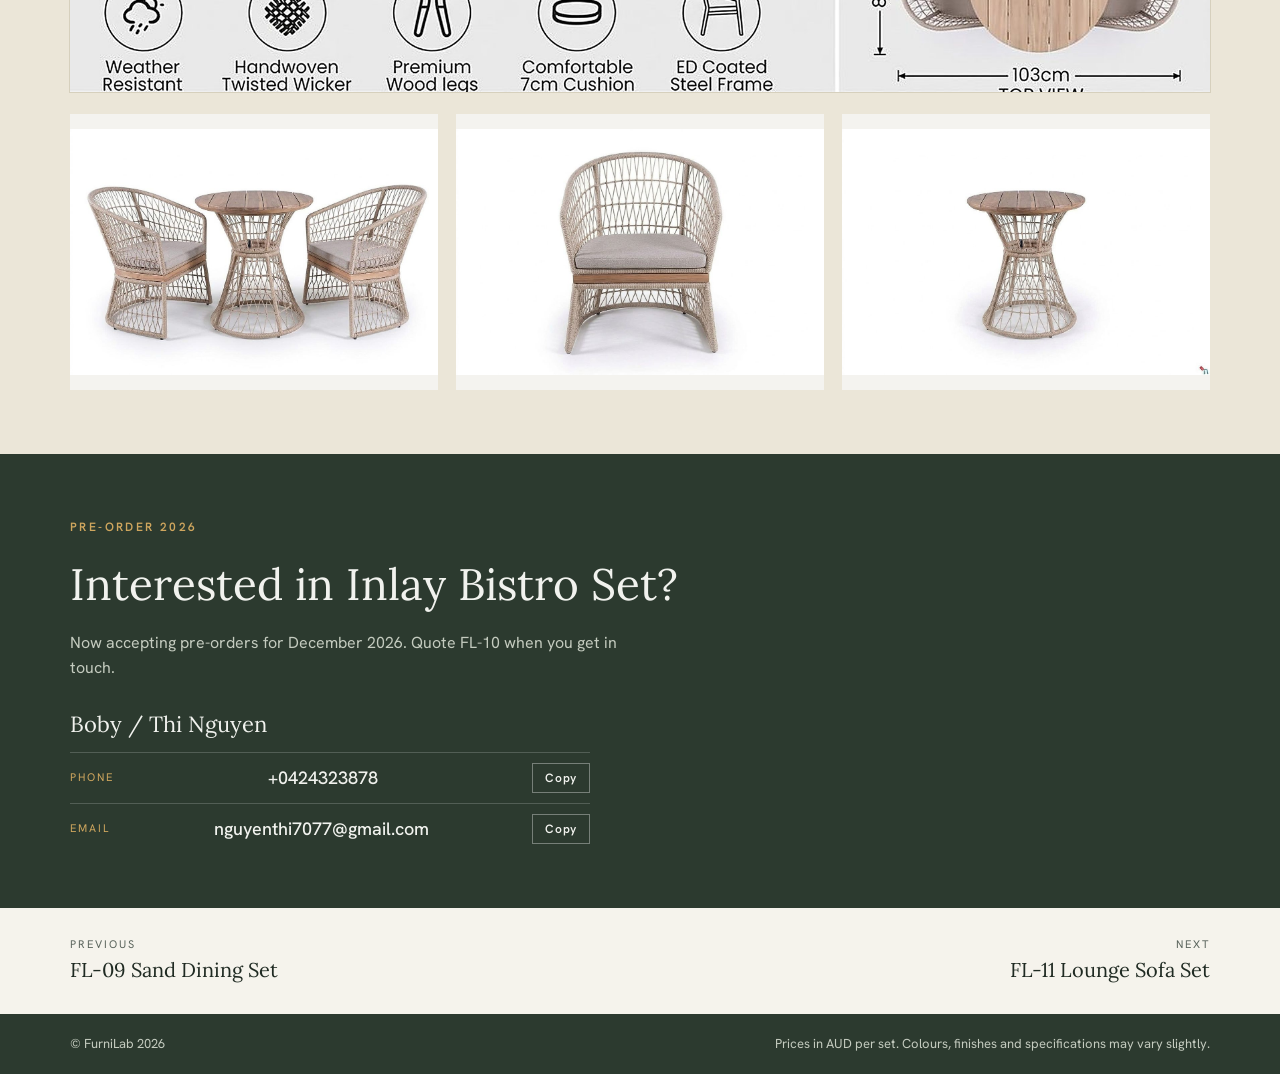
<file: furnilab-site/fl-10.html>
<!doctype html>
<html lang="en"><head><meta charset="utf-8">
<meta name="viewport" content="width=device-width,initial-scale=1,viewport-fit=cover">
<meta name="claude:viewport-fit-sides" content="cover">
<title>FL-10 Inlay Bistro Set | FurniLab</title>
<link rel="stylesheet" href="https://fonts.googleapis.com/css2?family=Lora:ital,wght@0,400;0,500;1,400&family=Hanken+Grotesk:wght@400;500;600&display=swap">
<link rel="stylesheet" href="site.css">
<style>:root{padding-top:env(safe-area-inset-top,0px)}</style></head><body>
<div class="bar"><div class="wrap"><a class="logo" href="index.html">FurniLab</a><a class="back" href="index.html#collection">&larr; All products</a></div></div>
<div class="strip"></div>
<main>
<section class="wrap top">
  <div class="photo"><img src="img/fl10-life.jpg" data-zoom="img/fl10-life.jpg" data-alt="Inlay Bistro Set" alt="Inlay Bistro Set styled on a sunlit outdoor terrace" width="1600"></div>
  <div class="info">
    <p class="eyebrow">FL-10 &nbsp;|&nbsp; 3-piece bistro set</p>
    <h1>Inlay Bistro Set</h1>
    <p>A small round set with a brown acacia top and black-coated steel base. Chairs feature a wooden inlay and woven wicker.</p>
    <div class="price">$699<small>AUD</small><em>Set price</em></div>
    <ul class="specs"><li><b>Round table</b><span class="dim">70 × 70 × H75 cm</span><div>Brown acacia top, black-coated steel frame, twisted wicker detail</div></li><li><b>Dining chair ×2 (wooden inlay)</b><span class="dim">64 × 64 × H80 cm</span><div>Black-coated steel frame, twisted brown wicker, 7 cm cream seat cushion</div></li></ul>
    <div class="mats"><b>Materials</b>Acacia · Steel · Wicker</div>
    <a class="cta" href="index.html#contact" data-pre="FL-10">Pre-order FL-10</a>
  </div>
</section>
<section class="gallery"><div class="wrap">
  <h2>Specification sheet and photos</h2>
  <p class="lead">Select a photo to enlarge it.</p>
  <div class="sheet"><img src="img/fl10-spec.jpg" data-zoom="img/fl10-spec.jpg" data-alt="Inlay Bistro Set specification sheet" alt="Inlay Bistro Set specification sheet with dimensions and materials" loading="lazy"></div><div class="thumbs n3"><button type="button" data-zoom="img/fl10-d1.jpg" data-alt="Inlay Bistro Set photo 1" aria-label="Enlarge Inlay Bistro Set photo 1"><img src="img/fl10-d1.jpg" alt="Inlay Bistro Set, photo 1" loading="lazy"></button><button type="button" data-zoom="img/fl10-d2.jpg" data-alt="Inlay Bistro Set photo 2" aria-label="Enlarge Inlay Bistro Set photo 2"><img src="img/fl10-d2.jpg" alt="Inlay Bistro Set, photo 2" loading="lazy"></button><button type="button" data-zoom="img/fl10-d3.jpg" data-alt="Inlay Bistro Set photo 3" aria-label="Enlarge Inlay Bistro Set photo 3"><img src="img/fl10-d3.jpg" alt="Inlay Bistro Set, photo 3" loading="lazy"></button></div>
</div></section>
<section class="enq" id="enquire"><div class="wrap">
  <p class="eyebrow">Pre-order 2026</p>
  <h2>Interested in Inlay Bistro Set?</h2>
  <p class="lead">Now accepting pre-orders for December 2026. Quote FL-10 when you get in touch.</p>
  <div class="person"><div class="name">Boby / Thi Nguyen</div>
    <div class="line"><span>Phone</span><b>+0424323878</b><button class="copy" type="button" data-copy="+0424323878">Copy</button></div>
    <div class="line"><span>Email</span><b>nguyenthi7077@gmail.com</b><button class="copy" type="button" data-copy="nguyenthi7077@gmail.com">Copy</button></div></div>
</div></section>
<div class="wrap pn"><a class="prev" href="fl-09.html"><small>Previous</small><span>FL-09 Sand Dining Set</span></a><a class="next" href="fl-11.html"><small>Next</small><span>FL-11 Lounge Sofa Set</span></a></div>
</main>
<footer><div class="wrap"><span>&copy; FurniLab 2026</span><span>Prices in AUD per set. Colours, finishes and specifications may vary slightly.</span></div></footer>
<dialog id="lb" aria-label="Enlarged photo"><div class="in"><img alt=""></div><button class="x" type="button" onclick="document.getElementById('lb').close()">Close</button></dialog>
<script src="site.js"></script>
</body></html>
</file>
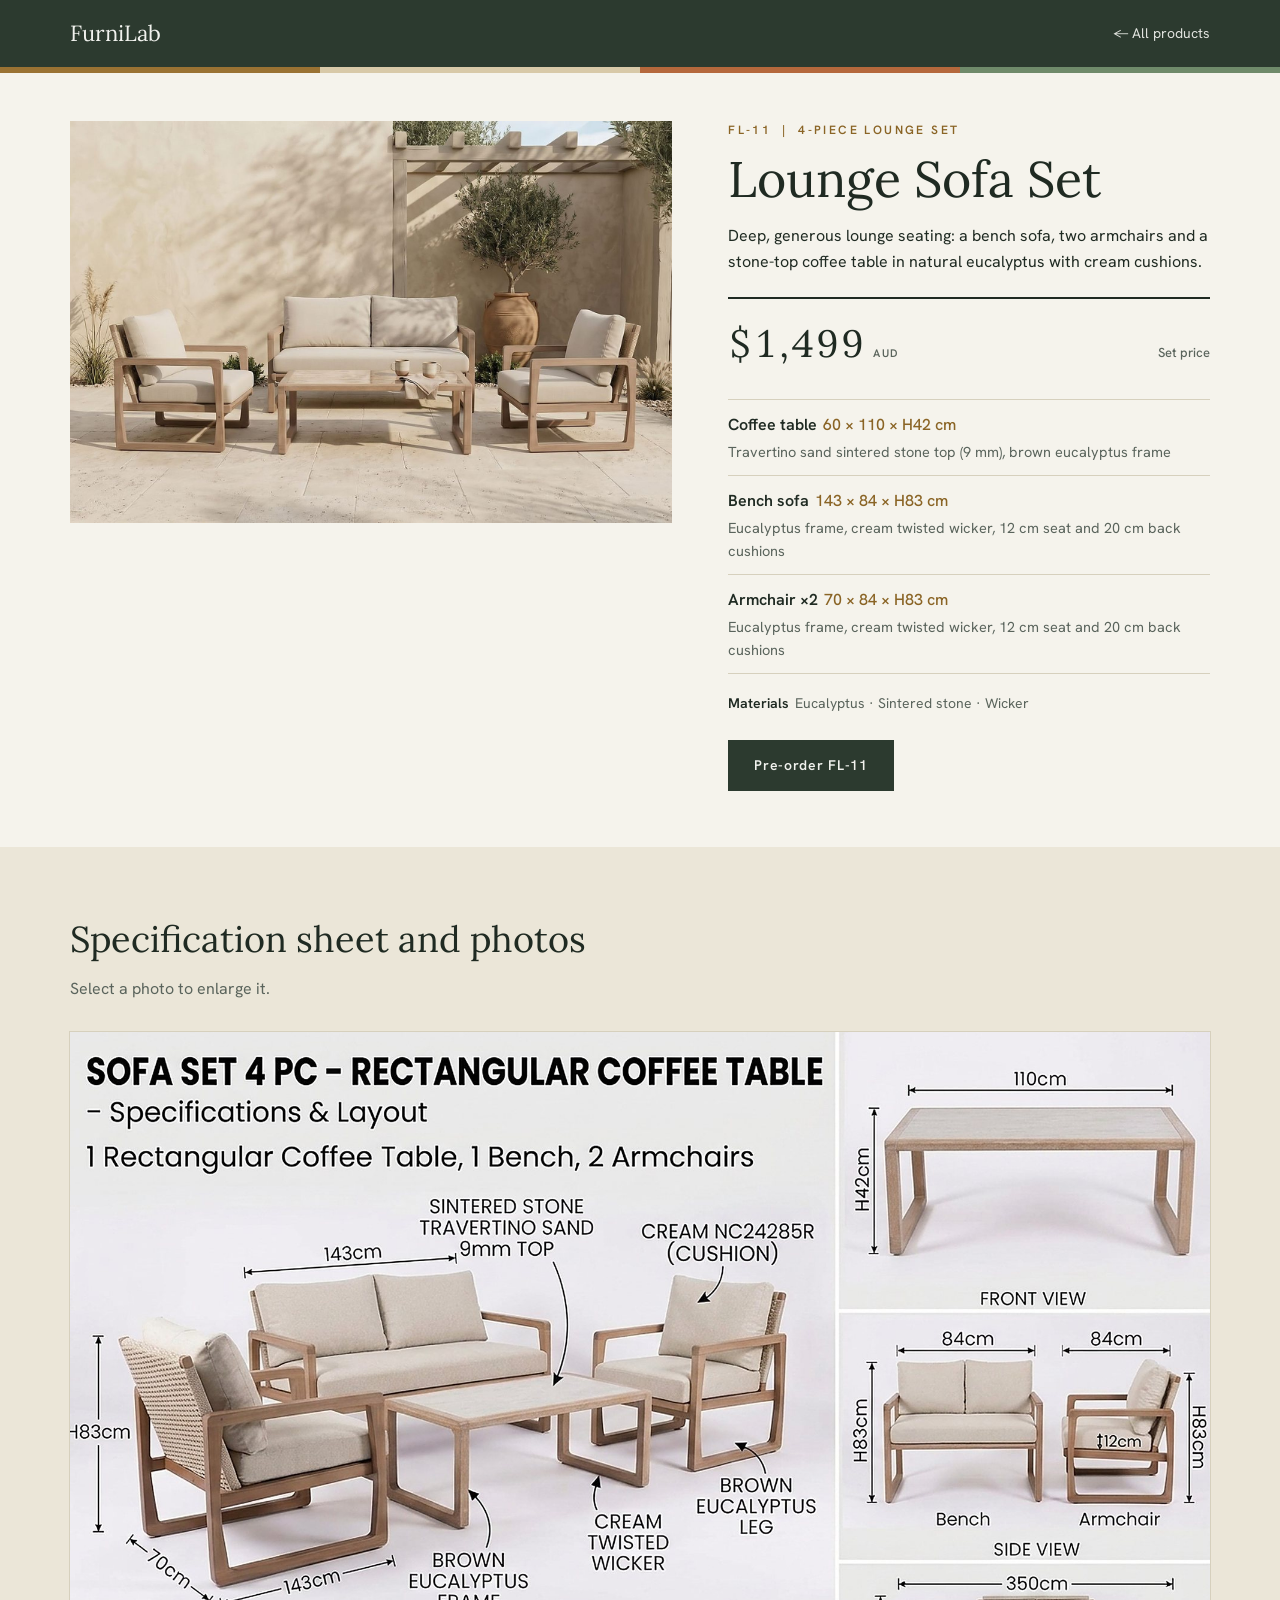
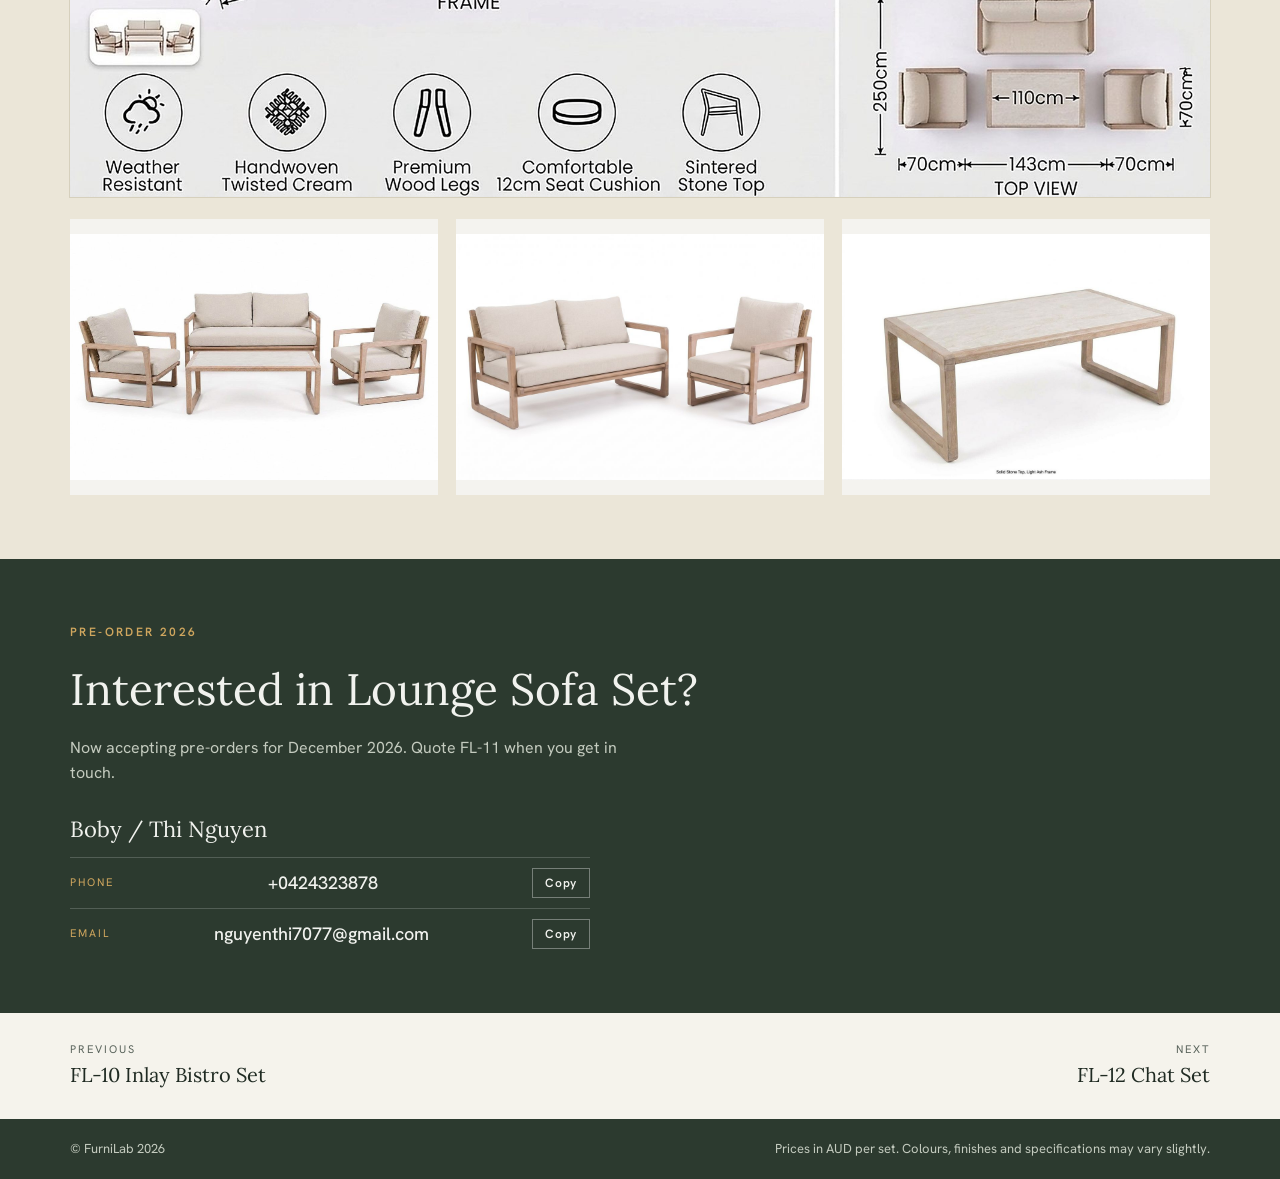
<file: furnilab-site/fl-11.html>
<!doctype html>
<html lang="en"><head><meta charset="utf-8">
<meta name="viewport" content="width=device-width,initial-scale=1,viewport-fit=cover">
<meta name="claude:viewport-fit-sides" content="cover">
<title>FL-11 Lounge Sofa Set | FurniLab</title>
<link rel="stylesheet" href="https://fonts.googleapis.com/css2?family=Lora:ital,wght@0,400;0,500;1,400&family=Hanken+Grotesk:wght@400;500;600&display=swap">
<link rel="stylesheet" href="site.css">
<style>:root{padding-top:env(safe-area-inset-top,0px)}</style></head><body>
<div class="bar"><div class="wrap"><a class="logo" href="index.html">FurniLab</a><a class="back" href="index.html#collection">&larr; All products</a></div></div>
<div class="strip"></div>
<main>
<section class="wrap top">
  <div class="photo"><img src="img/fl11-life.jpg" data-zoom="img/fl11-life.jpg" data-alt="Lounge Sofa Set" alt="Lounge Sofa Set styled on a sunlit outdoor terrace" width="1600"></div>
  <div class="info">
    <p class="eyebrow">FL-11 &nbsp;|&nbsp; 4-piece lounge set</p>
    <h1>Lounge Sofa Set</h1>
    <p>Deep, generous lounge seating: a bench sofa, two armchairs and a stone-top coffee table in natural eucalyptus with cream cushions.</p>
    <div class="price">$1,499<small>AUD</small><em>Set price</em></div>
    <ul class="specs"><li><b>Coffee table</b><span class="dim">60 × 110 × H42 cm</span><div>Travertino sand sintered stone top (9 mm), brown eucalyptus frame</div></li><li><b>Bench sofa</b><span class="dim">143 × 84 × H83 cm</span><div>Eucalyptus frame, cream twisted wicker, 12 cm seat and 20 cm back cushions</div></li><li><b>Armchair ×2</b><span class="dim">70 × 84 × H83 cm</span><div>Eucalyptus frame, cream twisted wicker, 12 cm seat and 20 cm back cushions</div></li></ul>
    <div class="mats"><b>Materials</b>Eucalyptus · Sintered stone · Wicker</div>
    <a class="cta" href="index.html#contact" data-pre="FL-11">Pre-order FL-11</a>
  </div>
</section>
<section class="gallery"><div class="wrap">
  <h2>Specification sheet and photos</h2>
  <p class="lead">Select a photo to enlarge it.</p>
  <div class="sheet"><img src="img/fl11-spec.jpg" data-zoom="img/fl11-spec.jpg" data-alt="Lounge Sofa Set specification sheet" alt="Lounge Sofa Set specification sheet with dimensions and materials" loading="lazy"></div><div class="thumbs n3"><button type="button" data-zoom="img/fl11-d1.jpg" data-alt="Lounge Sofa Set photo 1" aria-label="Enlarge Lounge Sofa Set photo 1"><img src="img/fl11-d1.jpg" alt="Lounge Sofa Set, photo 1" loading="lazy"></button><button type="button" data-zoom="img/fl11-d2.jpg" data-alt="Lounge Sofa Set photo 2" aria-label="Enlarge Lounge Sofa Set photo 2"><img src="img/fl11-d2.jpg" alt="Lounge Sofa Set, photo 2" loading="lazy"></button><button type="button" data-zoom="img/fl11-d3.jpg" data-alt="Lounge Sofa Set photo 3" aria-label="Enlarge Lounge Sofa Set photo 3"><img src="img/fl11-d3.jpg" alt="Lounge Sofa Set, photo 3" loading="lazy"></button></div>
</div></section>
<section class="enq" id="enquire"><div class="wrap">
  <p class="eyebrow">Pre-order 2026</p>
  <h2>Interested in Lounge Sofa Set?</h2>
  <p class="lead">Now accepting pre-orders for December 2026. Quote FL-11 when you get in touch.</p>
  <div class="person"><div class="name">Boby / Thi Nguyen</div>
    <div class="line"><span>Phone</span><b>+0424323878</b><button class="copy" type="button" data-copy="+0424323878">Copy</button></div>
    <div class="line"><span>Email</span><b>nguyenthi7077@gmail.com</b><button class="copy" type="button" data-copy="nguyenthi7077@gmail.com">Copy</button></div></div>
</div></section>
<div class="wrap pn"><a class="prev" href="fl-10.html"><small>Previous</small><span>FL-10 Inlay Bistro Set</span></a><a class="next" href="fl-12.html"><small>Next</small><span>FL-12 Chat Set</span></a></div>
</main>
<footer><div class="wrap"><span>&copy; FurniLab 2026</span><span>Prices in AUD per set. Colours, finishes and specifications may vary slightly.</span></div></footer>
<dialog id="lb" aria-label="Enlarged photo"><div class="in"><img alt=""></div><button class="x" type="button" onclick="document.getElementById('lb').close()">Close</button></dialog>
<script src="site.js"></script>
</body></html>
</file>
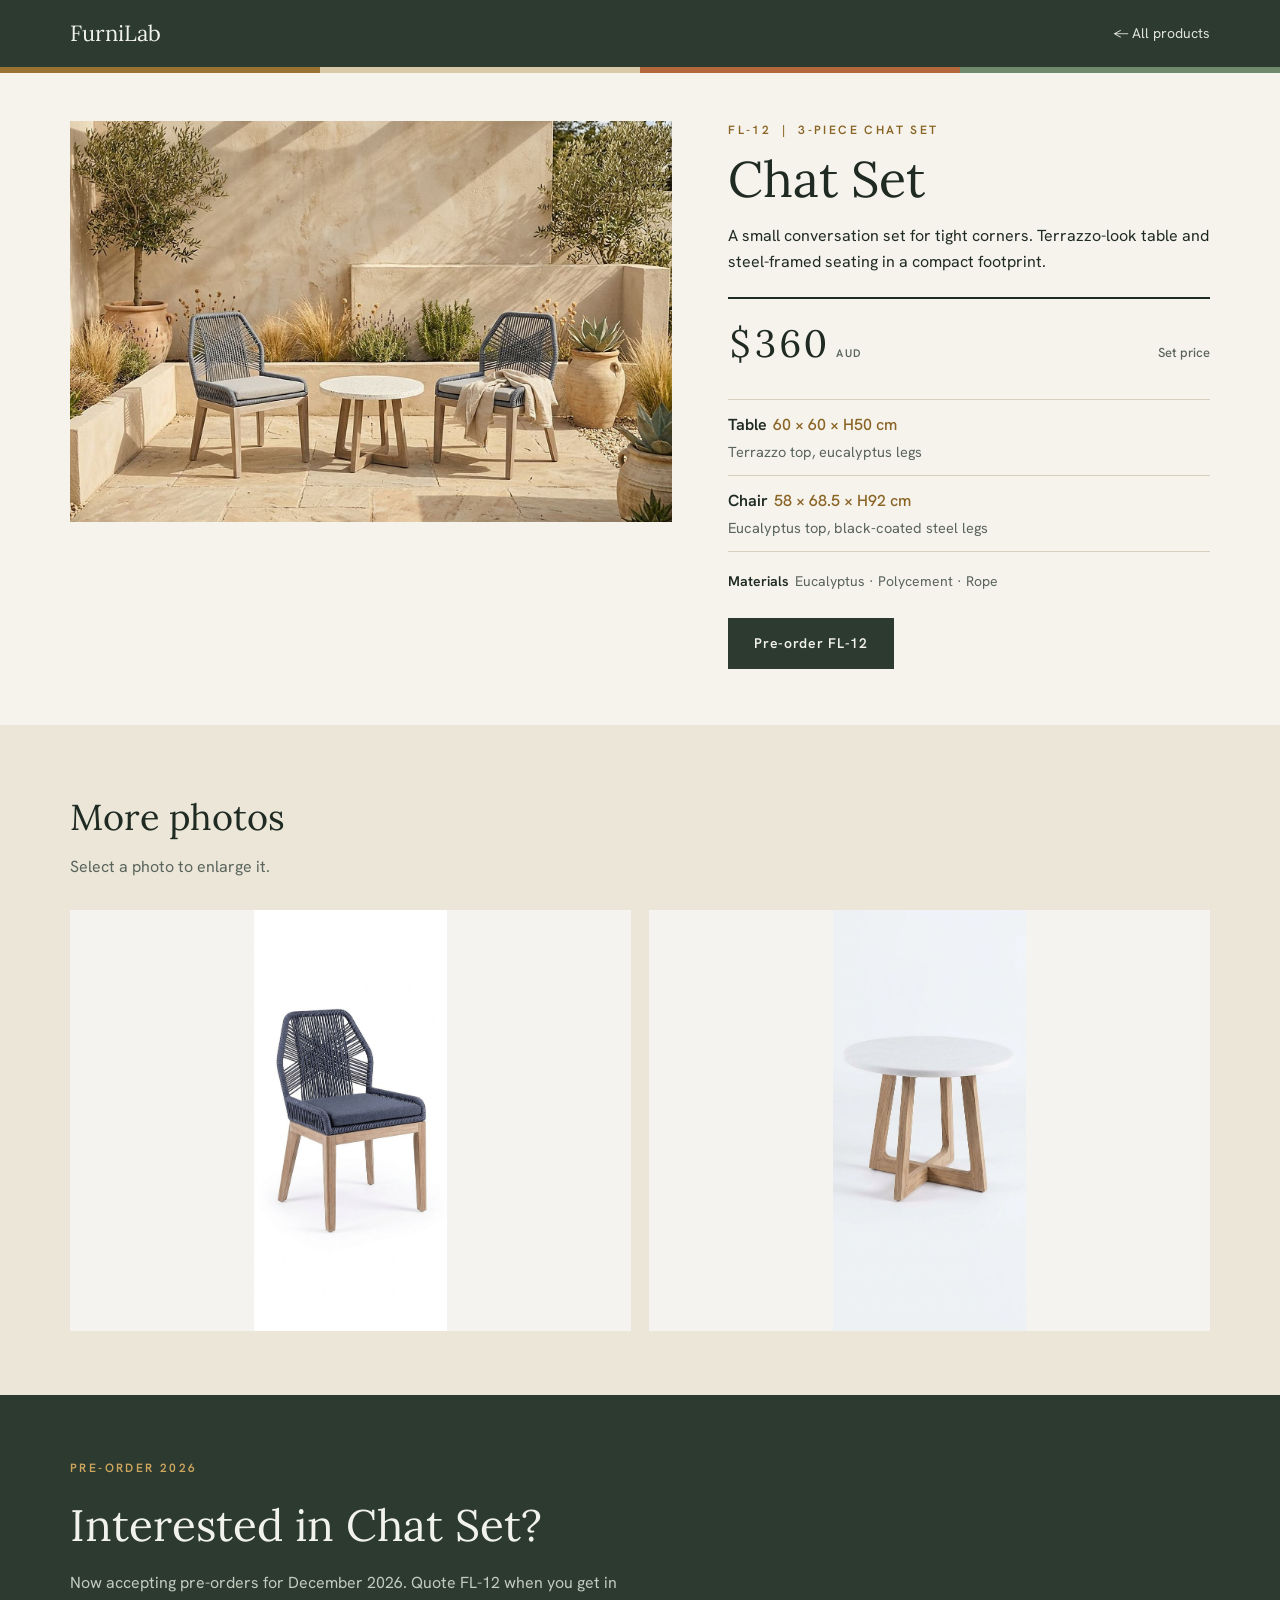
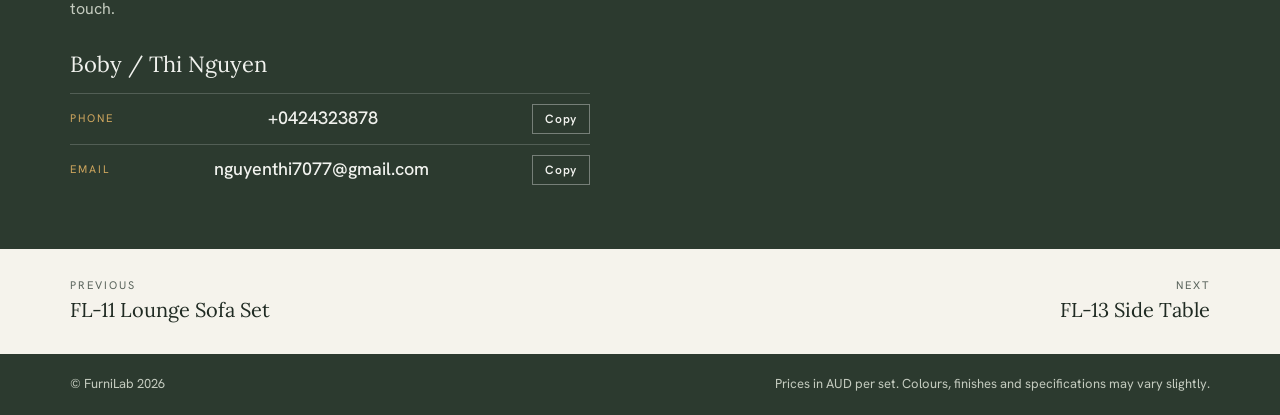
<file: furnilab-site/fl-12.html>
<!doctype html>
<html lang="en"><head><meta charset="utf-8">
<meta name="viewport" content="width=device-width,initial-scale=1,viewport-fit=cover">
<meta name="claude:viewport-fit-sides" content="cover">
<title>FL-12 Chat Set | FurniLab</title>
<link rel="stylesheet" href="https://fonts.googleapis.com/css2?family=Lora:ital,wght@0,400;0,500;1,400&family=Hanken+Grotesk:wght@400;500;600&display=swap">
<link rel="stylesheet" href="site.css">
<style>:root{padding-top:env(safe-area-inset-top,0px)}</style></head><body>
<div class="bar"><div class="wrap"><a class="logo" href="index.html">FurniLab</a><a class="back" href="index.html#collection">&larr; All products</a></div></div>
<div class="strip"></div>
<main>
<section class="wrap top">
  <div class="photo"><img src="img/fl12-life.jpg" data-zoom="img/fl12-life.jpg" data-alt="Chat Set" alt="Chat Set styled on a sunlit outdoor terrace" width="1600"></div>
  <div class="info">
    <p class="eyebrow">FL-12 &nbsp;|&nbsp; 3-piece chat set</p>
    <h1>Chat Set</h1>
    <p>A small conversation set for tight corners. Terrazzo-look table and steel-framed seating in a compact footprint.</p>
    <div class="price">$360<small>AUD</small><em>Set price</em></div>
    <ul class="specs"><li><b>Table</b><span class="dim">60 × 60 × H50 cm</span><div>Terrazzo top, eucalyptus legs</div></li><li><b>Chair</b><span class="dim">58 × 68.5 × H92 cm</span><div>Eucalyptus top, black-coated steel legs</div></li></ul>
    <div class="mats"><b>Materials</b>Eucalyptus · Polycement · Rope</div>
    <a class="cta" href="index.html#contact" data-pre="FL-12">Pre-order FL-12</a>
  </div>
</section>
<section class="gallery"><div class="wrap">
  <h2>More photos</h2>
  <p class="lead">Select a photo to enlarge it.</p>
  <div class="thumbs n2"><button type="button" data-zoom="img/fl12-d1.jpg" data-alt="Chat Set photo 1" aria-label="Enlarge Chat Set photo 1"><img src="img/fl12-d1.jpg" alt="Chat Set, photo 1" loading="lazy"></button><button type="button" data-zoom="img/fl12-d2.jpg" data-alt="Chat Set photo 2" aria-label="Enlarge Chat Set photo 2"><img src="img/fl12-d2.jpg" alt="Chat Set, photo 2" loading="lazy"></button></div>
</div></section>
<section class="enq" id="enquire"><div class="wrap">
  <p class="eyebrow">Pre-order 2026</p>
  <h2>Interested in Chat Set?</h2>
  <p class="lead">Now accepting pre-orders for December 2026. Quote FL-12 when you get in touch.</p>
  <div class="person"><div class="name">Boby / Thi Nguyen</div>
    <div class="line"><span>Phone</span><b>+0424323878</b><button class="copy" type="button" data-copy="+0424323878">Copy</button></div>
    <div class="line"><span>Email</span><b>nguyenthi7077@gmail.com</b><button class="copy" type="button" data-copy="nguyenthi7077@gmail.com">Copy</button></div></div>
</div></section>
<div class="wrap pn"><a class="prev" href="fl-11.html"><small>Previous</small><span>FL-11 Lounge Sofa Set</span></a><a class="next" href="fl-13.html"><small>Next</small><span>FL-13 Side Table</span></a></div>
</main>
<footer><div class="wrap"><span>&copy; FurniLab 2026</span><span>Prices in AUD per set. Colours, finishes and specifications may vary slightly.</span></div></footer>
<dialog id="lb" aria-label="Enlarged photo"><div class="in"><img alt=""></div><button class="x" type="button" onclick="document.getElementById('lb').close()">Close</button></dialog>
<script src="site.js"></script>
</body></html>
</file>
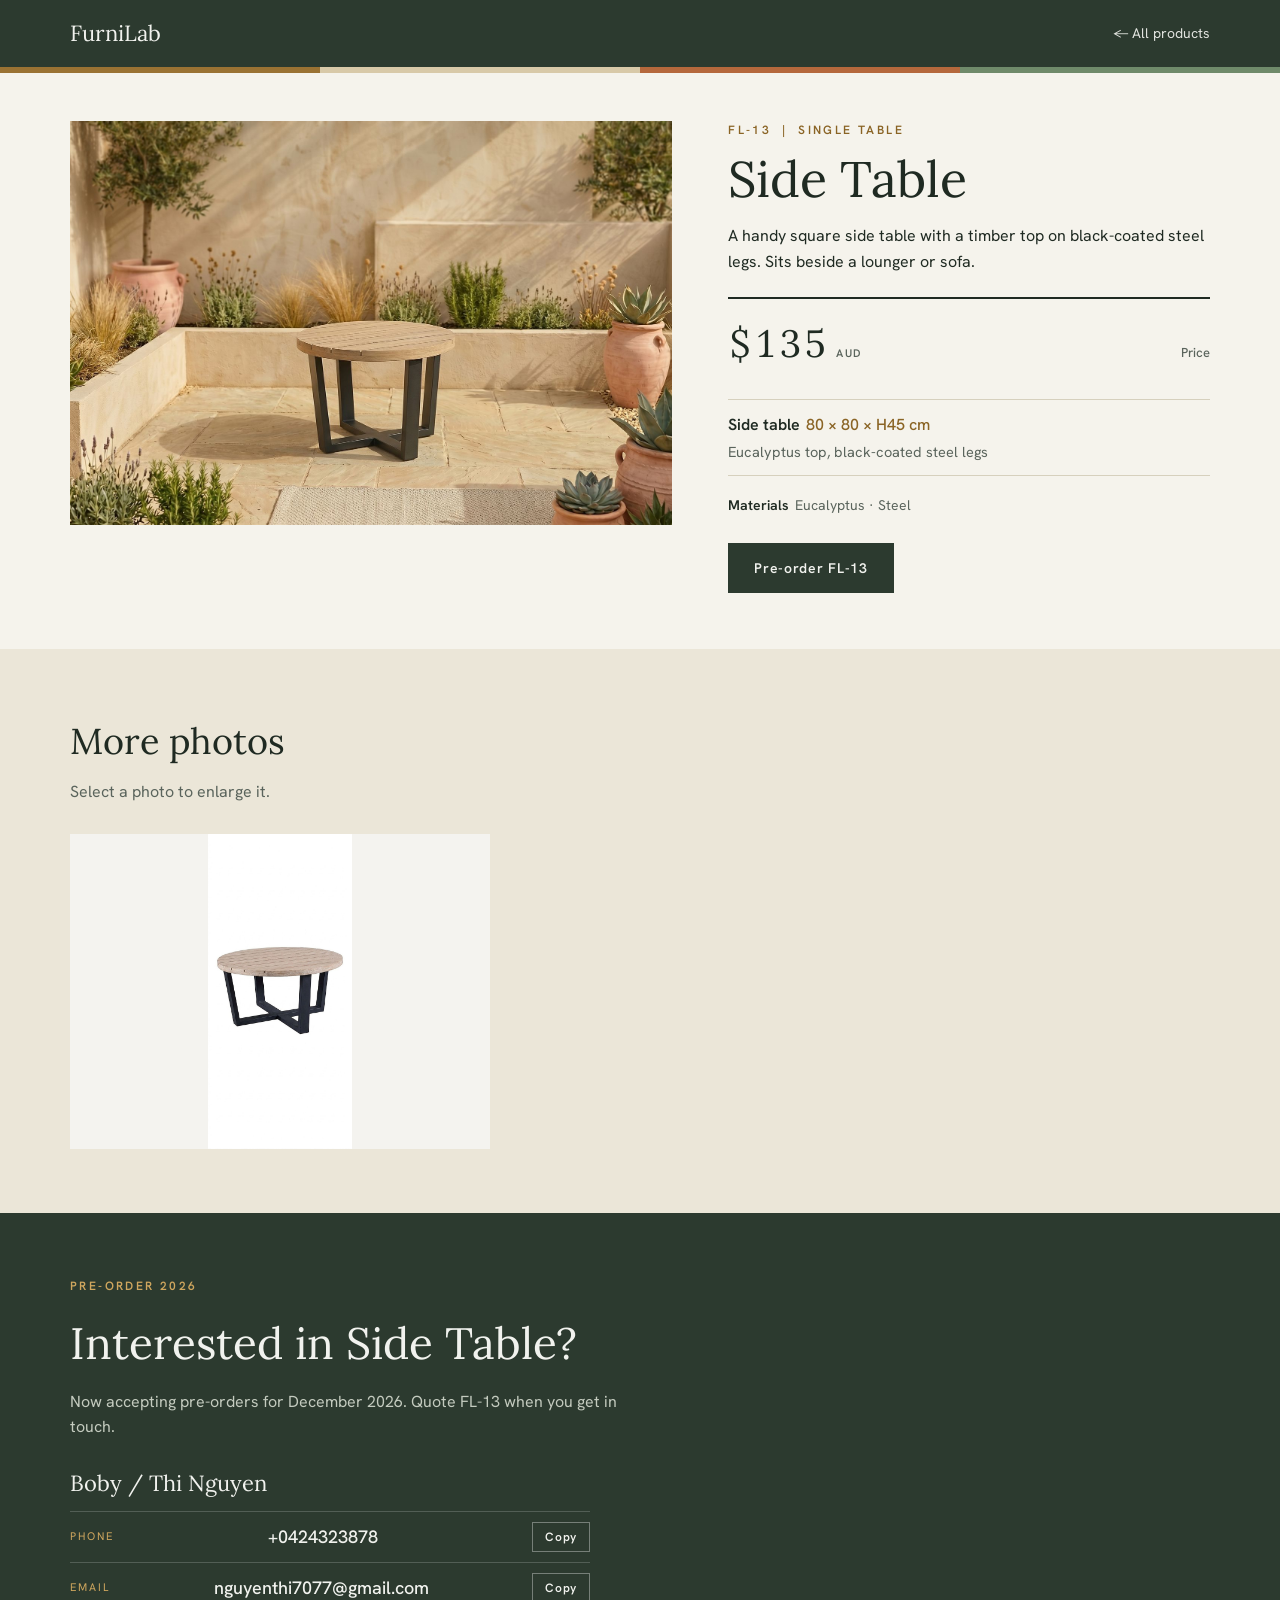
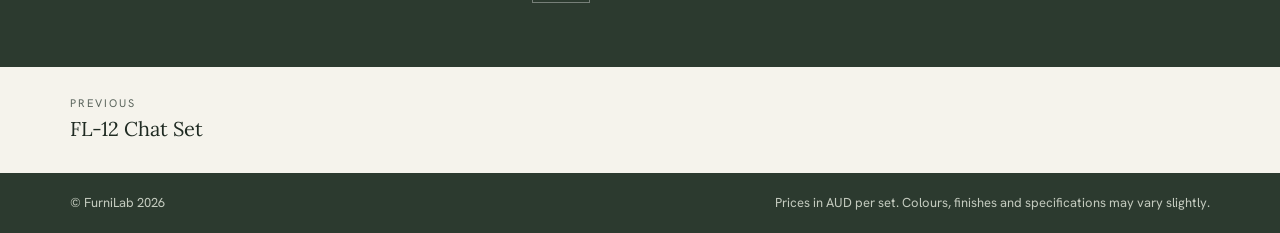
<file: furnilab-site/fl-13.html>
<!doctype html>
<html lang="en"><head><meta charset="utf-8">
<meta name="viewport" content="width=device-width,initial-scale=1,viewport-fit=cover">
<meta name="claude:viewport-fit-sides" content="cover">
<title>FL-13 Side Table | FurniLab</title>
<link rel="stylesheet" href="https://fonts.googleapis.com/css2?family=Lora:ital,wght@0,400;0,500;1,400&family=Hanken+Grotesk:wght@400;500;600&display=swap">
<link rel="stylesheet" href="site.css">
<style>:root{padding-top:env(safe-area-inset-top,0px)}</style></head><body>
<div class="bar"><div class="wrap"><a class="logo" href="index.html">FurniLab</a><a class="back" href="index.html#collection">&larr; All products</a></div></div>
<div class="strip"></div>
<main>
<section class="wrap top">
  <div class="photo"><img src="img/fl13-life.jpg" data-zoom="img/fl13-life.jpg" data-alt="Side Table" alt="Side Table styled on a sunlit outdoor terrace" width="1600"></div>
  <div class="info">
    <p class="eyebrow">FL-13 &nbsp;|&nbsp; Single table</p>
    <h1>Side Table</h1>
    <p>A handy square side table with a timber top on black-coated steel legs. Sits beside a lounger or sofa.</p>
    <div class="price">$135<small>AUD</small><em>Price</em></div>
    <ul class="specs"><li><b>Side table</b><span class="dim">80 × 80 × H45 cm</span><div>Eucalyptus top, black-coated steel legs</div></li></ul>
    <div class="mats"><b>Materials</b>Eucalyptus · Steel</div>
    <a class="cta" href="index.html#contact" data-pre="FL-13">Pre-order FL-13</a>
  </div>
</section>
<section class="gallery"><div class="wrap">
  <h2>More photos</h2>
  <p class="lead">Select a photo to enlarge it.</p>
  <div class="thumbs n1"><button type="button" data-zoom="img/fl13-d1.jpg" data-alt="Side Table photo 1" aria-label="Enlarge Side Table photo 1"><img src="img/fl13-d1.jpg" alt="Side Table, photo 1" loading="lazy"></button></div>
</div></section>
<section class="enq" id="enquire"><div class="wrap">
  <p class="eyebrow">Pre-order 2026</p>
  <h2>Interested in Side Table?</h2>
  <p class="lead">Now accepting pre-orders for December 2026. Quote FL-13 when you get in touch.</p>
  <div class="person"><div class="name">Boby / Thi Nguyen</div>
    <div class="line"><span>Phone</span><b>+0424323878</b><button class="copy" type="button" data-copy="+0424323878">Copy</button></div>
    <div class="line"><span>Email</span><b>nguyenthi7077@gmail.com</b><button class="copy" type="button" data-copy="nguyenthi7077@gmail.com">Copy</button></div></div>
</div></section>
<div class="wrap pn"><a class="prev" href="fl-12.html"><small>Previous</small><span>FL-12 Chat Set</span></a></div>
</main>
<footer><div class="wrap"><span>&copy; FurniLab 2026</span><span>Prices in AUD per set. Colours, finishes and specifications may vary slightly.</span></div></footer>
<dialog id="lb" aria-label="Enlarged photo"><div class="in"><img alt=""></div><button class="x" type="button" onclick="document.getElementById('lb').close()">Close</button></dialog>
<script src="site.js"></script>
</body></html>
</file>
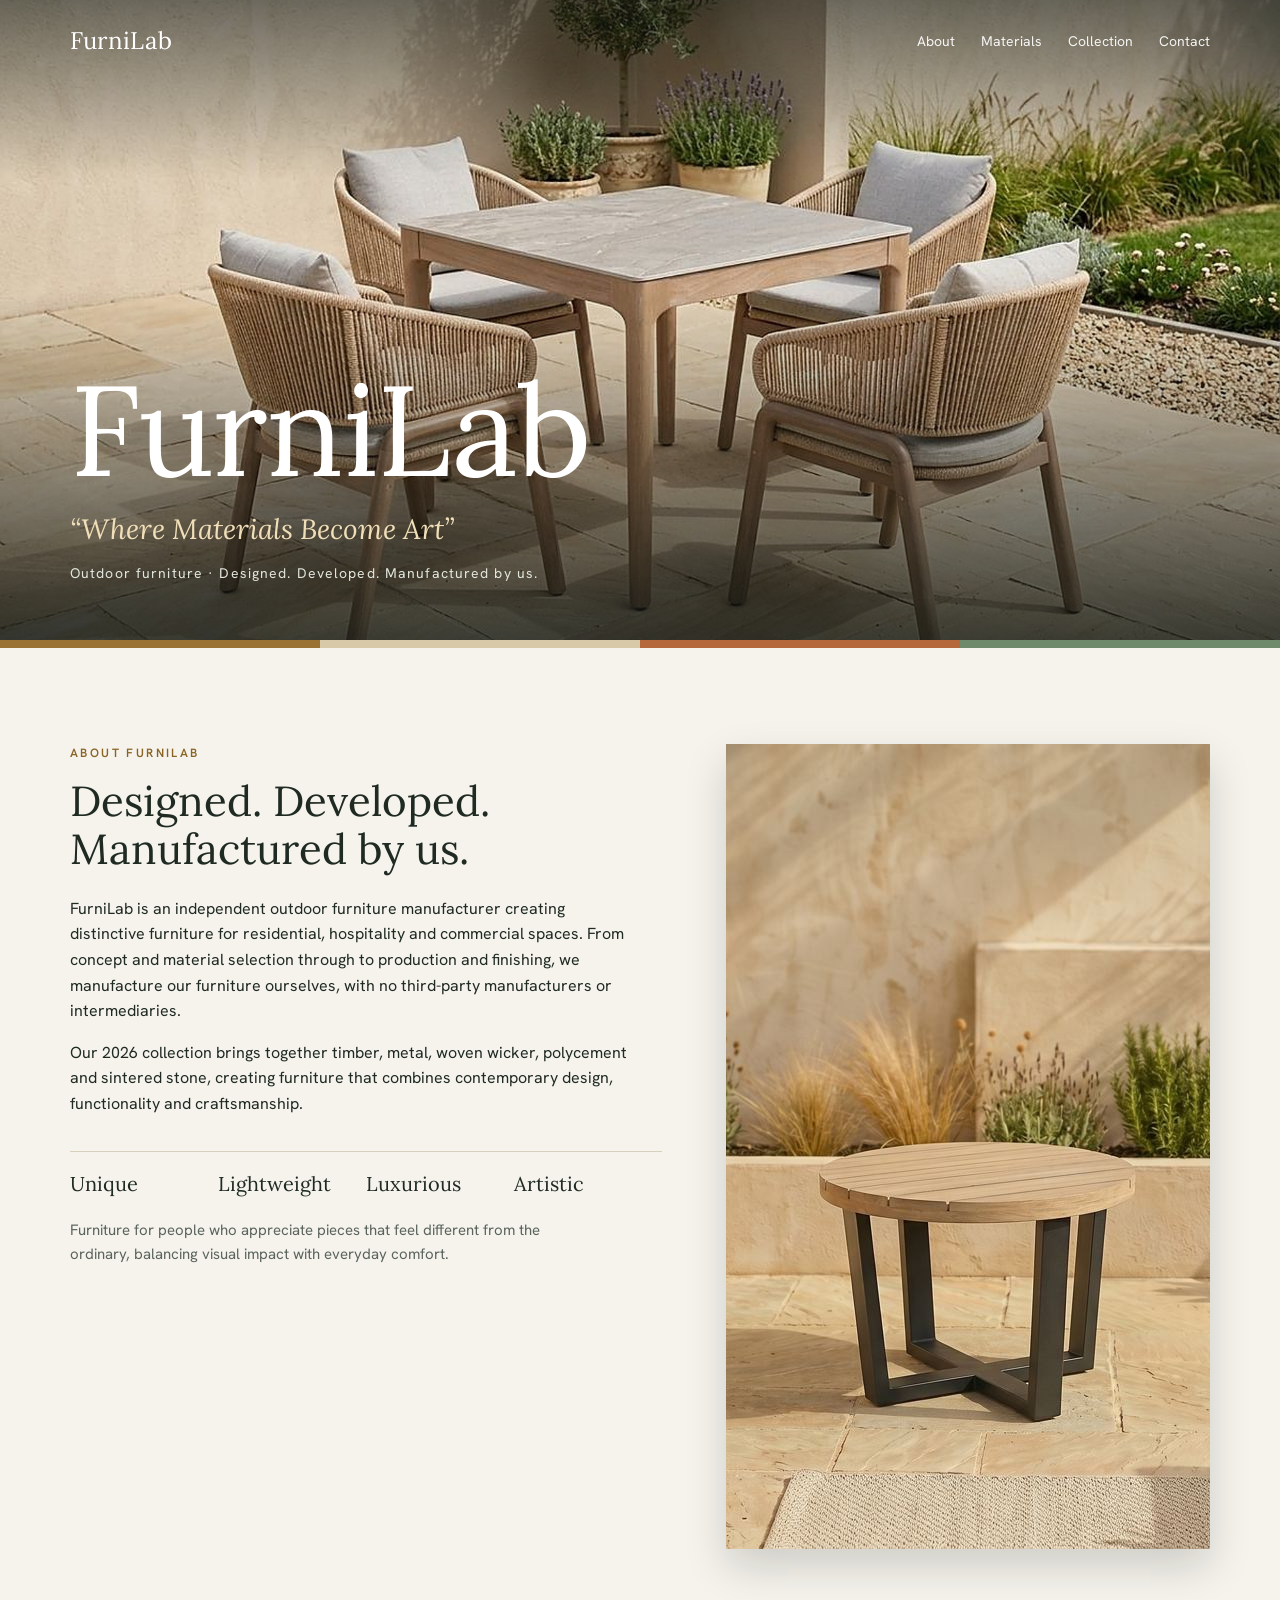
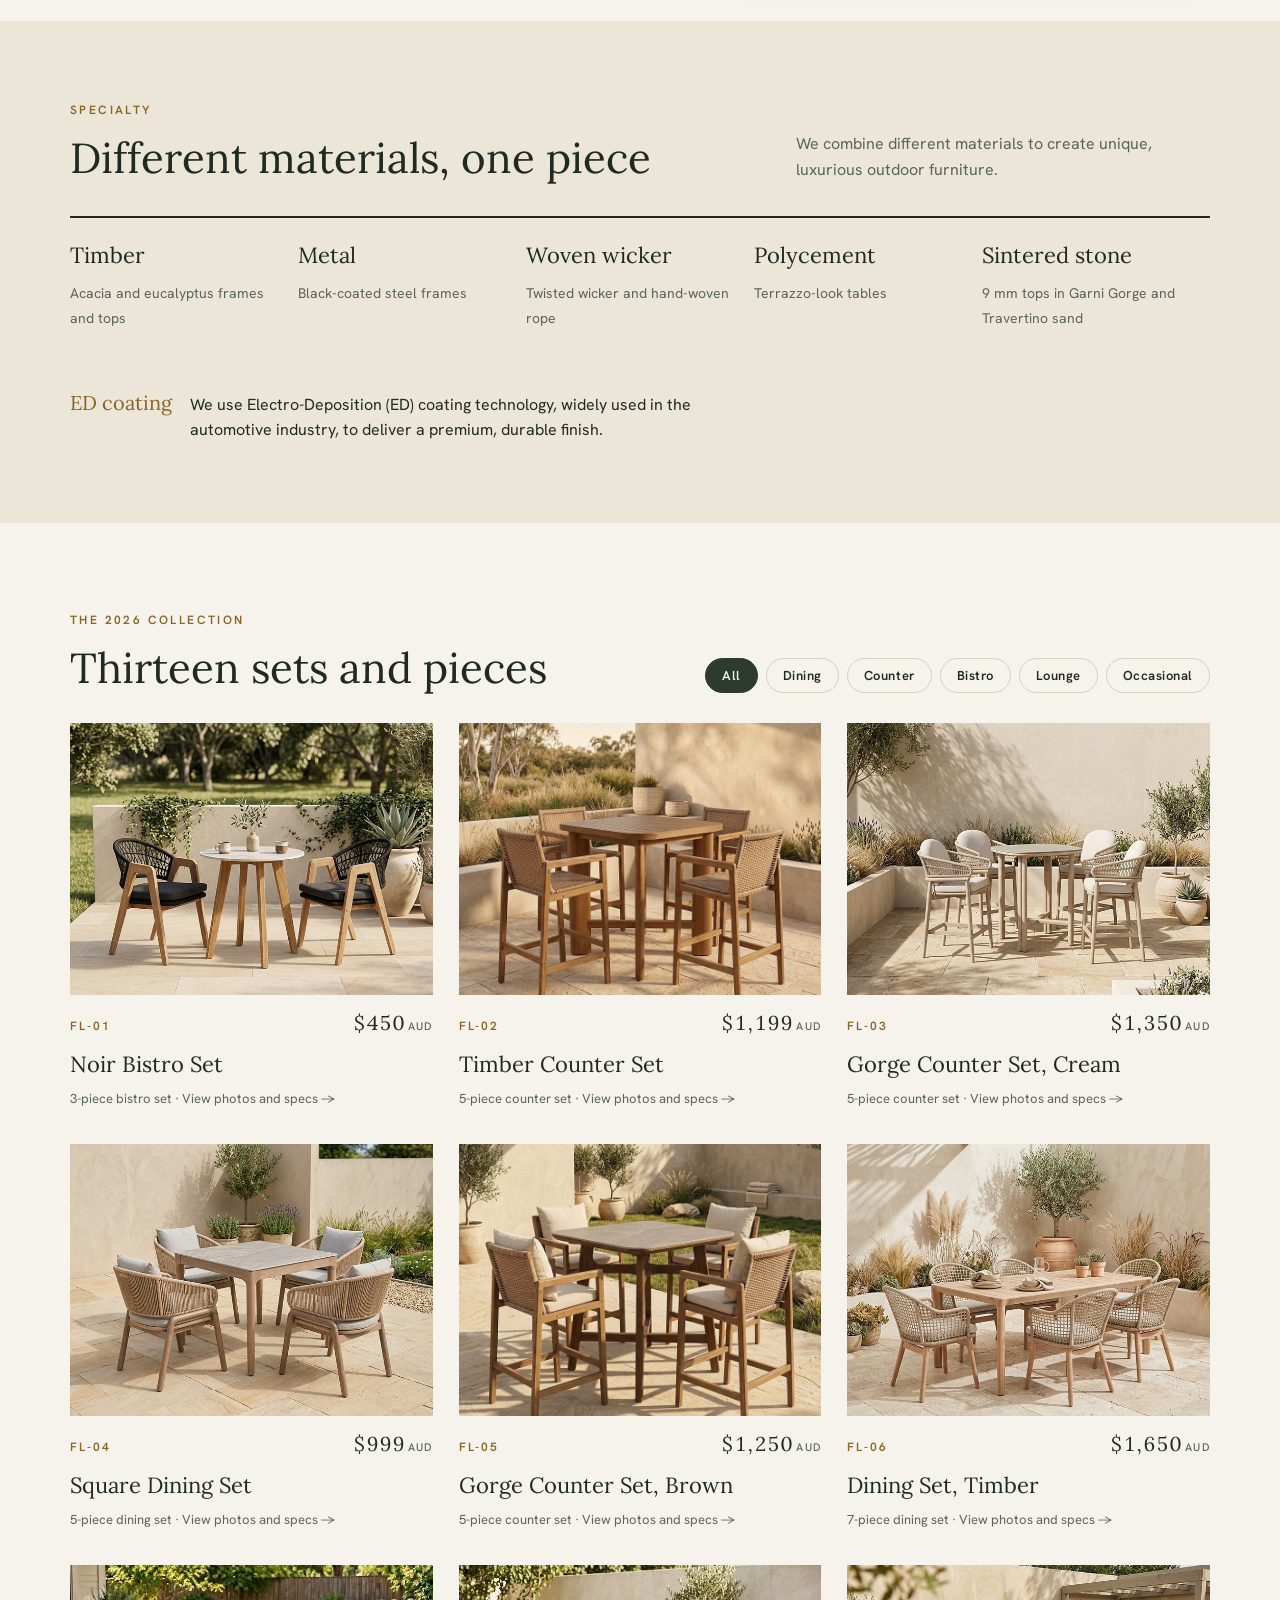
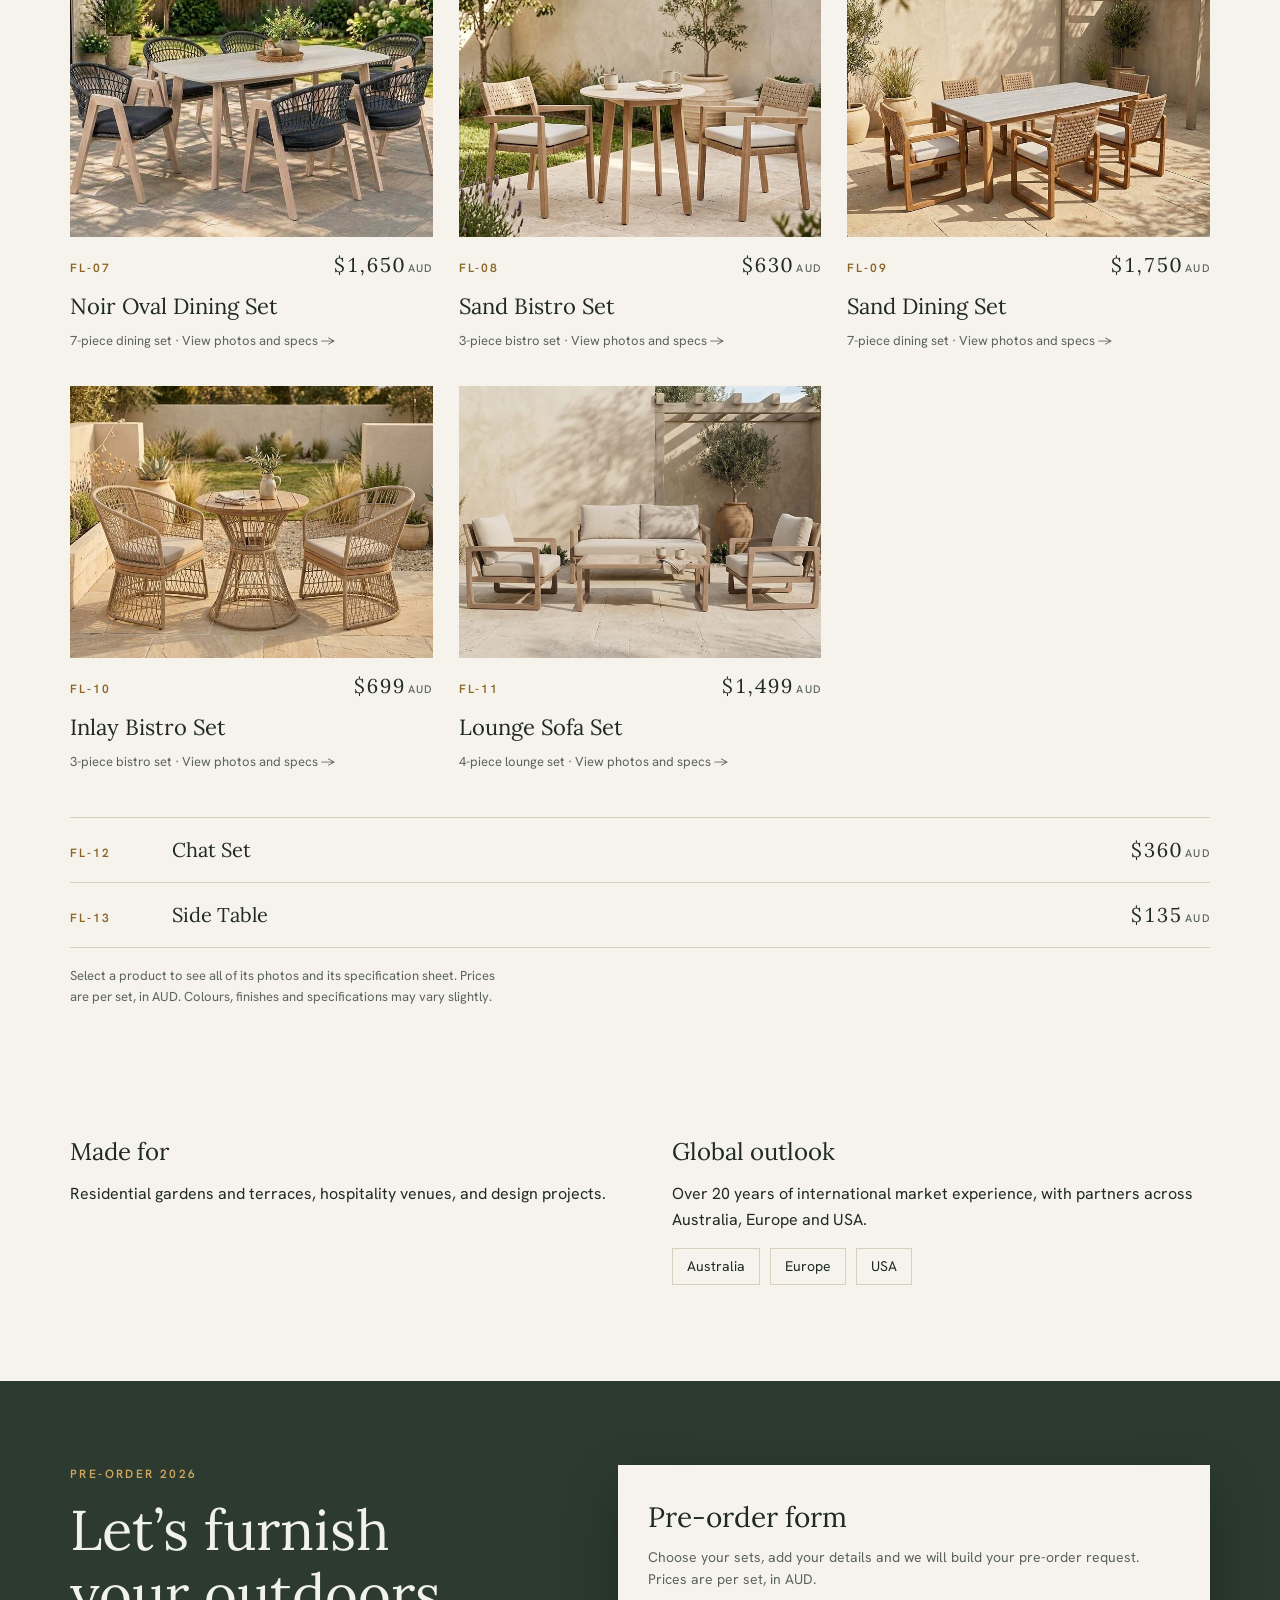
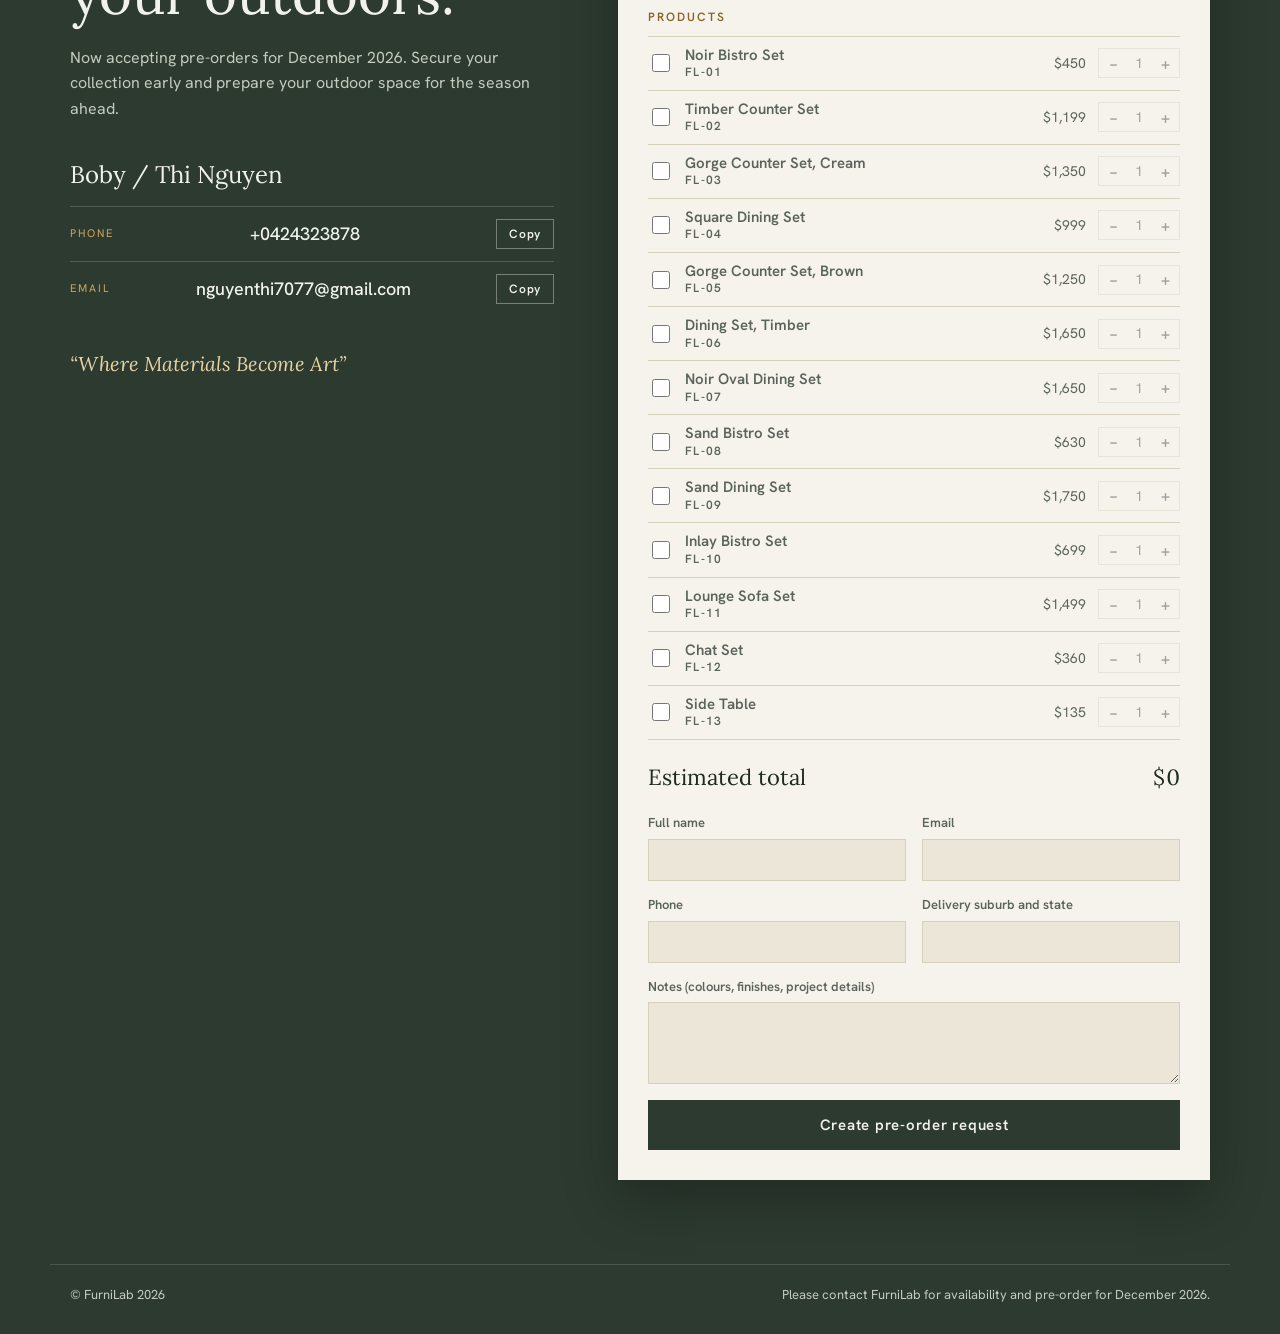
<file: furnilab-site/index3.html>
<!doctype html>
<html lang="en">
<head>
<meta charset="utf-8">
<meta name="viewport" content="width=device-width,initial-scale=1,viewport-fit=cover">
<meta name="description" content="FurniLab is an independent outdoor furniture manufacturer. Browse the 2026 collection and pre-order for December 2026.">
<title>FurniLab</title>
<link rel="stylesheet" href="https://fonts.googleapis.com/css2?family=Lora:ital,wght@0,400;0,500;1,400&family=Hanken+Grotesk:wght@400;500;600&display=swap">
<style>
/* Layout: full-bleed terrace hero with a deep-green name panel, then a wide editorial column, a filterable collection grid, and a green contact band. */
:root{
  --bg:#f5f3ec; --surface:#ebe6d8; --ink:#1f2a22; --muted:#5a645c; --line:#d6d0bd;
  --green:#2c3a2f; --on-green:#f1f2ee; --on-green-muted:#c4cbbf; --accent:#8a6425; --accent-on-green:#cfa65e;
  --display:'Lora',Georgia,serif; --body:'Hanken Grotesk',Arial,sans-serif;
}
@media (prefers-color-scheme:dark){:root:not([data-theme="light"]){
  --bg:#161b17; --surface:#1f2721; --ink:#eceee8; --muted:#a2ada4; --line:#323d35;
  --green:#0f1511; --on-green:#eceee8; --on-green-muted:#a9b3ab; --accent:#cfa65e; --accent-on-green:#cfa65e; color-scheme:dark}}
:root[data-theme="dark"]{
  --bg:#161b17; --surface:#1f2721; --ink:#eceee8; --muted:#a2ada4; --line:#323d35;
  --green:#0f1511; --on-green:#eceee8; --on-green-muted:#a9b3ab; --accent:#cfa65e; --accent-on-green:#cfa65e; color-scheme:dark}
*{box-sizing:border-box}
html{scroll-behavior:smooth}
body{margin:0;background:var(--bg);color:var(--ink);font-family:var(--body);font-size:16px;line-height:1.6;-webkit-font-smoothing:antialiased}
img{display:block;max-width:100%}
a{color:inherit}
:focus-visible{outline:2px solid var(--accent);outline-offset:3px}
.wrap{max-width:1180px;margin:0 auto;padding-left:max(20px,env(safe-area-inset-left,0px));padding-right:max(20px,env(safe-area-inset-right,0px))}
.eyebrow{font-size:12px;letter-spacing:.2em;text-transform:uppercase;color:var(--accent);font-weight:600;margin:0 0 14px}
h1,h2,h3{font-family:var(--display);font-weight:400;margin:0;text-wrap:balance}
h2{font-size:clamp(28px,4vw,42px);line-height:1.15}
p{margin:0 0 1em;max-width:62ch}

/* header */
.top{position:absolute;inset:0 0 auto 0;z-index:5;color:#fff}
.top .wrap{display:flex;align-items:center;justify-content:space-between;padding-block:22px;gap:16px}
.logo{font-family:var(--display);font-size:24px;text-decoration:none;letter-spacing:.01em}
.top nav{display:flex;gap:26px;font-size:14px}
.top nav a{text-decoration:none;opacity:.92}
.top nav a:hover{opacity:1;text-decoration:underline;text-underline-offset:5px}

/* hero */
.hero{position:relative;min-height:640px;display:flex;align-items:flex-end;background:#2c3a2f url("img/hero.jpg") center 55%/cover no-repeat;color:#fff}
.hero::before{content:"";position:absolute;inset:0;background:linear-gradient(180deg,rgba(15,21,17,.55) 0,rgba(15,21,17,0) 28%,rgba(15,21,17,0) 45%,rgba(15,21,17,.78) 100%)}
.hero .wrap{position:relative;padding-block:0 56px;width:100%}
.hero h1{font-size:clamp(54px,11vw,128px);line-height:.95;letter-spacing:-.01em}
.hero .tag{font-family:var(--display);font-style:italic;font-size:clamp(20px,2.6vw,28px);margin:16px 0 0;color:#f0dfb8}
.hero .sub{margin:10px 0 0;font-size:14px;letter-spacing:.08em;color:#e2e6dd}
.strip{height:8px;background:linear-gradient(90deg,#9a7233 0 25%,#d8c9a8 25% 50%,#b5683c 50% 75%,#6f8a6a 75%)}

/* about */
.about{padding-block:96px 72px}
.about .grid{display:grid;grid-template-columns:1.1fr .9fr;gap:64px;align-items:start}
.about h2{margin-bottom:22px}
.about .photo{aspect-ratio:4/5;object-fit:cover;width:100%;box-shadow:0 18px 40px rgba(0,0,0,.16)}
.pillars{display:grid;grid-template-columns:repeat(4,1fr);gap:0;margin-top:34px;border-top:1px solid var(--line)}
.pillars div{padding:16px 14px 0 0;font-family:var(--display);font-size:20px}
.pillars small{display:block;font-family:var(--body);font-size:13px;color:var(--muted);margin-top:4px;line-height:1.45}

/* materials */
.materials{background:var(--surface);padding-block:80px}
.materials .head{display:flex;justify-content:space-between;gap:40px;flex-wrap:wrap;align-items:end;margin-bottom:34px}
.mat-list{display:grid;grid-template-columns:repeat(5,1fr);gap:0;border-top:2px solid var(--ink)}
.mat-list div{padding:20px 18px 22px 0}
.mat-list b{display:block;font-family:var(--display);font-weight:400;font-size:22px;margin-bottom:6px}
.mat-list span{font-size:14px;color:var(--muted)}
.ed{margin-top:34px;display:grid;grid-template-columns:auto 1fr;gap:18px;align-items:baseline;max-width:820px}
.ed h3{font-size:20px;color:var(--accent)}
.ed p{margin:0}

/* collection */
.collection{padding-block:88px 40px}
.collection .head{display:flex;justify-content:space-between;align-items:end;gap:24px;flex-wrap:wrap;margin-bottom:30px}
.chips{display:flex;flex-wrap:wrap;gap:8px}
.chip{font:600 13px var(--body);letter-spacing:.04em;padding:8px 16px;border:1px solid var(--line);background:transparent;color:var(--ink);cursor:pointer;border-radius:999px}
.chip[aria-pressed="true"]{background:var(--green);border-color:var(--green);color:var(--on-green)}
.cards{display:grid;grid-template-columns:repeat(3,1fr);gap:34px 26px}
.card{text-decoration:none;color:inherit;display:flex;flex-direction:column;gap:12px;min-width:0}
.card[hidden]{display:none}
.card .ph{aspect-ratio:4/3;overflow:hidden;background:var(--surface)}
.card img{width:100%;height:100%;object-fit:cover;transition:transform .5s}
.card:hover img{transform:scale(1.03)}
.card .row{display:flex;justify-content:space-between;align-items:baseline;gap:12px}
.card .more{font-size:13px;color:var(--muted)}.card:hover .more{color:var(--accent)}.card:hover h3{text-decoration:underline;text-underline-offset:5px}.card .code{font-size:12px;letter-spacing:.16em;color:var(--accent);font-weight:600}
.card h3{font-size:22px;line-height:1.2}
.price{font-family:var(--display);font-size:20px;white-space:nowrap;font-variant-numeric:tabular-nums}
.price small{font:500 11px var(--body);letter-spacing:.12em;color:var(--muted);margin-left:3px}
.occ{margin-top:44px;border-top:1px solid var(--line)}
.occ .r{text-decoration:none;color:inherit;display:grid;grid-template-columns:90px 1fr auto;gap:12px;padding:16px 0;border-bottom:1px solid var(--line);align-items:baseline}
.occ .r .code{font-size:12px;letter-spacing:.16em;color:var(--accent);font-weight:600}
.occ .r[hidden]{display:none}
.note{font-size:13px;color:var(--muted);margin-top:18px}

/* reach */
.reach{padding-block:72px 96px}
.reach .grid{display:grid;grid-template-columns:1fr 1fr;gap:64px}
.reach h3{font-size:24px;margin-bottom:10px}
.regions{display:flex;gap:10px;flex-wrap:wrap;margin-top:16px}
.regions span{border:1px solid var(--line);padding:6px 14px;font-size:14px}

/* contact */
.contact{background:var(--green);color:var(--on-green);padding-block:84px}
.contact .eyebrow{color:var(--accent-on-green)}
.contact h2{font-size:clamp(32px,5vw,56px);max-width:16ch}
.contact .lead{color:var(--on-green-muted);margin-top:18px}
.contact .person{margin-top:34px;display:grid;gap:12px;max-width:520px}
.contact .name{font-family:var(--display);font-size:24px}
.line{display:flex;align-items:center;justify-content:space-between;gap:14px;border-top:1px solid rgba(255,255,255,.18);padding-top:12px;flex-wrap:wrap}
.line span{font-size:11px;letter-spacing:.18em;text-transform:uppercase;color:var(--accent-on-green)}
.line b{font-weight:500;font-size:18px;user-select:all;overflow-wrap:anywhere}
.copy{font:600 12px var(--body);letter-spacing:.06em;color:var(--on-green);background:transparent;border:1px solid rgba(255,255,255,.35);padding:6px 12px;cursor:pointer}
.copy:hover{background:rgba(255,255,255,.1)}
.contact .quote{font-family:var(--display);font-style:italic;font-size:20px;color:#e8d3a5;margin-top:44px}
footer{background:var(--green);color:var(--on-green-muted);font-size:13px;padding-block:0 28px}
footer .wrap{border-top:1px solid rgba(255,255,255,.14);padding-top:20px;display:flex;justify-content:space-between;gap:12px;flex-wrap:wrap}

@media (max-width:900px){
  .about .grid,.reach .grid{grid-template-columns:1fr;gap:36px}
  .about .photo{aspect-ratio:4/3}
  .mat-list{grid-template-columns:repeat(2,1fr)}
  .cards{grid-template-columns:repeat(2,1fr)}
  .pillars{grid-template-columns:repeat(2,1fr);row-gap:10px}
}
@media (max-width:560px){
  .top nav{gap:14px;font-size:13px}
  .top nav a:nth-child(n+3){display:none}
  .hero{min-height:560px}
  .cards{grid-template-columns:1fr}
  .about{padding-block:64px 48px}
  .ed{grid-template-columns:1fr;gap:6px}
  .occ .r{grid-template-columns:70px 1fr auto}
}
@media (prefers-reduced-motion:reduce){html{scroll-behavior:auto}.card img{transition:none}}

.cgrid{display:grid;grid-template-columns:.9fr 1.1fr;gap:64px;align-items:start}
.cinfo{min-width:0}
.po{background:var(--bg);color:var(--ink);padding:30px;min-width:0;box-shadow:0 20px 50px rgba(0,0,0,.25)}
.po h3{font-size:28px;margin-bottom:6px}
.po .hint{color:var(--muted);font-size:14px;margin-bottom:18px}
.po fieldset{border:0;padding:0;margin:0 0 6px;min-width:0}
.po legend{font-size:12px;letter-spacing:.16em;text-transform:uppercase;color:var(--accent);font-weight:600;padding:0 0 8px}
.po .it{display:grid;grid-template-columns:auto 1fr auto auto;gap:12px;align-items:center;padding:9px 0;border-top:1px solid var(--line)}
.po .it:last-child{border-bottom:1px solid var(--line)}
.po .it input[type=checkbox]{width:18px;height:18px;accent-color:var(--green)}
.po .it label{display:block;min-width:0;cursor:pointer;font-size:15px;line-height:1.3}
.po .it label small{display:block;color:var(--muted);font-size:12px;letter-spacing:.1em}
.po .it .p{font-variant-numeric:tabular-nums;font-size:14px;color:var(--muted);white-space:nowrap}
.po .qty{display:flex;align-items:center;border:1px solid var(--line);opacity:.4}
.po .it.on .qty{opacity:1}
.po .qty button{width:28px;height:28px;border:0;background:transparent;color:var(--ink);font:600 16px var(--body);cursor:pointer}
.po .qty output{min-width:24px;text-align:center;font-size:14px;font-variant-numeric:tabular-nums}
.po .total{display:flex;justify-content:space-between;align-items:baseline;padding:14px 0 18px;font-family:var(--display);font-size:22px}
.po .total b{font-weight:400;font-variant-numeric:tabular-nums}
.po .fields{display:grid;grid-template-columns:1fr 1fr;gap:14px 16px;margin-bottom:14px}
.po label{font-size:13px;font-weight:600;color:var(--muted);display:block;min-width:0}
.po input[type=text],.po input:not([type]),.po input[type=email],.po input[type=tel],.po textarea{display:block;width:100%;margin-top:5px;padding:10px 12px;font:400 15px var(--body);color:var(--ink);background:var(--surface);border:1px solid var(--line);border-radius:0}
.po textarea{resize:vertical}
.po .err{color:#b3261e;font-size:14px;margin:12px 0 0}
:root[data-theme="dark"] .po .err{color:#ff9e94}
@media (prefers-color-scheme:dark){:root:not([data-theme="light"]) .po .err{color:#ff9e94}}
.po .submit{margin-top:16px;width:100%;background:var(--green);color:var(--on-green);border:0;padding:15px;font:600 15px var(--body);letter-spacing:.05em;cursor:pointer}
.po .submit:hover{filter:brightness(1.15)}
.po .result{margin-top:22px;padding-top:20px;border-top:2px solid var(--ink)}
.po .result h4{font:400 22px var(--display);margin:0 0 8px}
.po .result p{font-size:14px;color:var(--muted)}
.po .result textarea{font-size:13px;font-family:ui-monospace,Menlo,monospace}
.po .actions{display:flex;gap:12px;flex-wrap:wrap;margin-top:12px}
.po .copy2,.po .mail{font:600 14px var(--body);padding:11px 18px;border:1px solid var(--ink);background:transparent;color:var(--ink);cursor:pointer;text-decoration:none}
.po .copy2{background:var(--ink);color:var(--bg)}
@media (max-width:900px){.cgrid{grid-template-columns:1fr;gap:40px}}
@media (max-width:560px){.po{padding:20px 16px}.po .fields{grid-template-columns:1fr}.po .it{grid-template-columns:auto 1fr auto;row-gap:6px}.po .it .p{grid-column:2}.po .it .qty{grid-column:3;grid-row:1 / span 2}}
</style>
</head>
<body>

<header class="top"><div class="wrap"><a class="logo" href="#top">FurniLab</a><nav><a href="#about">About</a><a href="#materials">Materials</a><a href="#collection">Collection</a><a href="#contact">Contact</a></nav></div></header>

<section class="hero" id="top">
  <div class="wrap">
    <h1>FurniLab</h1>
    <p class="tag">&ldquo;Where Materials Become Art&rdquo;</p>
    <p class="sub">Outdoor furniture &middot; Designed. Developed. Manufactured by us.</p>
  </div>
</section>
<div class="strip"></div>

<section class="about" id="about"><div class="wrap grid">
  <div>
    <p class="eyebrow">About FurniLab</p>
    <h2>Designed. Developed. Manufactured by us.</h2>
    <p>FurniLab is an independent outdoor furniture manufacturer creating distinctive furniture for residential, hospitality and commercial spaces. From concept and material selection through to production and finishing, we manufacture our furniture ourselves, with no third-party manufacturers or intermediaries.</p>
    <p>Our 2026 collection brings together timber, metal, woven wicker, polycement and sintered stone, creating furniture that combines contemporary design, functionality and craftsmanship.</p>
    <div class="pillars" aria-label="Why FurniLab">
      <div>Unique</div><div>Lightweight</div><div>Luxurious</div><div>Artistic</div>
    </div>
    <p style="margin-top:18px;color:var(--muted);font-size:15px">Furniture for people who appreciate pieces that feel different from the ordinary, balancing visual impact with everyday comfort.</p>
  </div>
  <img class="photo" src="img/about.jpg" alt="A round timber and steel table in a sunlit courtyard with olive trees and terracotta pots" width="1200" height="805" loading="lazy">
</div></section>

<section class="materials" id="materials"><div class="wrap">
  <div class="head">
    <div><p class="eyebrow">Specialty</p><h2>Different materials, one piece</h2></div>
    <p style="max-width:46ch;margin:0;color:var(--muted)">We combine different materials to create unique, luxurious outdoor furniture.</p>
  </div>
  <div class="mat-list">
    <div><b>Timber</b><span>Acacia and eucalyptus frames and tops</span></div>
    <div><b>Metal</b><span>Black-coated steel frames</span></div>
    <div><b>Woven wicker</b><span>Twisted wicker and hand-woven rope</span></div>
    <div><b>Polycement</b><span>Terrazzo-look tables</span></div>
    <div><b>Sintered stone</b><span>9 mm tops in Garni Gorge and Travertino sand</span></div>
  </div>
  <div class="ed"><h3>ED coating</h3><p>We use Electro-Deposition (ED) coating technology, widely used in the automotive industry, to deliver a premium, durable finish.</p></div>
</div></section>

<section class="collection" id="collection"><div class="wrap">
  <div class="head">
    <div><p class="eyebrow">The 2026 collection</p><h2>Thirteen sets and pieces</h2></div>
    <div class="chips" role="group" aria-label="Filter the collection">
      <button class="chip" data-f="all" aria-pressed="true">All</button>
      <button class="chip" data-f="dining" aria-pressed="false">Dining</button>
      <button class="chip" data-f="counter" aria-pressed="false">Counter</button>
      <button class="chip" data-f="bistro" aria-pressed="false">Bistro</button>
      <button class="chip" data-f="lounge" aria-pressed="false">Lounge</button>
      <button class="chip" data-f="occasional" aria-pressed="false">Occasional</button>
    </div>
  </div>
  <div class="cards" id="cards"></div>
  <div class="occ" id="occ"></div>
  <p class="note">Select a product to see all of its photos and its specification sheet. Prices are per set, in AUD. Colours, finishes and specifications may vary slightly.</p>
</div></section>

<section class="reach"><div class="wrap grid">
  <div><h3>Made for</h3><p>Residential gardens and terraces, hospitality venues, and design projects.</p></div>
  <div><h3>Global outlook</h3><p>Over 20 years of international market experience, with partners across Australia, Europe and USA.</p>
    <div class="regions"><span>Australia</span><span>Europe</span><span>USA</span></div></div>
</div></section>

<section class="contact" id="contact"><div class="wrap cgrid">
  <div class="cinfo">
    <p class="eyebrow">Pre-order 2026</p>
    <h2>Let&rsquo;s furnish your outdoors.</h2>
    <p class="lead">Now accepting pre-orders for December 2026. Secure your collection early and prepare your outdoor space for the season ahead.</p>
    <div class="person">
      <div class="name">Boby / Thi Nguyen</div>
      <div class="line"><span>Phone</span><b>+0424323878</b><button class="copy" type="button" data-copy="+0424323878">Copy</button></div>
      <div class="line"><span>Email</span><b>nguyenthi7077@gmail.com</b><button class="copy" type="button" data-copy="nguyenthi7077@gmail.com">Copy</button></div>
    </div>
    <p class="quote">&ldquo;Where Materials Become Art&rdquo;</p>
  </div>
  <form class="po" id="preorder" novalidate>
    <h3>Pre-order form</h3>
    <p class="hint">Choose your sets, add your details and we will build your pre-order request. Prices are per set, in AUD.</p>
    <fieldset class="items"><legend>Products</legend><div id="poItems"></div></fieldset>
    <div class="total"><span>Estimated total</span><b id="poTotal">$0</b></div>
    <div class="fields">
      <label for="poName">Full name<input id="poName" name="name" autocomplete="name" required></label>
      <label for="poEmail">Email<input id="poEmail" name="email" type="email" autocomplete="email" required></label>
      <label for="poPhone">Phone<input id="poPhone" name="phone" type="tel" autocomplete="tel"></label>
      <label for="poWhere">Delivery suburb and state<input id="poWhere" name="where" autocomplete="address-level2"></label>
    </div>
    <label for="poNotes" class="notes">Notes (colours, finishes, project details)<textarea id="poNotes" name="notes" rows="3"></textarea></label>
    <p class="err" id="poErr" role="alert" hidden></p>
    <button class="submit" type="submit">Create pre-order request</button>
    <div class="result" id="poResult" hidden>
      <h4>Your pre-order request is ready</h4>
      <p>It has not been sent yet. Copy it and send it to <b>nguyenthi7077@gmail.com</b>, or message <b>+0424323878</b>, and Boby / Thi will confirm your pre-order.</p>
      <textarea id="poText" readonly rows="10" aria-label="Pre-order request text"></textarea>
      <div class="actions"><button type="button" class="copy2" id="poCopy">Copy request</button><a id="poMail" class="mail" href="#">Open in email app</a></div>
    </div>
  </form>
</div></section>
<footer><div class="wrap"><span>&copy; FurniLab 2026</span><span>Please contact FurniLab for availability and pre-order for December 2026.</span></div></footer>

<script>
var ITEMS=[["FL-01", "Noir Bistro Set", 450, "bistro", "img/fl01-card.jpg", "3-piece bistro set", "fl-01.html"], ["FL-02", "Timber Counter Set", 1199, "counter", "img/fl02-card.jpg", "5-piece counter set", "fl-02.html"], ["FL-03", "Gorge Counter Set, Cream", 1350, "counter", "img/fl03-card.jpg", "5-piece counter set", "fl-03.html"], ["FL-04", "Square Dining Set", 999, "dining", "img/fl04-card.jpg", "5-piece dining set", "fl-04.html"], ["FL-05", "Gorge Counter Set, Brown", 1250, "counter", "img/fl05-card.jpg", "5-piece counter set", "fl-05.html"], ["FL-06", "Dining Set, Timber", 1650, "dining", "img/fl06-card.jpg", "7-piece dining set", "fl-06.html"], ["FL-07", "Noir Oval Dining Set", 1650, "dining", "img/fl07-card.jpg", "7-piece dining set", "fl-07.html"], ["FL-08", "Sand Bistro Set", 630, "bistro", "img/fl08-card.jpg", "3-piece bistro set", "fl-08.html"], ["FL-09", "Sand Dining Set", 1750, "dining", "img/fl09-card.jpg", "7-piece dining set", "fl-09.html"], ["FL-10", "Inlay Bistro Set", 699, "bistro", "img/fl10-card.jpg", "3-piece bistro set", "fl-10.html"], ["FL-11", "Lounge Sofa Set", 1499, "lounge", "img/fl11-card.jpg", "4-piece lounge set", "fl-11.html"]];
var OCC=[["FL-12", "Chat Set", 360, "fl-12.html"], ["FL-13", "Side Table", 135, "fl-13.html"]];
function fmt(n){return "$"+n.toLocaleString("en-AU")}
var cards=document.getElementById("cards"),occ=document.getElementById("occ");
ITEMS.forEach(function(it){
  var a=document.createElement("a");a.className="card";a.href=it[6];a.dataset.cat=it[3];
  a.innerHTML='<div class="ph"><img src="'+it[4]+'" alt="'+it[1]+' on an outdoor terrace" loading="lazy"></div><div class="row"><span class="code">'+it[0]+'</span><span class="price">'+fmt(it[2])+'<small>AUD</small></span></div><h3>'+it[1]+'</h3><span class="more">'+it[5]+' &middot; View photos and specs &rarr;</span>';
  cards.appendChild(a);
});
OCC.forEach(function(o){
  var r=document.createElement("a");r.className="r";r.href=o[3];r.dataset.cat="occasional";
  r.innerHTML='<span class="code">'+o[0]+'</span><h3 style="font-size:20px">'+o[1]+'</h3><span class="price">'+fmt(o[2])+'<small>AUD</small></span>';
  occ.appendChild(r);
});
var chips=document.querySelectorAll(".chip");
chips.forEach(function(c){c.addEventListener("click",function(){
  var f=c.dataset.f;
  chips.forEach(function(x){x.setAttribute("aria-pressed",x===c?"true":"false")});
  document.querySelectorAll(".card").forEach(function(e){e.hidden=!(f==="all"||e.dataset.cat===f)});
  document.querySelectorAll(".occ .r").forEach(function(e){e.hidden=!(f==="all"||f==="occasional")});
  occ.style.display=(f==="all"||f==="occasional")?"":"none";
  cards.style.display=f==="occasional"?"none":"";
})});
document.querySelectorAll(".copy").forEach(function(b){b.addEventListener("click",function(){
  var t=b.dataset.copy,done=function(){var o=b.textContent;b.textContent="Copied";setTimeout(function(){b.textContent=o},1400)};
  try{navigator.clipboard.writeText(t).then(done,function(){sel(b)})}catch(e){sel(b)}
})});
function sel(b){var n=b.parentNode.querySelector("b"),r=document.createRange();r.selectNodeContents(n);var s=getSelection();s.removeAllRanges();s.addRange(r)}

/* Paste your free Web3Forms access key between the quotes to send pre-orders straight to your email */
var FORM_KEY="16944aca-a116-47bf-840e-485167380115";
(function(){
var all=ITEMS.map(function(i){return{code:i[0],name:i[1],price:i[2]}}).concat(OCC.map(function(o){return{code:o[0],name:o[1],price:o[2]}}));
var box=document.getElementById("poItems"),state={};
var pre=""; try{pre=localStorage.getItem("fl-pre")||"";localStorage.removeItem("fl-pre")}catch(e){}
all.forEach(function(p){
  var row=document.createElement("div");row.className="it";
  row.innerHTML='<input type="checkbox" id="po-'+p.code+'"><label for="po-'+p.code+'">'+p.name+'<small>'+p.code+'</small></label><span class="p">'+fmt(p.price)+'</span><div class="qty"><button type="button" aria-label="Fewer '+p.name+'">&minus;</button><output>1</output><button type="button" aria-label="More '+p.name+'">+</button></div>';
  box.appendChild(row);
  var cb=row.querySelector("input"),out=row.querySelector("output"),bs=row.querySelectorAll("button");
  state[p.code]={on:false,qty:1,p:p};
  function sync(){row.classList.toggle("on",cb.checked);state[p.code].on=cb.checked;out.textContent=state[p.code].qty;total()}
  cb.addEventListener("change",sync);
  bs[0].addEventListener("click",function(){state[p.code].qty=Math.max(1,state[p.code].qty-1);if(!cb.checked)cb.checked=true;sync()});
  bs[1].addEventListener("click",function(){state[p.code].qty=Math.min(20,state[p.code].qty+1);if(!cb.checked)cb.checked=true;sync()});
  if(pre===p.code){cb.checked=true;sync()}
});
function total(){var t=0;for(var k in state)if(state[k].on)t+=state[k].p.price*state[k].qty;document.getElementById("poTotal").textContent=fmt(t)}
var f=document.getElementById("preorder"),err=document.getElementById("poErr"),res=document.getElementById("poResult");
f.addEventListener("submit",function(e){
  e.preventDefault();
  var chosen=[];for(var k in state)if(state[k].on)chosen.push(state[k]);
  var name=f.name.value.trim(),email=f.email.value.trim();
  var msg="";
  if(!chosen.length)msg="Choose at least one product.";
  else if(!name)msg="Enter your full name.";
  else if(!/^[^@\s]+@[^@\s]+\.[^@\s]+$/.test(email))msg="Enter a valid email address so we can reply to you.";
  err.hidden=!msg;err.textContent=msg;
  if(msg){res.hidden=true;return}
  var t=0,lines=chosen.map(function(c){var sub=c.p.price*c.qty;t+=sub;return c.p.code+"  "+c.p.name+"  x"+c.qty+"  "+fmt(sub)+" AUD"});
  var txt="FurniLab pre-order request (December 2026)\n\n"+lines.join("\n")+"\n\nEstimated total: "+fmt(t)+" AUD\n\nName: "+name+"\nEmail: "+email+"\nPhone: "+(f.phone.value.trim()||"-")+"\nDelivery: "+(f.where.value.trim()||"-")+"\nNotes: "+(f.notes.value.trim()||"-");
  document.getElementById("poText").value=txt;
  document.getElementById("poMail").href="mailto:nguyenthi7077@gmail.com?subject="+encodeURIComponent("FurniLab pre-order request")+"&body="+encodeURIComponent(txt);
  var h=res.querySelector("h4"),p=res.querySelector("p"),btn=f.querySelector(".submit");
  function show(sent){
    if(sent){h.textContent="Your pre-order request has been sent";p.innerHTML="Thank you, "+name.replace(/</g,"&lt;")+". Boby / Thi will reply to <b>"+email.replace(/</g,"&lt;")+"</b> to confirm. A copy of your request is below for your records."}
    else{h.textContent="Your pre-order request is ready";p.innerHTML="We could not send it automatically. Copy it and send it to <b>nguyenthi7077@gmail.com</b>, or message <b>+0424323878</b>, and Boby / Thi will confirm your pre-order."}
    res.hidden=false;res.scrollIntoView({behavior:"smooth",block:"nearest"});
  }
  if(!FORM_KEY){h.textContent="Your pre-order request is ready";p.innerHTML="It has not been sent yet. Copy it and send it to <b>nguyenthi7077@gmail.com</b>, or message <b>+0424323878</b>, and Boby / Thi will confirm your pre-order.";res.hidden=false;res.scrollIntoView({behavior:"smooth",block:"nearest"});return}
  btn.disabled=true;var old=btn.textContent;btn.textContent="Sending...";
  fetch("https://api.web3forms.com/submit",{method:"POST",headers:{"Content-Type":"application/json",Accept:"application/json"},body:JSON.stringify({access_key:FORM_KEY,subject:"FurniLab pre-order request from "+name,from_name:"FurniLab website",name:name,email:email,phone:f.phone.value.trim()||"-",delivery:f.where.value.trim()||"-",message:txt})})
   .then(function(r){return r.json()}).then(function(j){show(!!j.success)}).catch(function(){show(false)})
   .then(function(){btn.disabled=false;btn.textContent=old});
});
document.getElementById("poCopy").addEventListener("click",function(){
  var b=this,ta=document.getElementById("poText"),done=function(){var o=b.textContent;b.textContent="Copied";setTimeout(function(){b.textContent=o},1400)};
  try{navigator.clipboard.writeText(ta.value).then(done,function(){ta.select()})}catch(e){ta.select()}
});
})();
</script>
</body>
</html>
</file>
<file: furnilab-site/site.css>
/* FurniLab product pages: large lifestyle photo beside the spec list, then the specification sheet and detail photos, then the enquiry band. */
:root{--bg:#f5f3ec;--surface:#ebe6d8;--tile:#f4f3ef;--ink:#1f2a22;--muted:#5a645c;--line:#d6d0bd;--green:#2c3a2f;--on-green:#f1f2ee;--on-green-muted:#c4cbbf;--accent:#8a6425;--accent-on-green:#cfa65e;--display:'Lora',Georgia,serif;--body:'Hanken Grotesk',Arial,sans-serif}
@media (prefers-color-scheme:dark){:root:not([data-theme="light"]){--bg:#161b17;--surface:#1f2721;--tile:#e9e8e2;--ink:#eceee8;--muted:#a2ada4;--line:#323d35;--green:#0f1511;--on-green:#eceee8;--on-green-muted:#a9b3ab;--accent:#cfa65e;color-scheme:dark}}
:root[data-theme="dark"]{--bg:#161b17;--surface:#1f2721;--tile:#e9e8e2;--ink:#eceee8;--muted:#a2ada4;--line:#323d35;--green:#0f1511;--on-green:#eceee8;--on-green-muted:#a9b3ab;--accent:#cfa65e;color-scheme:dark}
*{box-sizing:border-box}
html{scroll-behavior:smooth}
body{margin:0;background:var(--bg);color:var(--ink);font-family:var(--body);font-size:16px;line-height:1.6;-webkit-font-smoothing:antialiased}
img{display:block;max-width:100%}
a{color:inherit}
:focus-visible{outline:2px solid var(--accent);outline-offset:3px}
h1,h2,h3{font-family:var(--display);font-weight:400;margin:0;text-wrap:balance}
p{margin:0 0 1em;max-width:62ch}
.wrap{max-width:1180px;margin:0 auto;padding-left:max(20px,env(safe-area-inset-left,0px));padding-right:max(20px,env(safe-area-inset-right,0px))}
.bar{background:var(--green);color:var(--on-green)}
.bar .wrap{display:flex;align-items:center;justify-content:space-between;gap:16px;padding-block:16px}
.bar a{text-decoration:none}
.bar .logo{font-family:var(--display);font-size:22px}
.bar .back{font-size:14px;opacity:.92}
.bar .back:hover{text-decoration:underline;text-underline-offset:5px}
.strip{height:6px;background:linear-gradient(90deg,#9a7233 0 25%,#d8c9a8 25% 50%,#b5683c 50% 75%,#6f8a6a 75%)}
.eyebrow{font-size:12px;letter-spacing:.2em;text-transform:uppercase;color:var(--accent);font-weight:600;margin:0 0 12px}
.top{display:grid;grid-template-columns:1.25fr 1fr;gap:56px;padding-block:48px 56px;align-items:start}
.top .photo{background:var(--surface);overflow:hidden}
.top .photo img{width:100%;height:auto;cursor:zoom-in}
.info h1{font-size:clamp(34px,4.4vw,50px);line-height:1.1;margin-bottom:16px}
.price{display:flex;align-items:baseline;gap:8px;border-top:2px solid var(--ink);padding-top:14px;margin:22px 0 26px;font-family:var(--display);font-size:38px;font-variant-numeric:tabular-nums}
.price small{font:600 11px var(--body);letter-spacing:.14em;text-transform:uppercase;color:var(--muted)}
.price em{font:500 13px var(--body);font-style:normal;color:var(--muted);margin-left:auto}
.specs{margin:0 0 18px;padding:0;list-style:none;border-top:1px solid var(--line)}
.specs li{padding:12px 0;border-bottom:1px solid var(--line)}
.specs b{font-weight:600}
.specs .dim{color:var(--accent);margin-left:6px;font-weight:500;font-variant-numeric:tabular-nums;white-space:nowrap}
.specs div{color:var(--muted);font-size:14.5px;margin-top:2px}
.mats{font-size:14px;color:var(--muted)}
.mats b{color:var(--ink);font-weight:600;margin-right:6px}
.cta{display:inline-block;margin-top:26px;background:var(--green);color:var(--on-green);text-decoration:none;font-weight:600;font-size:14px;letter-spacing:.05em;padding:14px 26px}
.cta:hover{filter:brightness(1.15)}
.gallery{background:var(--surface);padding-block:64px}
.gallery h2{font-size:clamp(26px,3.4vw,36px);margin-bottom:8px}
.gallery .lead{color:var(--muted);margin-bottom:30px}
.sheet{background:#fff;box-shadow:0 0 0 1px var(--line);margin-bottom:22px}
.sheet img{width:100%;height:auto;cursor:zoom-in}
.thumbs{display:grid;grid-template-columns:repeat(3,1fr);gap:18px}
.thumbs.n2{grid-template-columns:repeat(2,1fr)}
.thumbs.n1{grid-template-columns:minmax(0,420px)}
.thumbs button{border:0;padding:0;background:var(--tile);aspect-ratio:4/3;display:flex;align-items:center;justify-content:center;cursor:zoom-in;overflow:hidden}
.thumbs img{width:100%;height:100%;object-fit:contain;transition:transform .4s}
.thumbs button:hover img{transform:scale(1.03)}
.enq{background:var(--green);color:var(--on-green);padding-block:64px}
.enq h2{font-size:clamp(28px,4vw,44px);margin-bottom:10px}
.enq .eyebrow{color:var(--accent-on-green)}
.enq p.lead{color:var(--on-green-muted)}
.enq .person{margin-top:26px;display:grid;gap:10px;max-width:520px}
.enq .name{font-family:var(--display);font-size:22px}
.line{display:flex;align-items:center;justify-content:space-between;gap:14px;border-top:1px solid rgba(255,255,255,.18);padding-top:10px;flex-wrap:wrap}
.line span{font-size:11px;letter-spacing:.18em;text-transform:uppercase;color:var(--accent-on-green)}
.line b{font-weight:500;font-size:18px;overflow-wrap:anywhere;user-select:all}
.copy{font:600 12px var(--body);letter-spacing:.06em;color:var(--on-green);background:transparent;border:1px solid rgba(255,255,255,.35);padding:6px 12px;cursor:pointer}
.copy:hover{background:rgba(255,255,255,.1)}
.pn{display:flex;justify-content:space-between;gap:20px;padding-block:28px;flex-wrap:wrap}
.pn a{text-decoration:none;display:block;min-width:0}
.pn small{display:block;font-size:11px;letter-spacing:.18em;text-transform:uppercase;color:var(--muted)}
.pn span{font-family:var(--display);font-size:20px}
.pn a:hover span{text-decoration:underline;text-underline-offset:5px}
.pn .next{text-align:right;margin-left:auto}
footer{background:var(--green);color:var(--on-green-muted);font-size:13px;padding-block:20px}
footer .wrap{display:flex;justify-content:space-between;gap:12px;flex-wrap:wrap}
dialog{border:0;padding:0;background:transparent;max-width:100vw;max-height:100vh;width:100vw;height:100vh}
dialog::backdrop{background:rgba(10,14,11,.88)}
dialog .in{width:100%;height:100%;display:flex;align-items:center;justify-content:center;padding:max(24px,env(safe-area-inset-top,0px)) 24px 24px}
dialog img{max-width:100%;max-height:100%;object-fit:contain;background:#fff}
dialog .x{position:fixed;top:max(14px,env(safe-area-inset-top,0px));right:max(14px,env(safe-area-inset-right,0px));font:600 14px var(--body);color:#fff;background:rgba(0,0,0,.55);border:1px solid rgba(255,255,255,.4);padding:8px 14px;cursor:pointer}
@media (max-width:860px){.top{grid-template-columns:1fr;gap:28px;padding-block:28px 40px}}
@media (max-width:520px){.thumbs,.thumbs.n2{grid-template-columns:1fr 1fr;gap:10px}.thumbs.n1{grid-template-columns:1fr}.price{font-size:32px}}
@media (prefers-reduced-motion:reduce){html{scroll-behavior:auto}.thumbs img{transition:none}}
</file>
